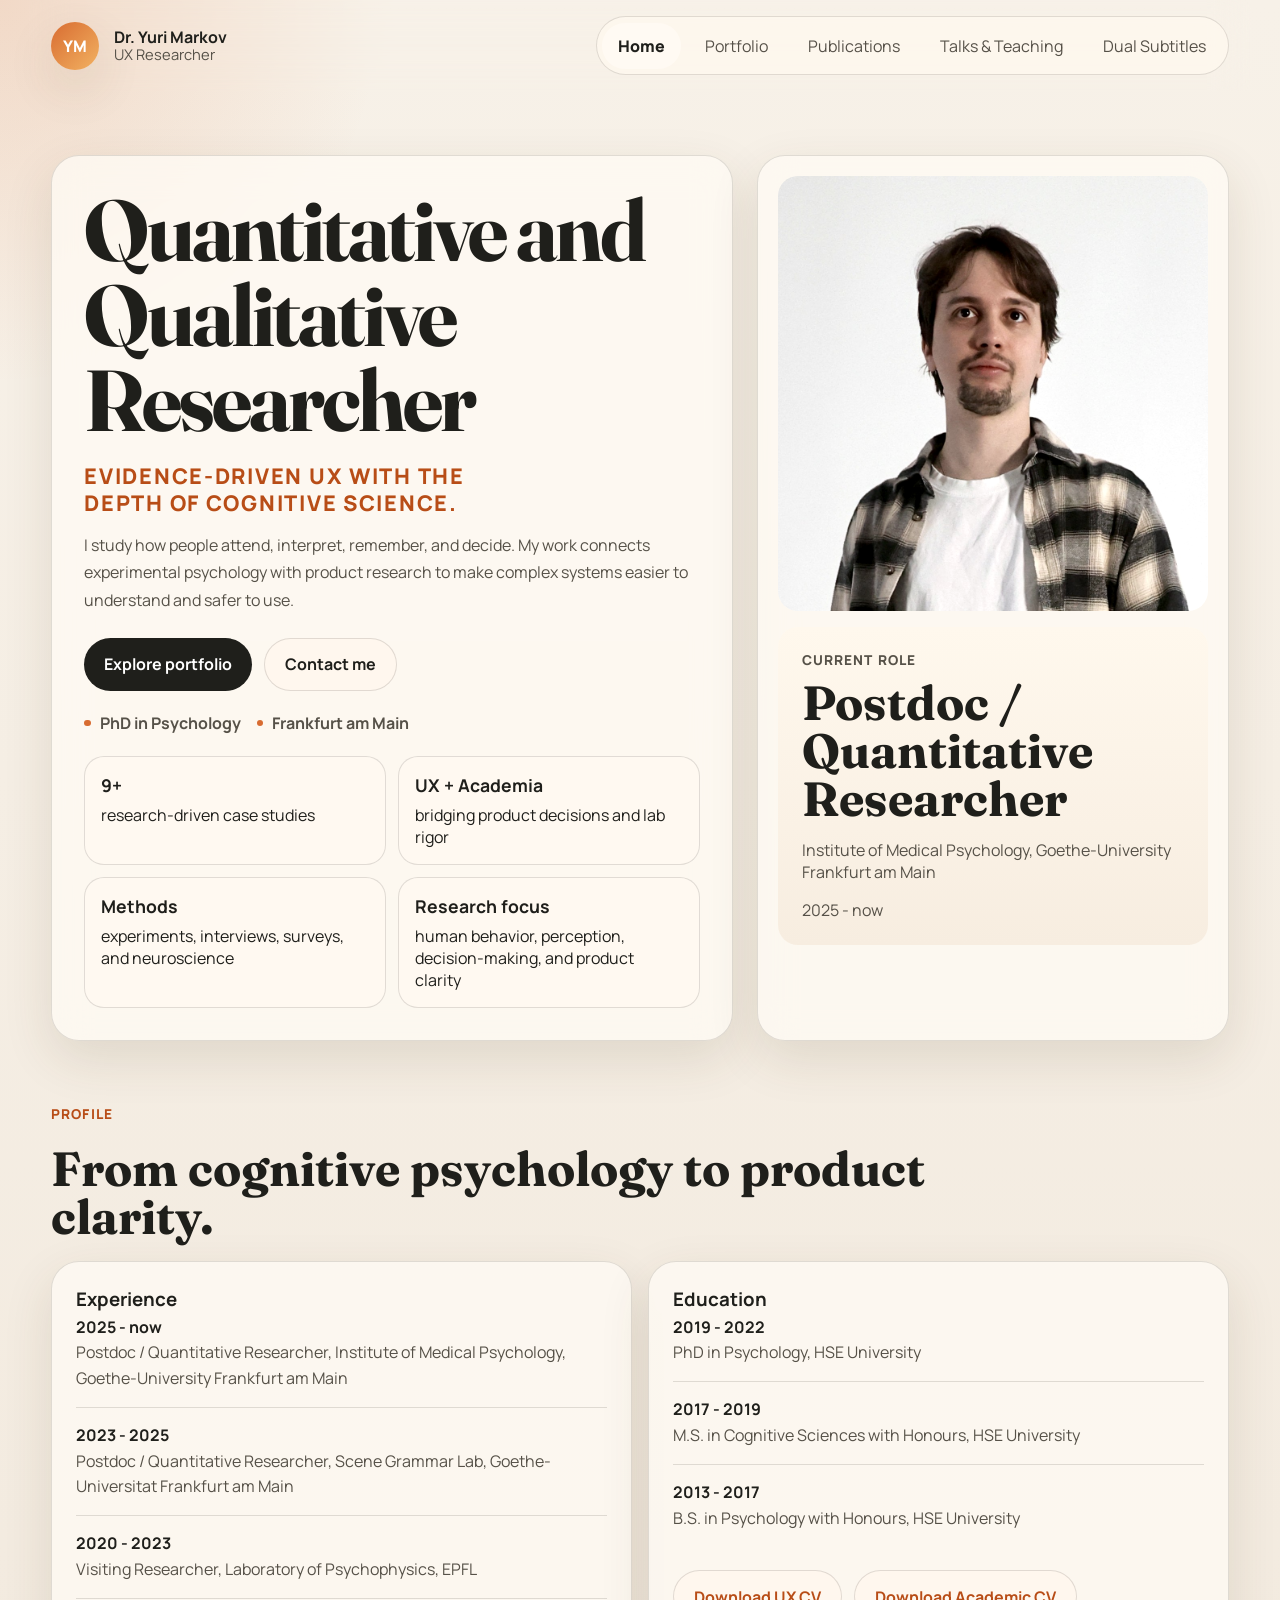
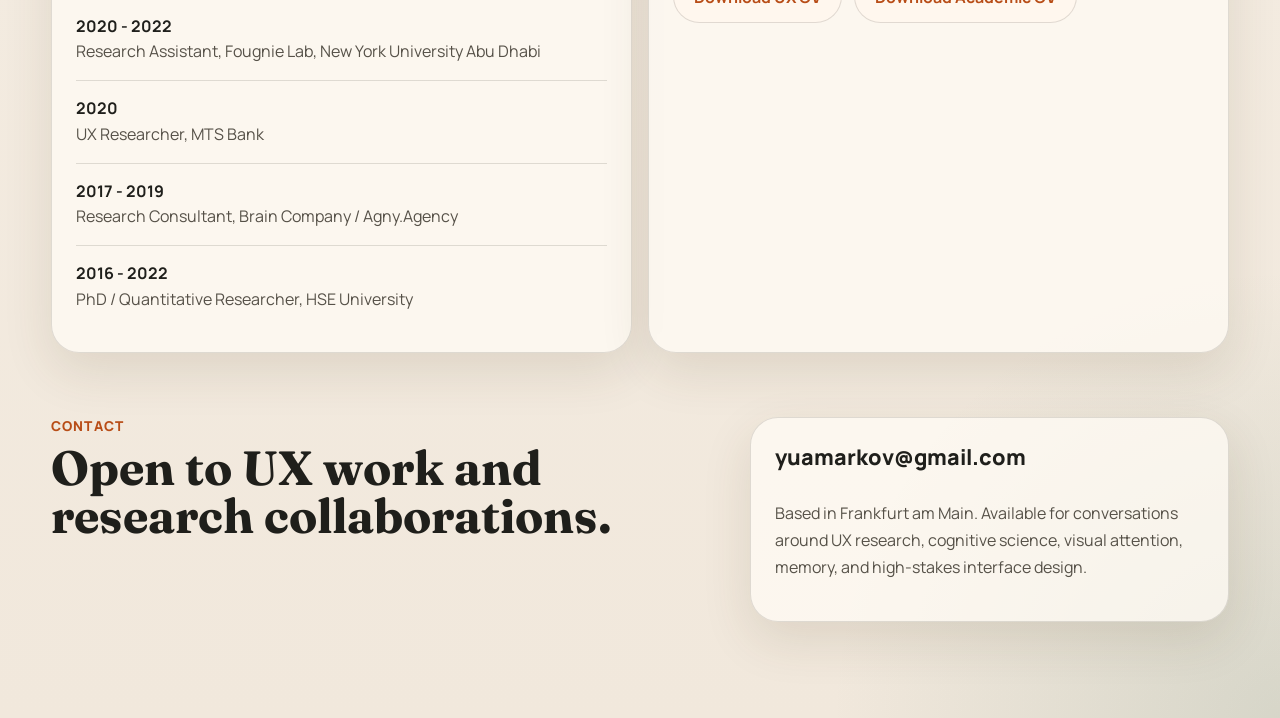
<file: index.html>
<!DOCTYPE html>
<html lang="en">
<head>
  <meta charset="UTF-8">
  <meta name="viewport" content="width=device-width, initial-scale=1.0">
  <title>Dr. Yuri Markov | UX Researcher & Cognitive Psychologist</title>
  <meta
    name="description"
    content="Portfolio of Dr. Yuri Markov, UX researcher and cognitive psychologist focused on behavioral studies, visual attention, and evidence-based product decisions."
  >
  <link rel="preconnect" href="https://fonts.googleapis.com">
  <link rel="preconnect" href="https://fonts.gstatic.com" crossorigin>
  <link
    href="https://fonts.googleapis.com/css2?family=Manrope:wght@400;500;600;700;800&family=Fraunces:opsz,wght@9..144,600;9..144,700&display=swap"
    rel="stylesheet"
  >
  <link rel="icon" href="./assets/favicon.svg" type="image/svg+xml">
  <link rel="stylesheet" href="./styles.css">
</head>
<body>
  <div class="site-shell">
    <header class="topbar">
      <a class="brand" href="#top">
        <span class="brand-mark">YM</span>
        <span class="brand-copy">
          <strong>Dr. Yuri Markov</strong>
          <span>UX Researcher</span>
        </span>
      </a>

      <nav class="nav">
        <a class="nav-current" href="./index.html">Home</a>
        <a href="./portfolio.html">Portfolio</a>
        <a href="./publications.html">Publications</a>
        <a href="./talks.html">Talks & Teaching</a>
        <a href="./dual-subtitles/index.html" target="_blank" rel="noopener">Dual Subtitles</a>
      </nav>
    </header>

    <main id="top">
      <section class="hero">
        <div class="hero-copy">
          <p class="eyebrow">Quantitative and Qualitative Researcher</p>
          <h1>Evidence-driven UX with the depth of cognitive science.</h1>
          <p class="lede">
            I study how people attend, interpret, remember, and decide. My work
            connects experimental psychology with product research to make complex
            systems easier to understand and safer to use.
          </p>

          <div class="hero-actions">
            <a class="button button-primary" href="./portfolio.html">Explore portfolio</a>
            <a class="button button-secondary" href="mailto:yuamarkov@gmail.com">Contact me</a>
          </div>

          <ul class="hero-facts" aria-label="Key facts">
            <li>PhD in Psychology</li>
            <li>Frankfurt am Main</li>
          </ul>

          <div class="signal-grid" aria-label="Highlights">
            <article>
              <strong>9+</strong>
              <span>research-driven case studies</span>
            </article>
            <article>
              <strong>UX + Academia</strong>
              <span>bridging product decisions and lab rigor</span>
            </article>
            <article>
              <strong>Methods</strong>
              <span>experiments, interviews, surveys, and neuroscience</span>
            </article>
            <article>
              <strong>Research focus</strong>
              <span>human behavior, perception, decision-making, and product clarity</span>
            </article>
          </div>
        </div>

        <aside class="hero-panel">
          <img class="hero-photo" src="./assets/images/yuri-markov-photo.jpg" alt="Dr. Yuri Markov">
          <div class="panel-card">
            <p class="panel-label">Current role</p>
            <h2>Postdoc / Quantitative Researcher</h2>
            <p>Institute of Medical Psychology, Goethe-University Frankfurt am Main</p>
            <span>2025 - now</span>
          </div>

        </aside>
      </section>

      <section class="section section-grid">
        <div class="section-heading">
          <p class="eyebrow">Profile</p>
          <h2>From cognitive psychology to product clarity.</h2>
        </div>

        <div class="profile-grid">
          <article class="info-card">
            <h3>Experience</h3>
            <ul class="timeline">
              <li><span>2025 - now</span> Postdoc / Quantitative Researcher, Institute of Medical Psychology, Goethe-University Frankfurt am Main</li>
              <li><span>2023 - 2025</span> Postdoc / Quantitative Researcher, Scene Grammar Lab, Goethe-Universitat Frankfurt am Main</li>
              <li><span>2020 - 2023</span> Visiting Researcher, Laboratory of Psychophysics, EPFL</li>
              <li><span>2020 - 2022</span> Research Assistant, Fougnie Lab, New York University Abu Dhabi</li>
              <li><span>2020</span> UX Researcher, MTS Bank</li>
              <li><span>2017 - 2019</span> Research Consultant, Brain Company / Agny.Agency</li>
              <li><span>2016 - 2022</span> PhD / Quantitative Researcher, HSE University</li>
            </ul>
          </article>

          <article class="info-card">
            <h3>Education</h3>
            <ul class="timeline">
              <li><span>2019 - 2022</span> PhD in Psychology, HSE University</li>
              <li><span>2017 - 2019</span> M.S. in Cognitive Sciences with Honours, HSE University</li>
              <li><span>2013 - 2017</span> B.S. in Psychology with Honours, HSE University</li>
            </ul>

            <div class="link-row">
              <a class="button button-secondary" href="./assets/cv/yury-markov-ux-cv-2026.pdf" target="_blank" rel="noreferrer">Download UX CV</a>
              <a class="button button-secondary" href="./assets/cv/yury-markov-academic-cv-2026.pdf" target="_blank" rel="noreferrer">Download Academic CV</a>
            </div>
          </article>
        </div>
      </section>

      <section class="section contact-section" id="contact">
        <div>
          <p class="eyebrow">Contact</p>
          <h2>Open to UX work and research collaborations.</h2>
        </div>

        <div class="contact-card">
          <a class="contact-mail" href="mailto:yuamarkov@gmail.com">yuamarkov@gmail.com</a>
          <p>
            Based in Frankfurt am Main. Available for conversations around UX research,
            cognitive science, visual attention, memory, and high-stakes interface design.
          </p>
        </div>
      </section>
    </main>
  </div>

</body>
</html>
</file>
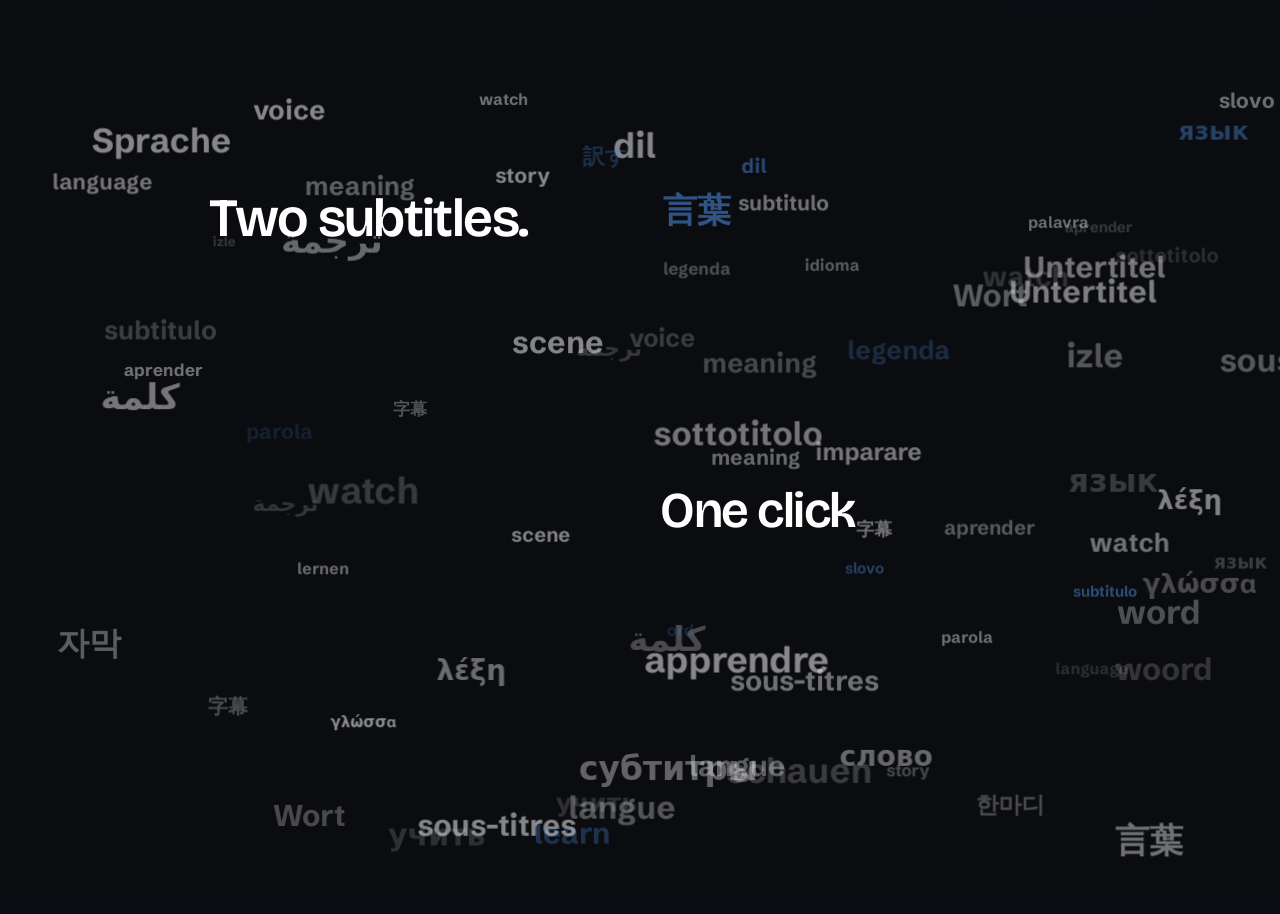
<file: dual-subtitles/index.html>
<!doctype html>
<html lang="en">
<head>
<meta charset="utf-8">
<meta name="viewport" content="width=device-width, initial-scale=1">
<link rel="preconnect" href="https://fonts.gstatic.com" crossorigin>
<link href="https://fonts.googleapis.com/css2?family=Bricolage+Grotesque:opsz,wght@12..96,400..700&family=Schibsted+Grotesk:wght@400;500;600;700&display=swap" rel="stylesheet">
<link rel="stylesheet" href="promo.css">
<style>
  body{
    min-height:100vh;
    background:
      radial-gradient(1000px 620px at 84% -12%, rgba(74,134,212,.28), transparent 60%),
      radial-gradient(760px 520px at 4% 108%, rgba(74,134,212,.14), transparent 60%),
      radial-gradient(680px 460px at 50% 46%, rgba(107,163,234,.05), transparent 72%),
      linear-gradient(180deg,#0c0f1a 0%,var(--bg) 54%);
  }
  .hero{flex:1;width:100%;display:grid;grid-template-columns:minmax(0,1.05fr) minmax(420px,.95fr);align-items:center;gap:clamp(40px,4vw,72px);padding:clamp(8px,2vh,30px) var(--gutter-x) clamp(16px,3vh,44px)}

  .eyebrow{display:inline-flex;align-items:center;gap:9px;margin-bottom:clamp(10px,1.6vh,18px);padding:7px 15px;border-radius:999px;
    background:rgba(255,255,255,.04);border:1px solid var(--line2);font-family:var(--font);
    font-size:clamp(11px,.78vw,13px);font-weight:600;letter-spacing:.18em;text-transform:uppercase;color:var(--accent3)}
  .eyebrow::before{content:"";width:6px;height:6px;border-radius:50%;background:var(--accent)}

  h1{position:relative;z-index:2;font-family:var(--font-display);font-size:clamp(34px,2.4vw + 1.5vh,70px);line-height:1.04;font-weight:600;letter-spacing:-.03em;text-wrap:balance;margin-bottom:clamp(12px,1.6vh,20px)}
  h1 .target-word{display:inline-block}
  h1 .g{position:relative;color:var(--accent);padding-right:.04em}
  h1 .g::after{content:"";position:absolute;left:.02em;right:.08em;bottom:.0em;height:.055em;border-radius:99px;
    background:linear-gradient(90deg,transparent,var(--accent),var(--accent2));transform:scaleX(0);transform-origin:left;
    transition:transform .8s var(--ease-out) .35s}
  body.revealed h1 .g::after{transform:scaleX(1)}

  .sub{font-size:clamp(16.5px,.45vw + .9vh,21px);line-height:1.55;color:var(--dim);max-width:54ch;margin-bottom:clamp(16px,2vh,26px);text-wrap:pretty}
  .feats{display:flex;flex-wrap:wrap;gap:9px;margin-bottom:clamp(16px,2vh,26px);max-width:560px}
  .feat{display:inline-flex;align-items:center;gap:10px;padding:11px 16px;border-radius:12px;background:rgba(255,255,255,.045);
    border:1px solid var(--line2);font-size:15.5px;font-weight:600;
    transition:transform .32s var(--ease-out),border-color .28s var(--ease-out),background .28s var(--ease-out)}
  .feat svg{width:18px;height:18px;color:var(--accent);transition:color .28s var(--ease-out)}
  .feat:hover{transform:translateY(-3px);border-color:var(--accent-line);background:rgba(74,134,212,.1)}
  .feat:hover svg{color:var(--accent2)}

  a.cta{display:inline-flex;align-items:center;gap:15px;background:var(--accent-strong);color:#fff;font-weight:600;font-size:17px;
    padding:12px 13px 12px 26px;border-radius:999px;border:0;text-decoration:none;
    box-shadow:0 10px 26px rgba(0,0,0,.5),inset 0 1px 0 rgba(255,255,255,.14);
    transition:transform .2s var(--ease-out),box-shadow .22s var(--ease-out),background .18s var(--ease-out),opacity .62s var(--ease-out)}
  a.cta .cta-ic{display:inline-flex;align-items:center;justify-content:center;width:36px;height:36px;border-radius:50%;
    background:rgba(255,255,255,.16);transition:transform .2s var(--ease-out),background .18s var(--ease-out)}
  a.cta .cta-ic svg{width:17px;height:17px}
  a.cta:hover{transform:translateY(-2px);background:var(--accent-press);
    box-shadow:0 15px 32px rgba(0,0,0,.5),0 0 0 1px rgba(214,230,255,.3)}
  a.cta:hover .cta-ic{background:rgba(255,255,255,.26);transform:translateX(3px)}
  a.cta:active{transform:translateY(0) scale(.98);transition-duration:.09s}
  a.cta:focus-visible{outline:2px solid #fff;outline-offset:3px}
  .note{margin-top:13px;color:var(--dim);font-size:14.5px;line-height:1.45}
  .note b{color:var(--fg);font-weight:600}
  .support{display:flex;flex-wrap:wrap;gap:8px;margin-top:16px;max-width:620px}
  .support span{display:inline-flex;align-items:center;gap:7px;border:1px solid var(--line2);background:rgba(255,255,255,.045);border-radius:999px;padding:7px 11px;font-size:13px;font-weight:700;color:var(--accent3)}
  .support span::before{content:"";width:6px;height:6px;border-radius:50%;background:var(--accent)}
  .visual-wrap{position:relative;perspective:1100px}
  .stage-shell{position:relative;padding:7px;border-radius:27px;background:rgba(255,255,255,.035);
    border:1px solid rgba(255,255,255,.09);box-shadow:0 34px 90px rgba(0,0,0,.6),inset 0 1px 0 rgba(255,255,255,.08);
    transform-style:preserve-3d;transition:transform .4s var(--ease-out),box-shadow .55s var(--ease-out)}
  .stage-shell:hover{box-shadow:0 44px 110px rgba(0,0,0,.66),inset 0 1px 0 rgba(255,255,255,.1)}
  .stage{position:relative;width:100%;height:clamp(336px,42vh,470px);border-radius:20px;overflow:hidden;
    box-shadow:inset 0 0 0 1px rgba(255,255,255,.06);
    background:#070708 url("hisgirlfriday.jpg") 50% 30% / cover no-repeat}
  .stage::after{content:"";position:absolute;inset:0;border-radius:20px;box-shadow:inset 0 0 0 1px rgba(255,255,255,.05);pointer-events:none}
  .scrim{position:absolute;inset:0;background:linear-gradient(180deg, rgba(7,7,8,.04) 0%, rgba(7,7,8,.28) 45%, rgba(7,7,8,.92) 100%)}
  .film-badge{position:absolute;top:14px;left:14px;font-size:12.5px;color:rgba(242,243,247,.82);background:rgba(8,9,13,.74);
    border:1px solid var(--line);border-radius:999px;padding:5px 11px}
  .subs{position:absolute;left:5%;right:5%;bottom:7%;text-align:center;text-shadow:0 2px 6px rgba(0,0,0,.95)}
  .orig{font-size:25px;font-weight:600;line-height:1.3}
  .orig .w{background:rgba(34,86,143,.88);color:#eaf2ff;border:1px solid rgba(214,230,255,.34);border-radius:5px;padding:0 4px}
  .trans{margin-top:7px;font-size:18px;font-weight:600;color:var(--accent3)}
  .pop{position:absolute;left:50%;bottom:46%;width:200px;background:#0c0d10;border:1px solid var(--line2);
    border-radius:14px;padding:12px 13px;box-shadow:0 18px 50px rgba(0,0,0,.6)}
  .pop .pw{font-size:19px;font-weight:700}
  .pop .pt{font-size:16px;color:var(--accent3);margin-top:3px}
  .pop .pm{font-size:11px;color:var(--dim);margin-top:8px;display:inline-block;border:1px solid var(--line);border-radius:999px;padding:3px 8px}
  .pop .pa{display:flex;gap:7px;margin-top:11px}
  .pop .pb{flex:1;text-align:center;font-size:12px;font-weight:600;padding:7px;border-radius:9px;background:#1c1e26;border:1px solid var(--line2)}
  .pop .pb.save{background:var(--accent-strong);border-color:rgba(214,230,255,.22);color:#fff}
  .toggle-chip{position:absolute;top:14px;right:14px;display:flex;align-items:center;gap:9px;background:rgba(8,9,13,.74);
    border:1px solid var(--line2);border-radius:999px;padding:9px 14px;font-size:14px;font-weight:600}
  .sw{width:34px;height:19px;border-radius:999px;background:var(--accent);position:relative}
  .sw::after{content:"";position:absolute;top:2px;right:2px;width:15px;height:15px;border-radius:50%;background:#fff}

  .intro-layer{position:fixed;inset:0;z-index:40;pointer-events:none;overflow:hidden;background:rgba(11,12,15,.94)}
  .cloud-word,.focus-word{position:absolute;left:0;top:0;white-space:nowrap;will-change:transform,opacity}
  .cloud-word{font-weight:700;color:rgba(255,255,255,.82);opacity:0;filter:blur(.1px);transition:opacity .55s ease}
  .focus-word{z-index:45;font-family:var(--font-display);font-weight:600;letter-spacing:-.03em;color:#fff;opacity:0;line-height:1.04;transition:transform .95s cubic-bezier(.18,.72,.18,1),opacity .55s ease}
  .focus-word.accent{color:var(--accent)}
  body:not(.motion-done) h1{opacity:0}
  .reveal{opacity:0;transform:translateY(14px);transition:opacity .62s var(--ease-out),transform .62s var(--ease-out)}
  body.revealed .reveal{opacity:1;transform:none}
  body.revealed .site-header.reveal{transition-delay:.05s}
  body.revealed .intro-layer{opacity:0;visibility:hidden;transition:opacity .45s ease,visibility .45s}
  body.clearing .cloud-word{opacity:0!important}
  @media (max-width:900px){
    .hero{grid-template-columns:1fr;padding:24px 28px 38px;gap:28px}
    h1{font-size:44px}
    .stage{height:360px}
  }
  @media (max-width:650px){
    .intro-layer{display:none}
    .cloud-word,.focus-word{display:none}
    .reveal{opacity:1;transform:none;transition:none}
    body:not(.motion-done) h1{opacity:1}
    h1 .g::after{transform:scaleX(1)}
    .hero{padding:28px 28px 38px;gap:26px}
    h1{font-size:clamp(36px,10.5vw,44px)}
    .stage{height:340px}
    .pop{display:none}
    .orig{font-size:21px}
    .trans{font-size:16px}
  }
  @media (prefers-reduced-motion:reduce){
    .intro-layer{display:none}.reveal{opacity:1;transform:none;transition:none}body:not(.motion-done) h1{opacity:1}
    h1 .g::after{transition:none;transform:scaleX(1)}
    a.cta,a.cta .cta-ic,.feat,.feat svg,.stage-shell{transition:none}
  }
</style>
</head>
<body>
  <div class="intro-layer" aria-hidden="true"></div>

  <header class="site-header reveal">
    <img class="logo" src="icon.png" alt="Dual Subtitles">
    <span class="brand">Dual Subtitles</span>
    <nav class="nav">
      <a href="index.html" class="active">Overview</a>
      <a href="features.html">Features</a>
      <a href="deepl-setup.html">DeepL setup</a>
      <a href="vote.html">Vote</a>
      <a href="https://chromewebstore.google.com/detail/dual-subtitles-learn-lang/jajbflfkcnblbbhfahhagfkonbeghpbc" target="_blank" rel="noopener">Chrome Store</a>
    </nav>
    <span class="pill"><svg viewBox="0 0 24 24" fill="none" stroke="currentColor" stroke-width="2.5" stroke-linecap="round" stroke-linejoin="round"><polyline points="20 6 9 17 4 12"/></svg>100% free</span>
  </header>

  <main class="hero">
    <section>
      <span class="eyebrow reveal">Chrome extension &middot; 100% free</span>
      <h1><span class="target-word" data-focus="0">Two subtitles.</span><br><span class="target-word" data-focus="1">One click</span> <span class="target-word g" data-focus="2">to learn.</span></h1>
      <p class="sub reveal" style="transition-delay:.12s">Watch films with the original line and a live translation underneath. Tap any word to translate it and save it to your vocabulary.</p>
      <div class="feats reveal" style="transition-delay:.2s">
        <span class="feat"><svg viewBox="0 0 24 24" fill="none" stroke="currentColor" stroke-width="2"><path d="M4 5h16M4 12h16M4 19h10"/></svg>Dual subtitles</span>
        <span class="feat"><svg viewBox="0 0 24 24" fill="none" stroke="currentColor" stroke-width="2"><path d="M5 8h14M9 4v4M7 16l3-8 3 8M19 12h-6M16 9l3 3-3 3"/></svg>Click-to-translate</span>
        <span class="feat"><svg viewBox="0 0 24 24" fill="none" stroke="currentColor" stroke-width="2" stroke-linecap="round" stroke-linejoin="round"><path d="M6.5 2H20v20H6.5A2.5 2.5 0 0 1 4 19.5v-15A2.5 2.5 0 0 1 6.5 2z"/></svg>Vocabulary book</span>
        <span class="feat"><svg viewBox="0 0 24 24" fill="none" stroke="currentColor" stroke-width="2"><circle cx="12" cy="12" r="9"/><path d="M8 12h8M12 8v8"/></svg>No account, no fees</span>
      </div>
      <a class="cta reveal" href="https://chromewebstore.google.com/detail/dual-subtitles-learn-lang/jajbflfkcnblbbhfahhagfkonbeghpbc" target="_blank" rel="noopener" style="transition-delay:.28s">Add to Chrome &mdash; free<span class="cta-ic"><svg viewBox="0 0 24 24" fill="none" stroke="#fff" stroke-width="2" stroke-linecap="round" stroke-linejoin="round"><path d="M12 5v14M5 12h14"/></svg></span></a>
      <div class="note reveal" style="transition-delay:.34s">Works on <b>Prime Video</b>, <b>Kino.pub</b>, <b>YouTube</b> and <b>HDRezka / Rezka players</b>.</div>
      <div class="support reveal" style="transition-delay:.38s" aria-label="Supported sites">
        <span>Prime Video</span>
        <span>Kino.pub</span>
        <span>YouTube</span>
        <span>HDRezka / Rezka</span>
      </div>
    </section>

    <section class="visual-wrap reveal" style="transition-delay:.18s">
      <div class="stage-shell">
      <div class="stage" role="img" aria-label="Dual Subtitles over a scene from His Girl Friday (1940): the line “Walter, you're wonderful, in a loathsome sort of way.” shown with its German translation underneath, and a popup translating the word “loathsome” to “abscheulich”.">
        <div class="scrim"></div>
        <div class="film-badge">His Girl Friday (1940) &middot; public domain</div>
        <div class="toggle-chip">Show translation <span class="sw"></span></div>
        <div class="pop">
          <div class="pw">loathsome</div>
          <div class="pt">abscheulich</div>
          <span class="pm">en &rarr; de &middot; DeepL</span>
        </div>
        <div class="subs">
          <div class="orig">Walter, you're wonderful, in a <span class="w">loathsome</span> sort of way.</div>
          <div class="trans">Walter, du bist wunderbar &mdash; auf eine abscheuliche Art.</div>
        </div>
      </div>
      </div>
    </section>
  </main>

  <footer class="site-footer reveal" style="transition-delay:.4s">
    <span class="fbrand"><img src="icon.png" alt="">Dual Subtitles</span>
    <span>Free &middot; no account &middot; works on Prime Video, Kino.pub, YouTube &amp; Rezka players</span>
    <nav class="flinks">
      <a href="index.html">Overview</a>
      <a href="features.html">Features</a>
      <a href="deepl-setup.html">DeepL setup</a>
      <a href="vote.html">Vote</a>
      <a href="https://chromewebstore.google.com/detail/dual-subtitles-learn-lang/jajbflfkcnblbbhfahhagfkonbeghpbc" target="_blank" rel="noopener">Chrome Store</a>
      <a href="privacy.html">Privacy</a>
      <a href="license.html">License</a>
      <a href="https://www.deepl.com/pro-api">DeepL API</a>
      <a href="../index.html">Made by Yuri Markov</a>
    </nav>
  </footer>

  <script>
    (function(){
      var body=document.body;
      var layer=document.querySelector('.intro-layer');
      var timers=[];
      function clearAll(){timers.forEach(function(t){clearTimeout(t);});timers=[];}
      function unbind(){['pointerdown','keydown','wheel','touchstart'].forEach(function(ev){window.removeEventListener(ev,skip,true);});}
      function done(){
        clearAll();
        body.classList.remove('clearing');
        body.classList.add('motion-done','revealed');
        if(layer){layer.style.opacity='0';layer.style.visibility='hidden';setTimeout(function(){layer.style.display='none';},450);}
        try{sessionStorage.setItem('kpds_seen','1');}catch(e){}
        unbind();
      }
      function skip(){done();}

      var reduce=window.matchMedia&&window.matchMedia('(prefers-reduced-motion: reduce)').matches;
      var seen=false;try{seen=sessionStorage.getItem('kpds_seen')==='1';}catch(e){}
      if(reduce||seen){done();return;}

      // let any interaction fast-forward the intro
      ['pointerdown','keydown','wheel','touchstart'].forEach(function(ev){
        window.addEventListener(ev,skip,{capture:true,passive:true});
      });

      function buildIntro(){
      var words=[
        'word','Wort','mot','palabra','parola','slovo','palavra','woord','ord',
        'subtitle','Untertitel','sous-titres','subtitulo','sottotitolo','napisy','legenda',
        'learn','lernen','apprendre','aprender','imparare','leren','izle','watch','schauen',
        'language','Sprache','langue','idioma','lingua','dil','meaning','story','voice','scene',
        '\u0441\u043b\u043e\u0432\u043e','\u0441\u0443\u0431\u0442\u0438\u0442\u0440\u044b','\u0443\u0447\u0438\u0442\u044c','\u044f\u0437\u044b\u043a',
        '\u8a00\u8449','\u5b57\u5e55','\u8a33\u3059','\ud55c\ub9c8\ub514','\uc790\ub9c9',
        '\u0643\u0644\u0645\u0629','\u062a\u0631\u062c\u0645\u0629','\u03bb\u03ad\u03be\u03b7','\u03b3\u03bb\u03ce\u03c3\u03c3\u03b1'
      ];
      var cloudCount=112;
      for(var i=0;i<cloudCount;i++){
        timers.push(setTimeout(function(){
          var el=document.createElement('span');
          el.className='cloud-word';
          el.textContent=words[Math.floor(Math.random()*words.length)];
          el.style.fontSize=(13+Math.random()*24).toFixed(0)+'px';
          el.style.transform='translate3d('+(4+Math.random()*92)+'vw,'+(7+Math.random()*84)+'vh,0)';
          if(Math.random()<.18) el.style.color='var(--accent)';
          layer.appendChild(el);
          requestAnimationFrame(function(){el.style.opacity=(.16+Math.random()*.5).toFixed(2);});
        },i*16));
      }

      var focusLabels=['Two subtitles.','One click','to learn.'];
      var focusEls=focusLabels.map(function(label,idx){
        var el=document.createElement('span');
        el.className='focus-word'+(idx===2?' accent':'');
        el.textContent=label;
        el.style.fontSize=(idx===0?'54px':'50px');
        layer.appendChild(el);
        var x=[18,52,36][idx]+(Math.random()*6-3);
        var y=[22,53,69][idx]+(Math.random()*6-3);
        el.style.transform='translate3d('+x+'vw,'+y+'vh,0)';
        return el;
      });

      timers.push(setTimeout(function(){
        focusEls.forEach(function(el,idx){
          timers.push(setTimeout(function(){el.style.opacity='1';},idx*380));
        });
      },620));

      timers.push(setTimeout(function(){
        body.classList.add('clearing');
        document.querySelectorAll('.target-word').forEach(function(target){
          var idx=Number(target.getAttribute('data-focus'));
          var rect=target.getBoundingClientRect();
          focusEls[idx].style.fontSize=window.getComputedStyle(target).fontSize;
          focusEls[idx].style.transform='translate3d('+rect.left+'px,'+rect.top+'px,0)';
        });
      },2250));

      timers.push(setTimeout(done,3350));
      }

      // Start only once the display font is ready, so the headline never
      // animates in a fallback face and then visibly swaps. Fallback timer
      // guarantees the intro still runs if font loading stalls.
      if(document.fonts&&document.fonts.ready){
        var started=false,go=function(){if(started)return;started=true;buildIntro();};
        document.fonts.ready.then(go);
        timers.push(setTimeout(go,900));
      }else{
        buildIntro();
      }
    })();
  </script>

  <script>
    // Subtle mouse-tilt on the film frame (desktop, fine pointer, motion-ok).
    (function(){
      var fine=window.matchMedia&&window.matchMedia('(hover: hover) and (pointer: fine)').matches;
      var reduce=window.matchMedia&&window.matchMedia('(prefers-reduced-motion: reduce)').matches;
      if(!fine||reduce)return;
      var wrap=document.querySelector('.visual-wrap'),shell=document.querySelector('.stage-shell');
      if(!wrap||!shell)return;
      var raf=0,tx=0,ty=0;
      function apply(){raf=0;shell.style.transform='translateY(-3px) rotateX('+ty+'deg) rotateY('+tx+'deg)';}
      wrap.addEventListener('pointermove',function(e){
        var r=wrap.getBoundingClientRect();
        var px=(e.clientX-r.left)/r.width-0.5, py=(e.clientY-r.top)/r.height-0.5;
        tx=px*7; ty=-py*7;
        if(!raf)raf=requestAnimationFrame(apply);
      });
      wrap.addEventListener('pointerleave',function(){tx=0;ty=0;shell.style.transform='';});
    })();
  </script>
</body>
</html>
</file>
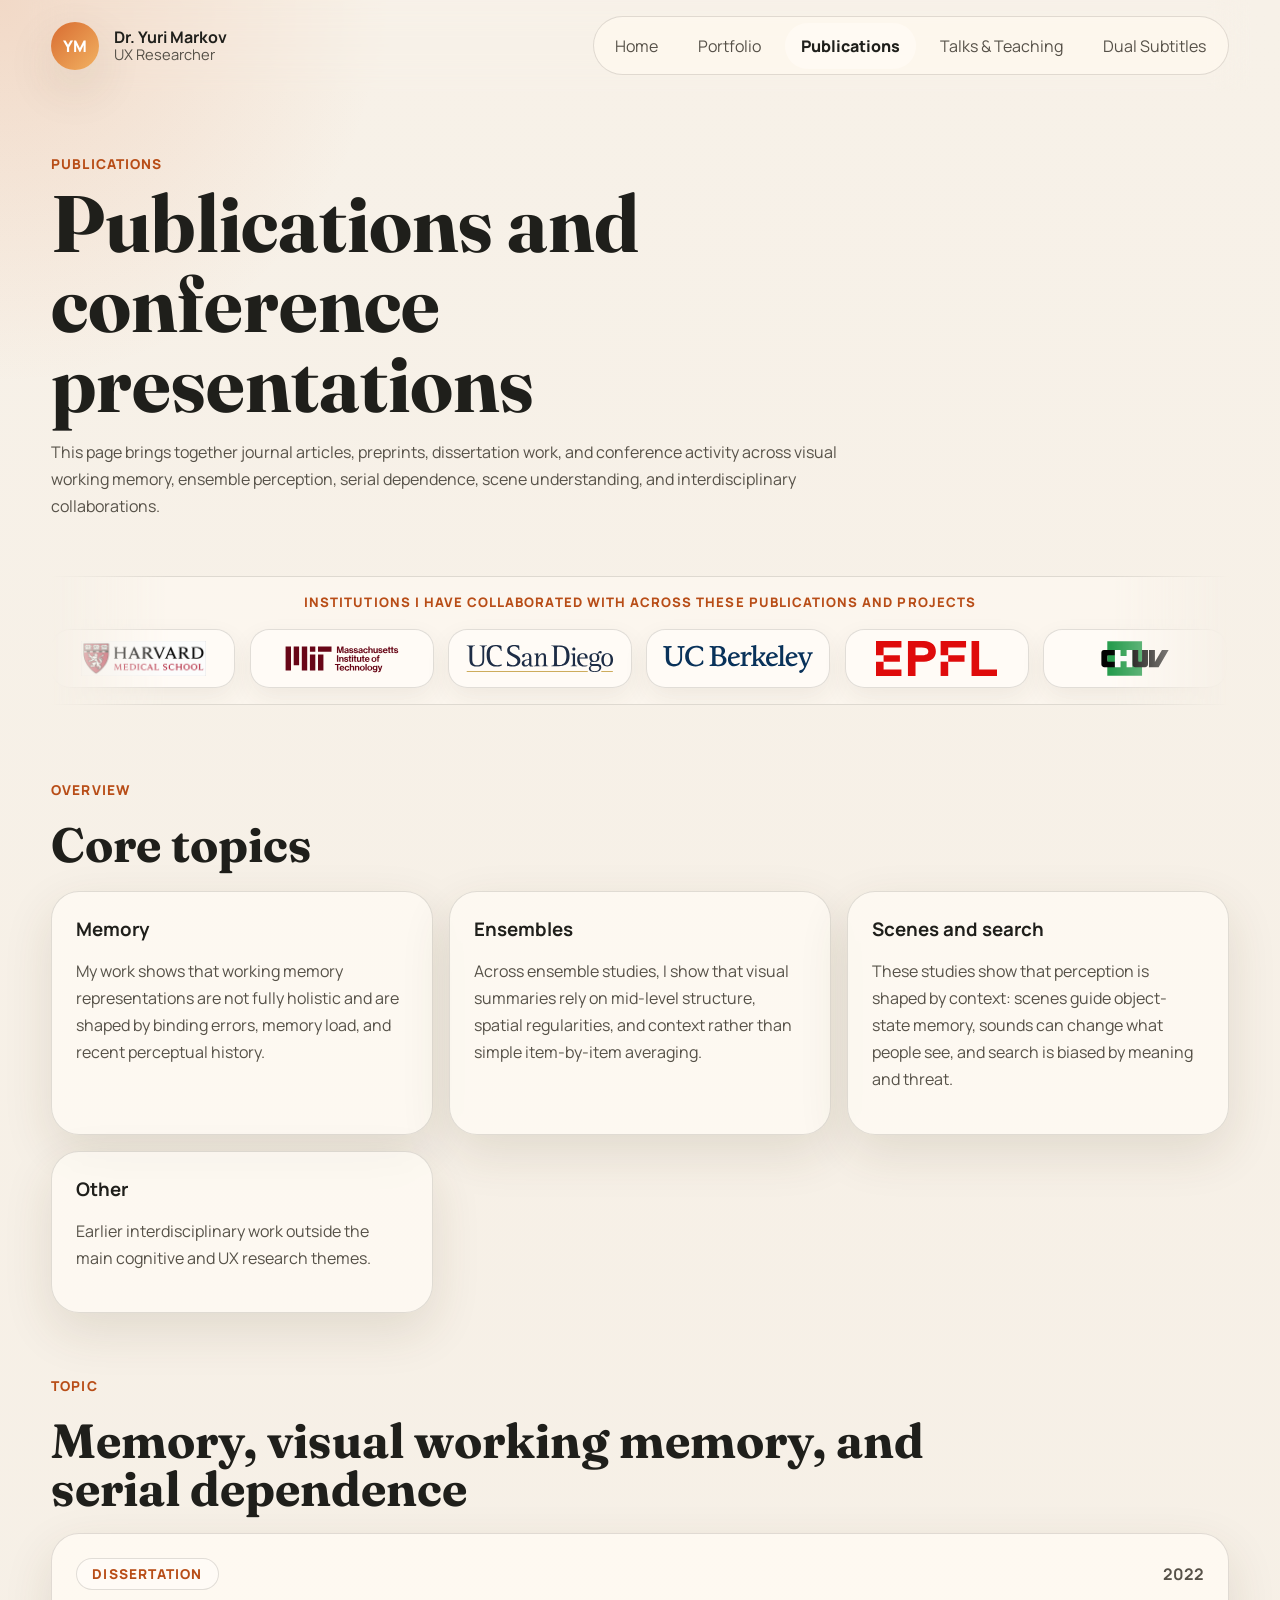
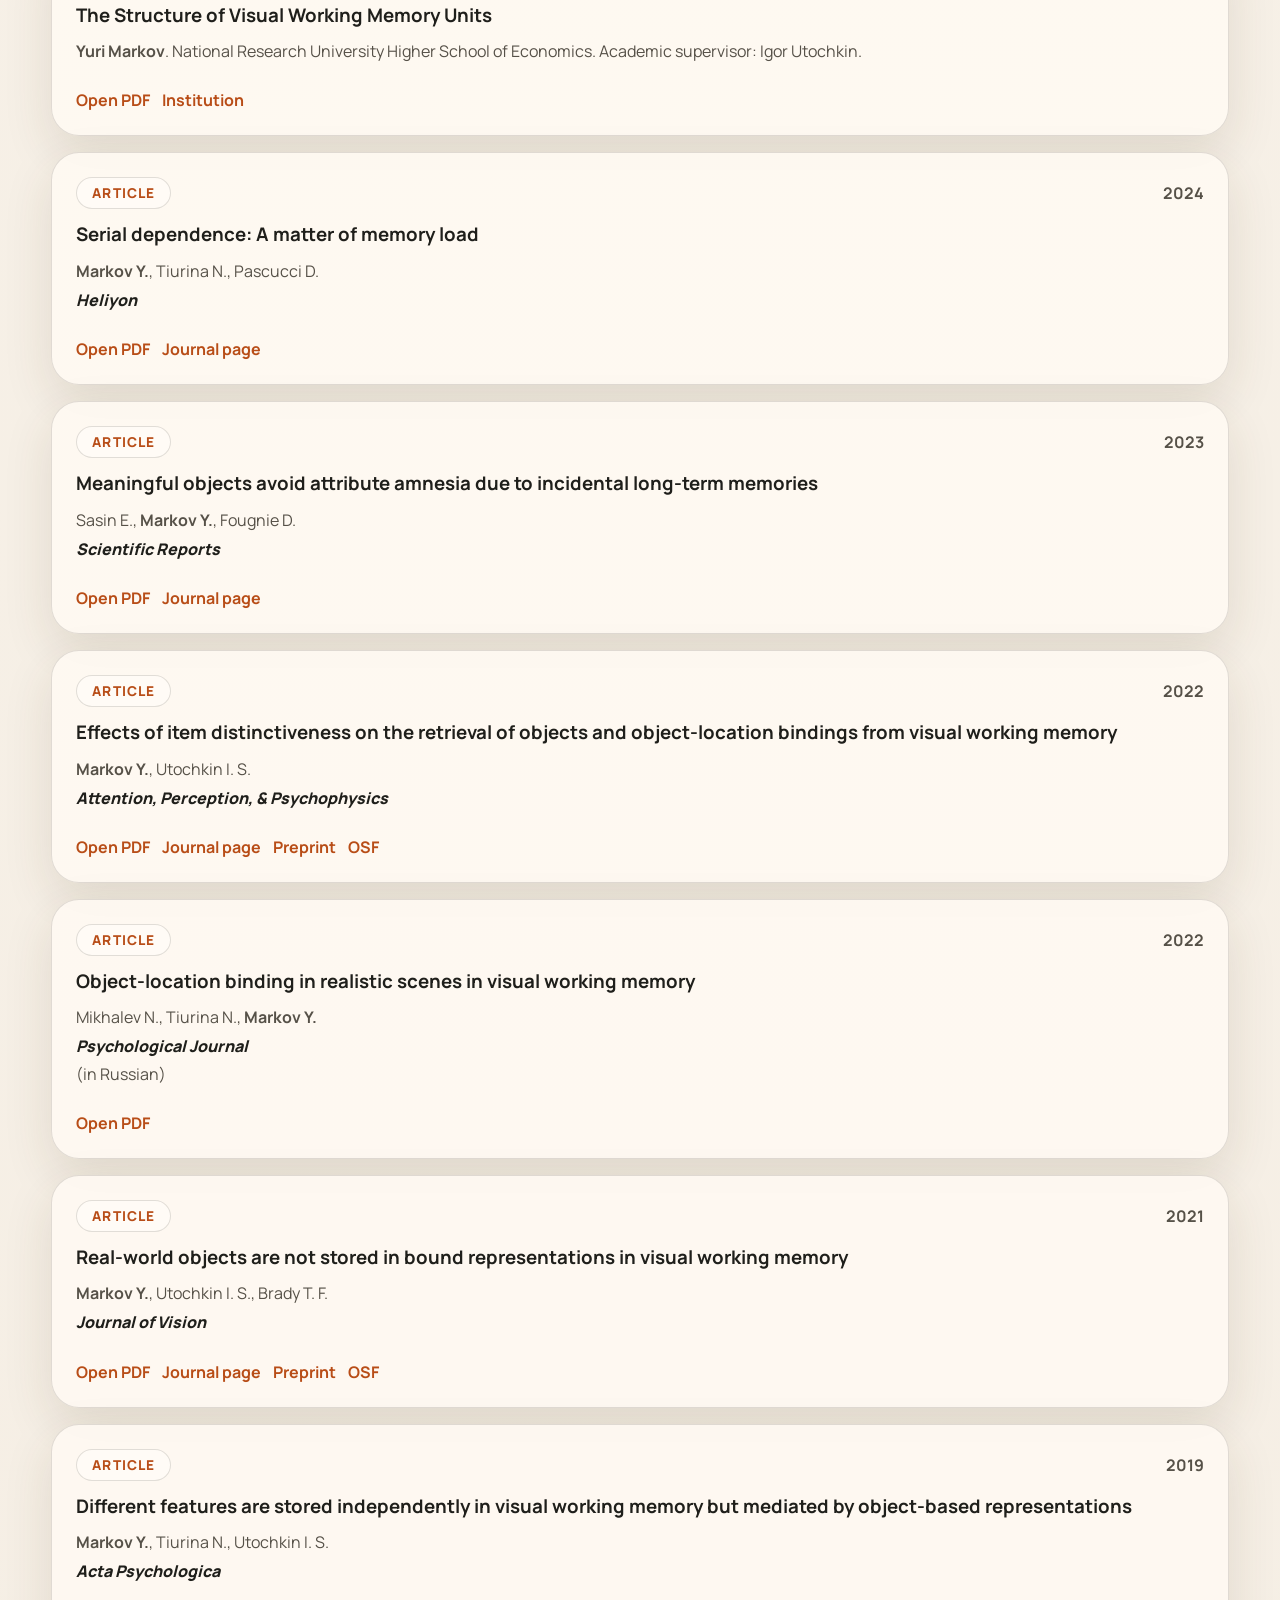
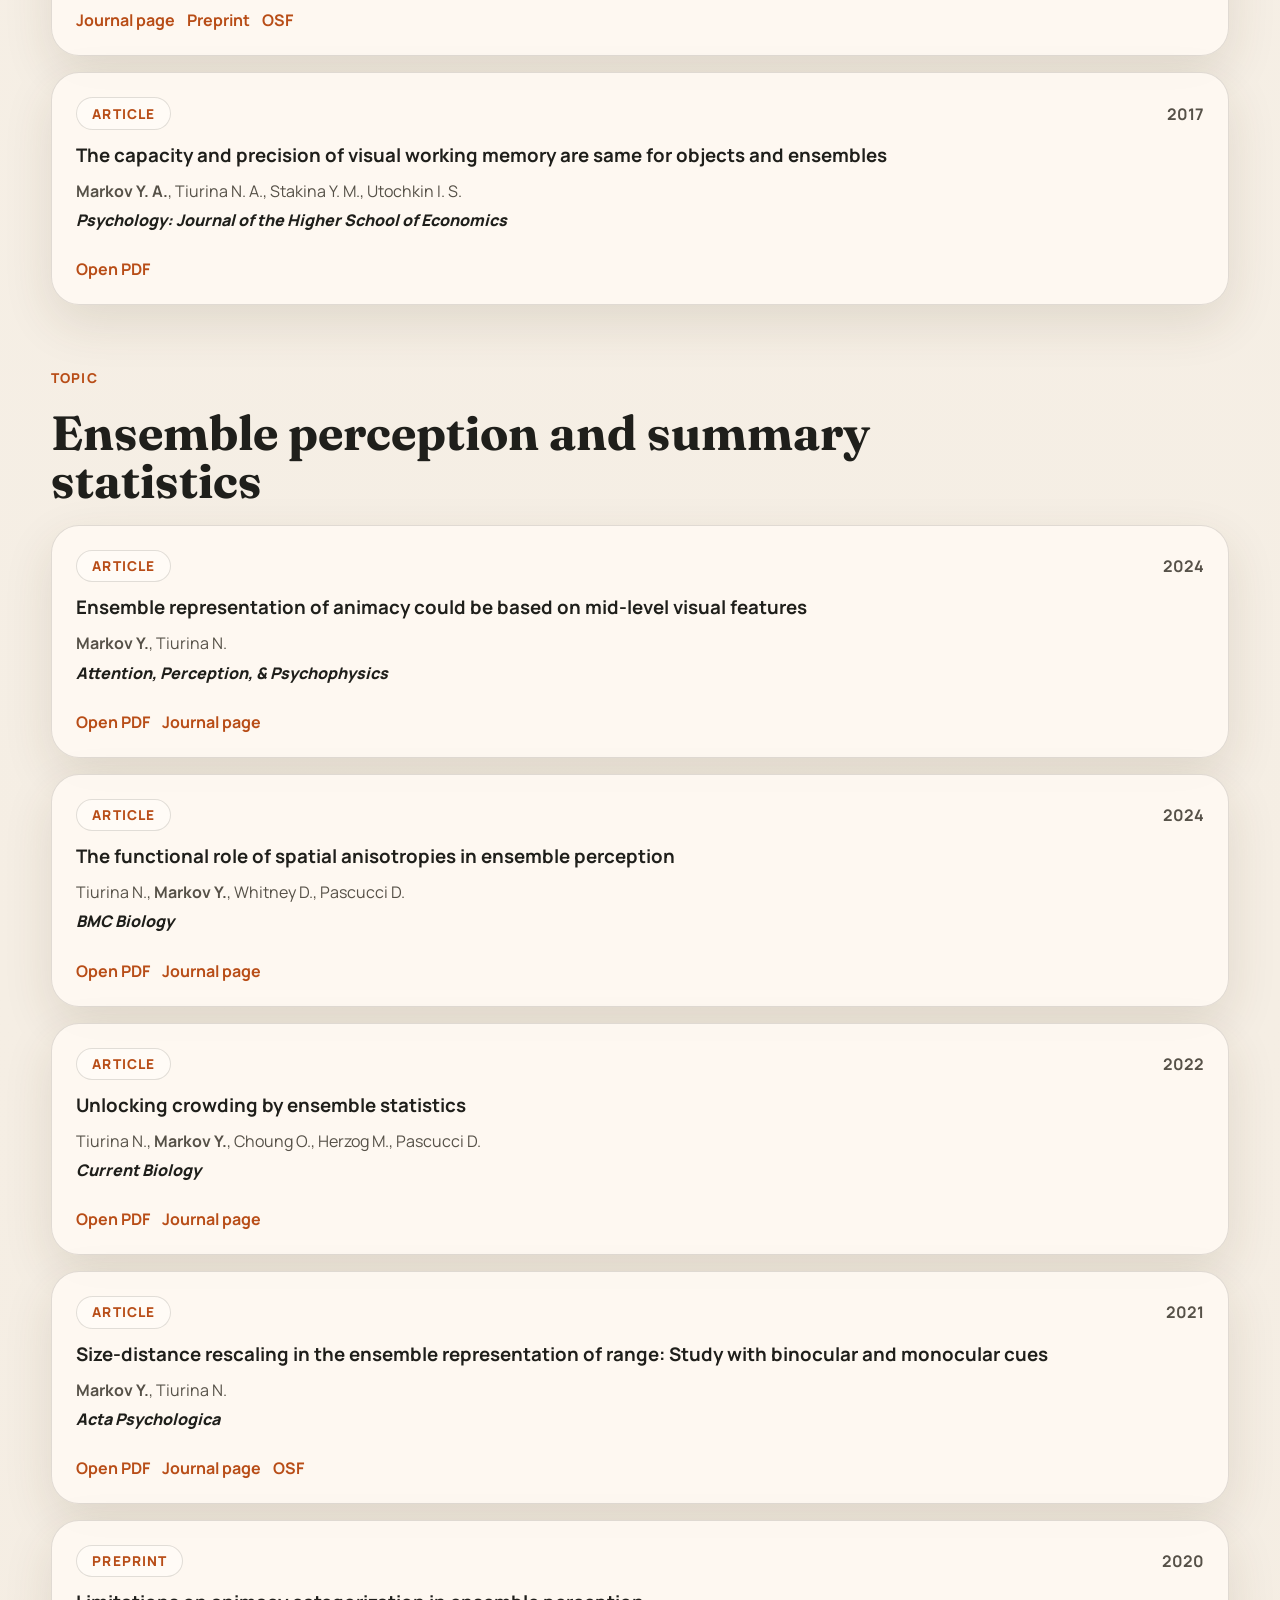
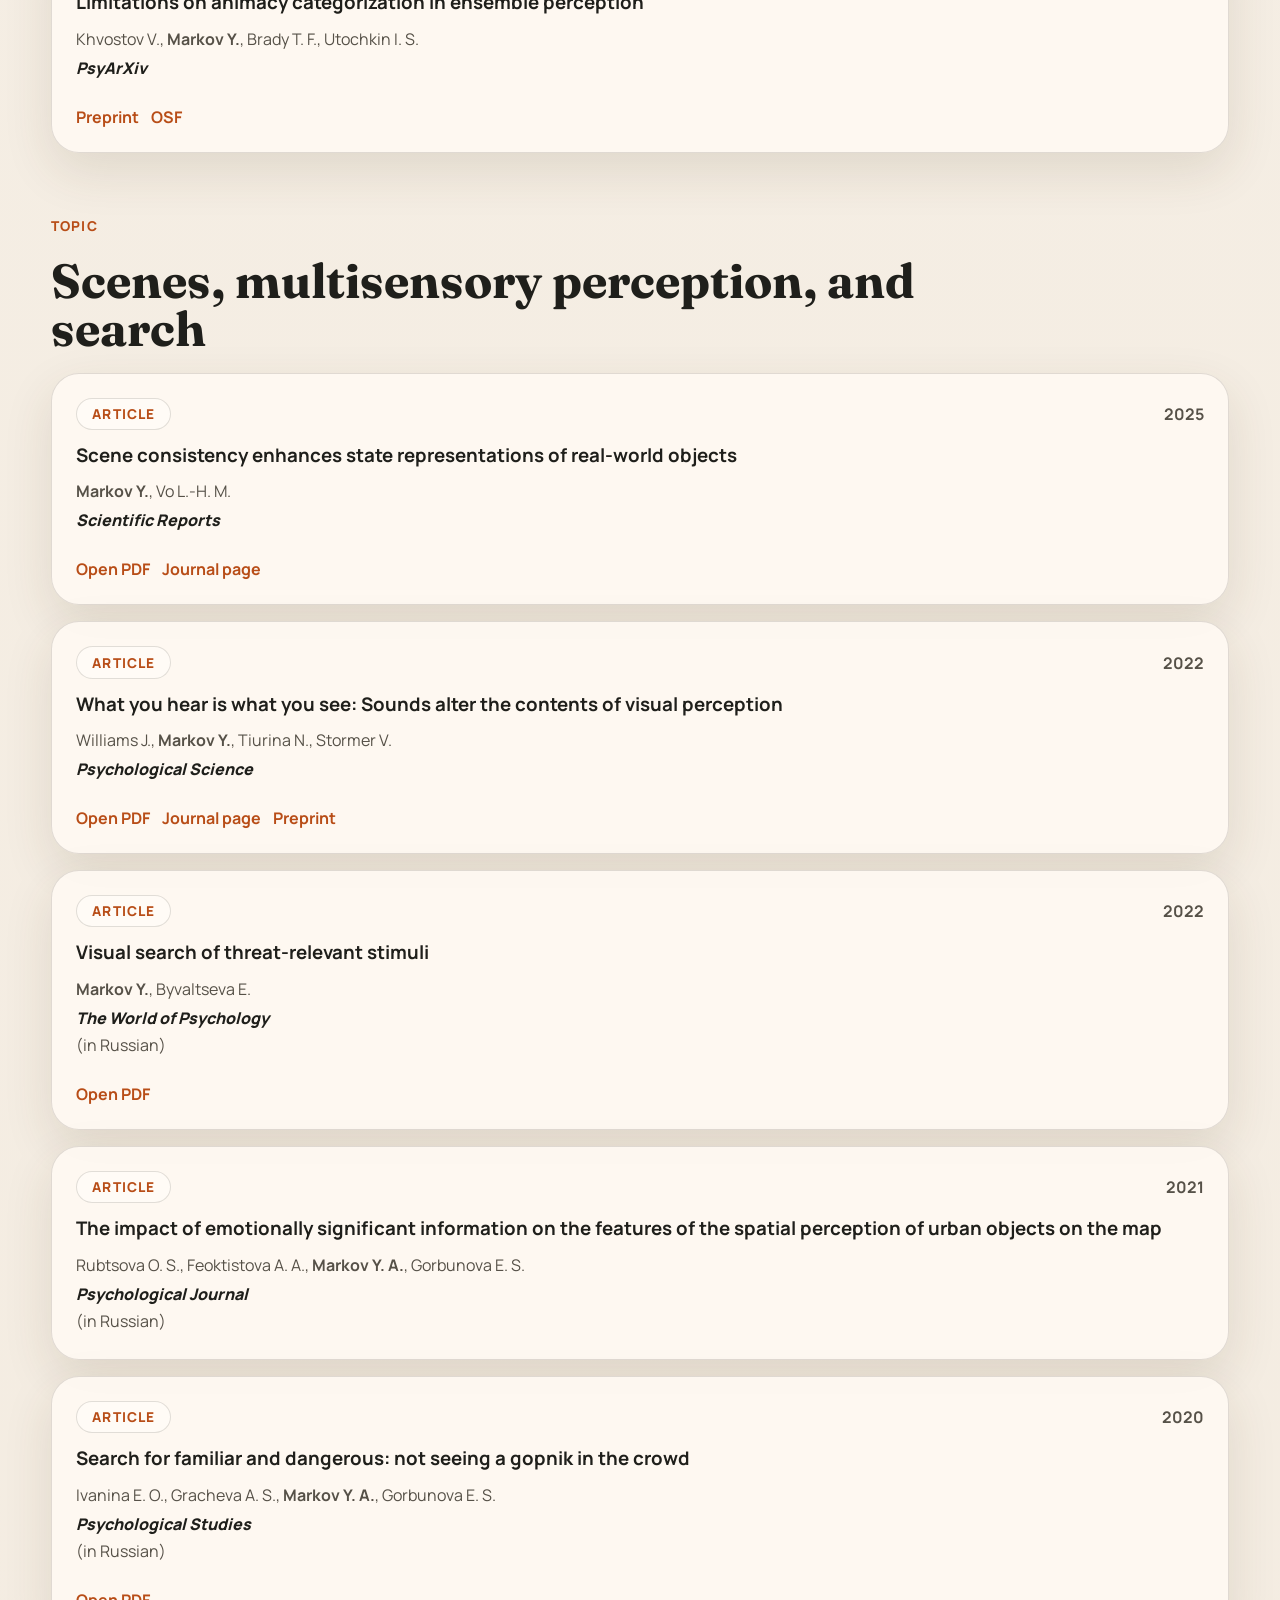
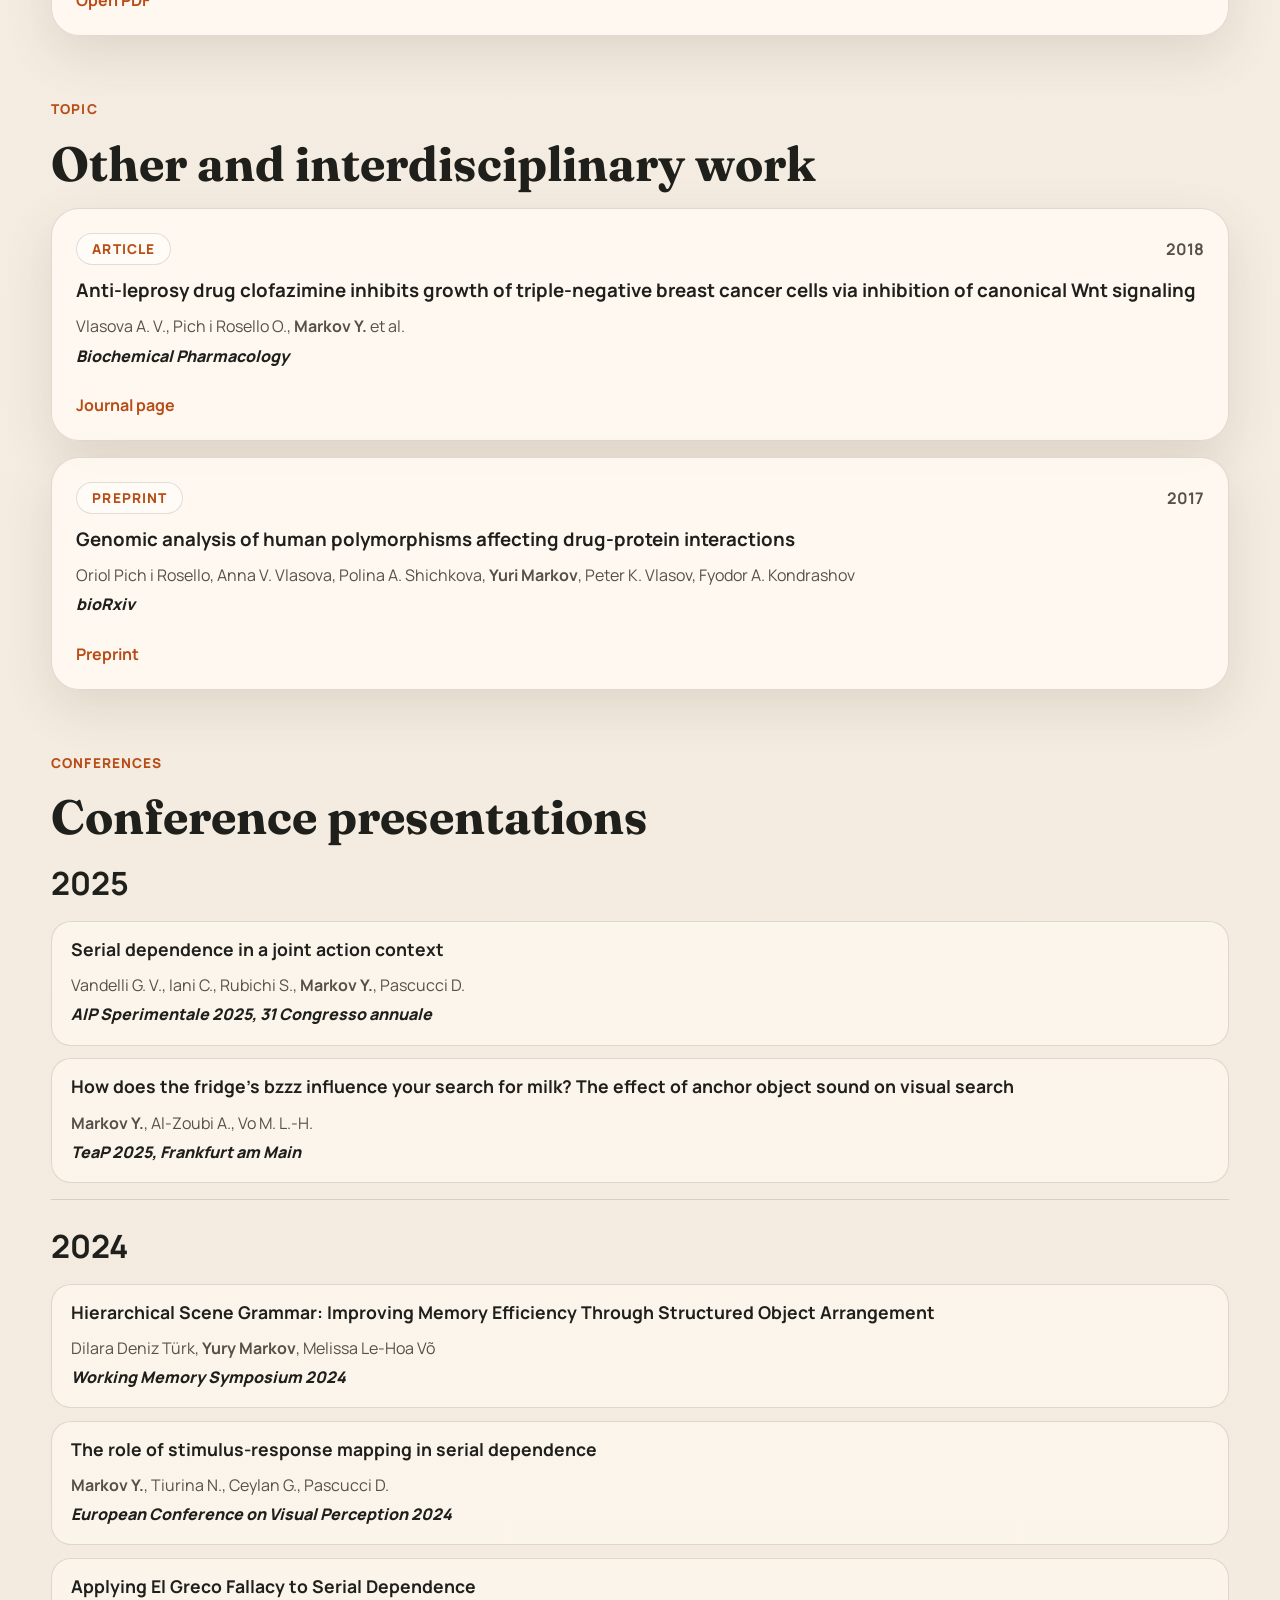
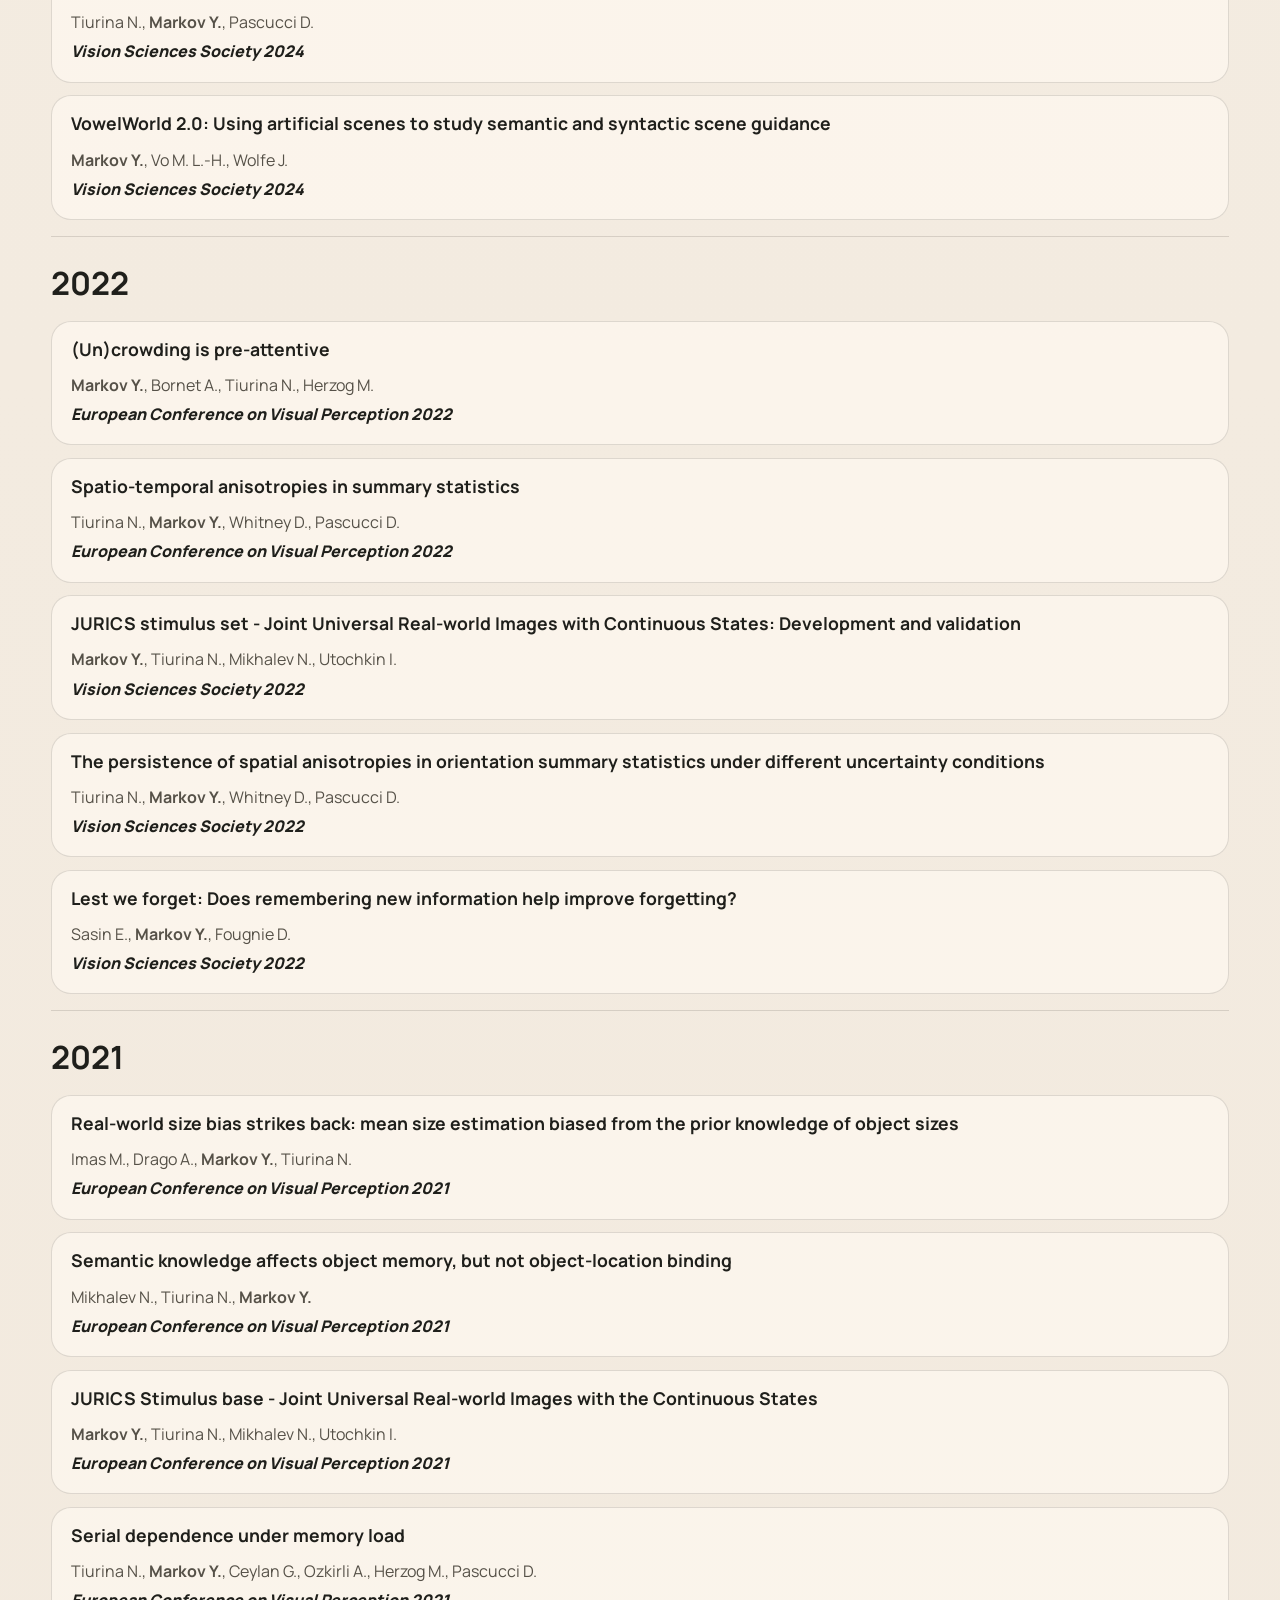
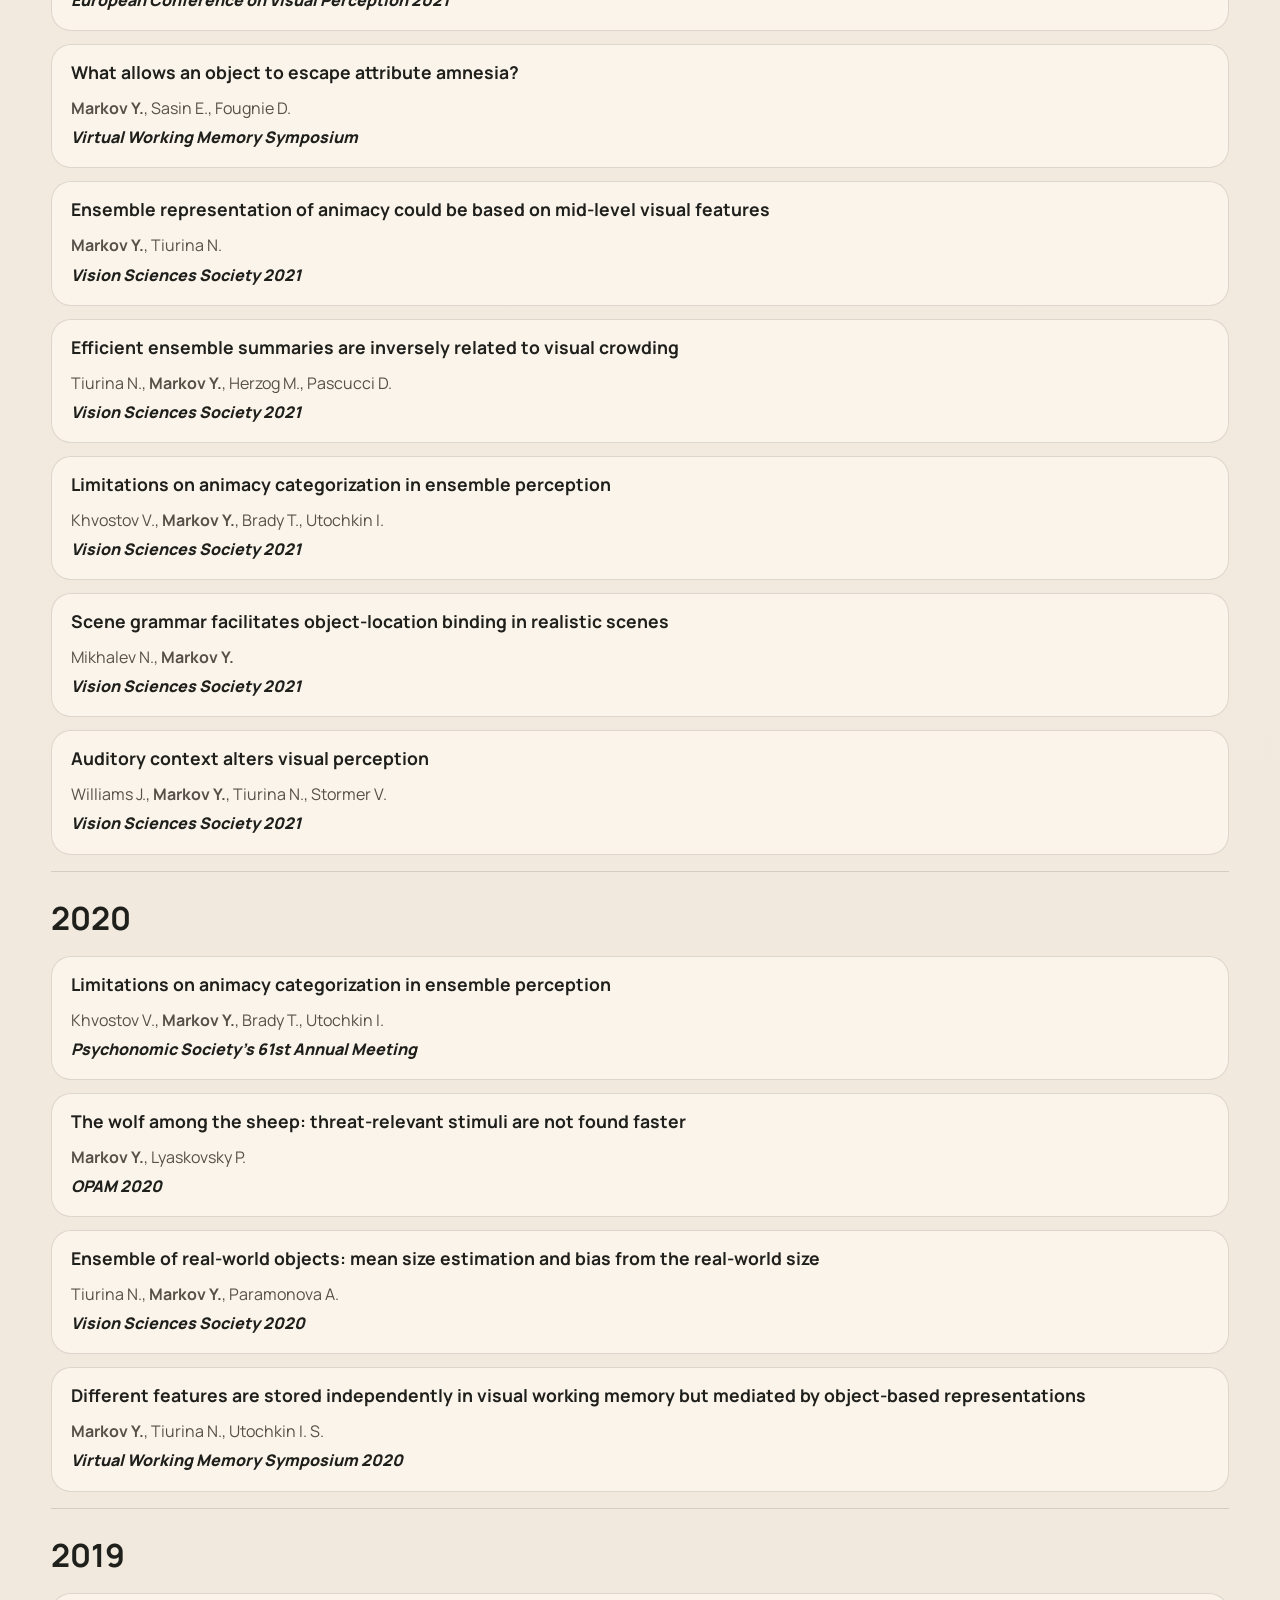
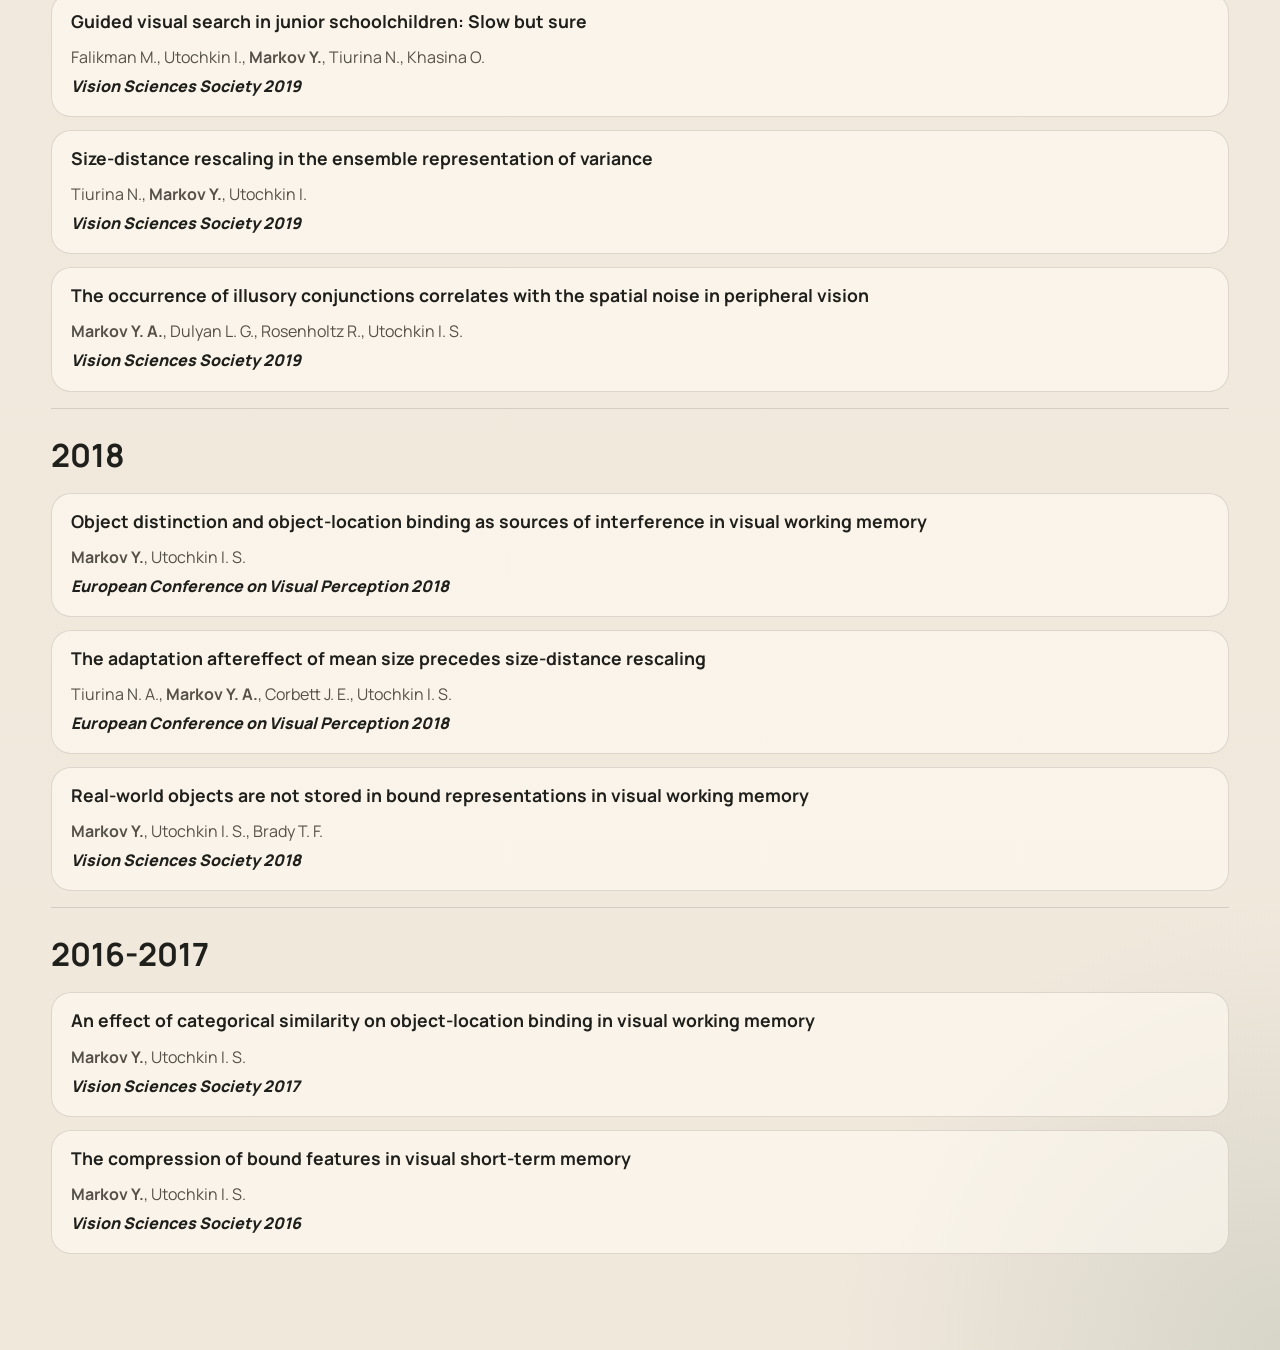
<file: publications.html>
<!DOCTYPE html>
<html lang="en">
<head>
  <meta charset="UTF-8">
  <meta name="viewport" content="width=device-width, initial-scale=1.0">
  <title>Publications | Dr. Yuri Markov</title>
  <meta name="description" content="Publications and conference presentations of Dr. Yuri Markov, grouped by research theme.">
  <link rel="preconnect" href="https://fonts.googleapis.com">
  <link rel="preconnect" href="https://fonts.gstatic.com" crossorigin>
  <link
    href="https://fonts.googleapis.com/css2?family=Manrope:wght@400;500;600;700;800&family=Fraunces:opsz,wght@9..144,600;9..144,700&display=swap"
    rel="stylesheet"
  >
  <link rel="icon" href="./assets/favicon.svg" type="image/svg+xml">
  <link rel="stylesheet" href="./styles.css">
</head>
<body>
  <div class="site-shell">
    <header class="topbar">
      <a class="brand" href="./index.html">
        <span class="brand-mark">YM</span>
        <span class="brand-copy">
          <strong>Dr. Yuri Markov</strong>
          <span>UX Researcher</span>
        </span>
      </a>

      <nav class="nav">
        <a href="./index.html">Home</a>
        <a href="./portfolio.html">Portfolio</a>
        <a class="nav-current" href="./publications.html">Publications</a>
        <a href="./talks.html">Talks & Teaching</a>
        <a href="./dual-subtitles/index.html" target="_blank" rel="noopener">Dual Subtitles</a>
      </nav>
    </header>

    <main>
      <section class="page-hero">
        <p class="eyebrow">Publications</p>
        <h1 class="page-title">Publications and conference presentations</h1>
        <p class="lede">This page brings together journal articles, preprints, dissertation work, and conference activity across visual working memory, ensemble perception, serial dependence, scene understanding, and interdisciplinary collaborations.</p>
      </section>

      <section class="institution-marquee" aria-label="Collaborating and affiliated institutions">
        <p class="marquee-caption">Institutions I have collaborated with across these publications and projects</p>
        <div class="marquee-track">
          <a class="logo-card" href="https://hms.harvard.edu/" target="_blank" rel="noreferrer" aria-label="Harvard Medical School"><img src="./assets/logos/harvard-medical-school.png" alt="Harvard Medical School"></a>
          <a class="logo-card" href="https://www.mit.edu/" target="_blank" rel="noreferrer" aria-label="MIT"><img src="./assets/logos/mit-wordmark.svg" alt="MIT"></a>
          <a class="logo-card" href="https://ucsd.edu/" target="_blank" rel="noreferrer" aria-label="UC San Diego"><img src="./assets/logos/uc-san-diego.svg" alt="UC San Diego"></a>
          <a class="logo-card" href="https://www.berkeley.edu/" target="_blank" rel="noreferrer" aria-label="UC Berkeley"><img src="./assets/logos/uc-berkeley.svg" alt="UC Berkeley"></a>
          <a class="logo-card" href="https://www.epfl.ch/en/" target="_blank" rel="noreferrer" aria-label="EPFL"><img src="./assets/logos/epfl.svg" alt="EPFL"></a>
          <span class="logo-card"><img src="./assets/logos/chuv.svg" alt="CHUV"></span>
          <a class="logo-card" href="https://www.unil.ch/index.html" target="_blank" rel="noreferrer" aria-label="UNIL"><img src="./assets/logos/unil.png" alt="UNIL"></a>
          <a class="logo-card" href="https://english.hi.is/" target="_blank" rel="noreferrer" aria-label="University of Iceland"><img src="./assets/logos/university-of-iceland.png" alt="University of Iceland"></a>
          <a class="logo-card" href="https://nyuad.nyu.edu/en/" target="_blank" rel="noreferrer" aria-label="NYU Abu Dhabi"><img src="./assets/logos/nyuad.png" alt="NYU Abu Dhabi"></a>
          <a class="logo-card" href="https://www.hse.ru/en/" target="_blank" rel="noreferrer" aria-label="HSE University"><img src="./assets/logos/hse.png" alt="HSE University"></a>
          <a class="logo-card" href="https://www.goethe-university-frankfurt.de/en" target="_blank" rel="noreferrer" aria-label="Goethe University Frankfurt"><img src="./assets/logos/goethe.png" alt="Goethe University Frankfurt"></a>
          <span class="logo-card"><img src="./assets/logos/cobic.png" alt="COBIC"></span>
          <a class="logo-card" href="https://hms.harvard.edu/" target="_blank" rel="noreferrer" aria-label="Harvard Medical School"><img src="./assets/logos/harvard-medical-school.png" alt="Harvard Medical School"></a>
          <a class="logo-card" href="https://www.mit.edu/" target="_blank" rel="noreferrer" aria-label="MIT"><img src="./assets/logos/mit-wordmark.svg" alt="MIT"></a>
          <a class="logo-card" href="https://ucsd.edu/" target="_blank" rel="noreferrer" aria-label="UC San Diego"><img src="./assets/logos/uc-san-diego.svg" alt="UC San Diego"></a>
          <a class="logo-card" href="https://www.berkeley.edu/" target="_blank" rel="noreferrer" aria-label="UC Berkeley"><img src="./assets/logos/uc-berkeley.svg" alt="UC Berkeley"></a>
          <a class="logo-card" href="https://www.epfl.ch/en/" target="_blank" rel="noreferrer" aria-label="EPFL"><img src="./assets/logos/epfl.svg" alt="EPFL"></a>
          <span class="logo-card"><img src="./assets/logos/chuv.svg" alt="CHUV"></span>
          <a class="logo-card" href="https://www.unil.ch/index.html" target="_blank" rel="noreferrer" aria-label="UNIL"><img src="./assets/logos/unil.png" alt="UNIL"></a>
          <a class="logo-card" href="https://english.hi.is/" target="_blank" rel="noreferrer" aria-label="University of Iceland"><img src="./assets/logos/university-of-iceland.png" alt="University of Iceland"></a>
          <a class="logo-card" href="https://nyuad.nyu.edu/en/" target="_blank" rel="noreferrer" aria-label="NYU Abu Dhabi"><img src="./assets/logos/nyuad.png" alt="NYU Abu Dhabi"></a>
          <a class="logo-card" href="https://www.hse.ru/en/" target="_blank" rel="noreferrer" aria-label="HSE University"><img src="./assets/logos/hse.png" alt="HSE University"></a>
          <a class="logo-card" href="https://www.goethe-university-frankfurt.de/en" target="_blank" rel="noreferrer" aria-label="Goethe University Frankfurt"><img src="./assets/logos/goethe.png" alt="Goethe University Frankfurt"></a>
          <span class="logo-card"><img src="./assets/logos/cobic.png" alt="COBIC"></span>
        </div>
      </section>

      <section class="section">
        <div class="section-heading">
          <p class="eyebrow">Overview</p>
          <h2>Core topics</h2>
        </div>

        <div class="research-grid">
          <a class="info-card feature-card topic-link" href="#memory-theme">
            <h3>Memory</h3>
            <p>My work shows that working memory representations are not fully holistic and are shaped by binding errors, memory load, and recent perceptual history.</p>
          </a>
          <a class="info-card feature-card topic-link" href="#ensembles-theme">
            <h3>Ensembles</h3>
            <p>Across ensemble studies, I show that visual summaries rely on mid-level structure, spatial regularities, and context rather than simple item-by-item averaging.</p>
          </a>
          <a class="info-card feature-card topic-link" href="#scenes-theme">
            <h3>Scenes and search</h3>
            <p>These studies show that perception is shaped by context: scenes guide object-state memory, sounds can change what people see, and search is biased by meaning and threat.</p>
          </a>
          <a class="info-card feature-card topic-link" href="#other-theme">
            <h3>Other</h3>
            <p>Earlier interdisciplinary work outside the main cognitive and UX research themes.</p>
          </a>
        </div>
      </section>

      <section class="section pub-section" id="memory-theme">
        <div class="section-heading">
          <p class="eyebrow">Topic</p>
          <h2>Memory, visual working memory, and serial dependence</h2>
        </div>

        <div class="pub-stack">
          <article class="pub-entry">
            <div class="pub-entry-head">
              <span class="pub-label">Dissertation</span>
              <span class="pub-year">2022</span>
            </div>
            <h3>The Structure of Visual Working Memory Units</h3>
            <p class="pub-meta"><strong>Yuri Markov</strong>. National Research University Higher School of Economics. Academic supervisor: Igor Utochkin.</p>
            <div class="link-row">
              <a href="./assets/pdfs/markov-visual-working-memory-dissertation-2022.pdf" target="_blank" rel="noreferrer">Open PDF</a>
              <a href="https://www.hse.ru" target="_blank" rel="noreferrer">Institution</a>
            </div>
          </article>

          <article class="pub-entry">
            <div class="pub-entry-head">
              <span class="pub-label">Article</span>
              <span class="pub-year">2024</span>
            </div>
            <h3>Serial dependence: A matter of memory load</h3>
            <p class="pub-meta"><strong>Markov Y.</strong>, Tiurina N., Pascucci D. <em class="journal">Heliyon</em></p>
            <div class="link-row">
              <a href="./assets/pdfs/serial-dependence-memory-load.pdf" target="_blank" rel="noreferrer">Open PDF</a>
              <a href="https://www.sciencedirect.com/science/article/pii/S2405844024100084" target="_blank" rel="noreferrer">Journal page</a>
            </div>
          </article>

          <article class="pub-entry">
            <div class="pub-entry-head">
              <span class="pub-label">Article</span>
              <span class="pub-year">2023</span>
            </div>
            <h3>Meaningful objects avoid attribute amnesia due to incidental long-term memories</h3>
            <p class="pub-meta">Sasin E., <strong>Markov Y.</strong>, Fougnie D. <em class="journal">Scientific Reports</em></p>
            <div class="link-row">
              <a href="./assets/pdfs/meaningful-objects-attribute-amnesia.pdf" target="_blank" rel="noreferrer">Open PDF</a>
              <a href="https://www.nature.com/articles/s41598-023-41642-z" target="_blank" rel="noreferrer">Journal page</a>
            </div>
          </article>

          <article class="pub-entry">
            <div class="pub-entry-head">
              <span class="pub-label">Article</span>
              <span class="pub-year">2022</span>
            </div>
            <h3>Effects of item distinctiveness on the retrieval of objects and object-location bindings from visual working memory</h3>
            <p class="pub-meta"><strong>Markov Y.</strong>, Utochkin I. S. <em class="journal">Attention, Perception, &amp; Psychophysics</em></p>
            <div class="link-row">
              <a href="./assets/pdfs/item-distinctiveness-object-location-bindings-2022.pdf" target="_blank" rel="noreferrer">Open PDF</a>
              <a href="https://link.springer.com/article/10.3758/s13414-022-02445-1" target="_blank" rel="noreferrer">Journal page</a>
              <a href="https://psyarxiv.com/" target="_blank" rel="noreferrer">Preprint</a>
              <a href="https://osf.io/" target="_blank" rel="noreferrer">OSF</a>
            </div>
          </article>

          <article class="pub-entry">
            <div class="pub-entry-head">
              <span class="pub-label">Article</span>
              <span class="pub-year">2022</span>
            </div>
            <h3>Object-location binding in realistic scenes in visual working memory</h3>
            <p class="pub-meta">Mikhalev N., Tiurina N., <strong>Markov Y.</strong> <em class="journal">Psychological Journal</em> (in Russian)</p>
            <div class="link-row">
              <a href="./assets/pdfs/object-location-binding-realistic-scenes-2022.pdf" target="_blank" rel="noreferrer">Open PDF</a>
            </div>
          </article>

          <article class="pub-entry">
            <div class="pub-entry-head">
              <span class="pub-label">Article</span>
              <span class="pub-year">2021</span>
            </div>
            <h3>Real-world objects are not stored in bound representations in visual working memory</h3>
            <p class="pub-meta"><strong>Markov Y.</strong>, Utochkin I. S., Brady T. F. <em class="journal">Journal of Vision</em></p>
            <div class="link-row">
              <a href="./assets/pdfs/real-world-objects-visual-working-memory-2021.pdf" target="_blank" rel="noreferrer">Open PDF</a>
              <a href="https://jov.arvojournals.org/article.aspx?articleid=2778042" target="_blank" rel="noreferrer">Journal page</a>
              <a href="https://psyarxiv.com/" target="_blank" rel="noreferrer">Preprint</a>
              <a href="https://osf.io/" target="_blank" rel="noreferrer">OSF</a>
            </div>
          </article>

          <article class="pub-entry">
            <div class="pub-entry-head">
              <span class="pub-label">Article</span>
              <span class="pub-year">2019</span>
            </div>
            <h3>Different features are stored independently in visual working memory but mediated by object-based representations</h3>
            <p class="pub-meta"><strong>Markov Y.</strong>, Tiurina N., Utochkin I. S. <em class="journal">Acta Psychologica</em></p>
            <div class="link-row">
              <a href="https://www.sciencedirect.com/science/article/pii/S0001691819302500" target="_blank" rel="noreferrer">Journal page</a>
              <a href="https://psyarxiv.com/" target="_blank" rel="noreferrer">Preprint</a>
              <a href="https://osf.io/" target="_blank" rel="noreferrer">OSF</a>
            </div>
          </article>

          <article class="pub-entry">
            <div class="pub-entry-head">
              <span class="pub-label">Article</span>
            <span class="pub-year">2017</span>
            </div>
            <h3>The capacity and precision of visual working memory are same for objects and ensembles</h3>
            <p class="pub-meta"><strong>Markov Y. A.</strong>, Tiurina N. A., Stakina Y. M., Utochkin I. S. <em class="journal">Psychology: Journal of the Higher School of Economics</em></p>
            <div class="link-row">
              <a href="./assets/pdfs/vwm-capacity-precision-objects-ensembles-2017.pdf" target="_blank" rel="noreferrer">Open PDF</a>
            </div>
          </article>
        </div>
      </section>

      <section class="section pub-section" id="ensembles-theme">
        <div class="section-heading">
          <p class="eyebrow">Topic</p>
          <h2>Ensemble perception and summary statistics</h2>
        </div>

        <div class="pub-stack">
          <article class="pub-entry">
            <div class="pub-entry-head">
              <span class="pub-label">Article</span>
              <span class="pub-year">2024</span>
            </div>
            <h3>Ensemble representation of animacy could be based on mid-level visual features</h3>
            <p class="pub-meta"><strong>Markov Y.</strong>, Tiurina N. <em class="journal">Attention, Perception, &amp; Psychophysics</em></p>
            <div class="link-row">
              <a href="./assets/pdfs/ensemble-animacy-mid-level-features.pdf" target="_blank" rel="noreferrer">Open PDF</a>
              <a href="https://link.springer.com/article/10.3758/s13414-024-02976-6" target="_blank" rel="noreferrer">Journal page</a>
            </div>
          </article>

          <article class="pub-entry">
            <div class="pub-entry-head">
              <span class="pub-label">Article</span>
              <span class="pub-year">2024</span>
            </div>
            <h3>The functional role of spatial anisotropies in ensemble perception</h3>
            <p class="pub-meta">Tiurina N., <strong>Markov Y.</strong>, Whitney D., Pascucci D. <em class="journal">BMC Biology</em></p>
            <div class="link-row">
              <a href="./assets/pdfs/spatial-anisotropies-ensemble-perception.pdf" target="_blank" rel="noreferrer">Open PDF</a>
              <a href="https://bmcbiol.biomedcentral.com/articles/10.1186/s12915-024-01822-3" target="_blank" rel="noreferrer">Journal page</a>
            </div>
          </article>

          <article class="pub-entry">
            <div class="pub-entry-head">
              <span class="pub-label">Article</span>
              <span class="pub-year">2022</span>
            </div>
            <h3>Unlocking crowding by ensemble statistics</h3>
            <p class="pub-meta">Tiurina N., <strong>Markov Y.</strong>, Choung O., Herzog M., Pascucci D. <em class="journal">Current Biology</em></p>
            <div class="link-row">
              <a href="./assets/pdfs/unlocking-crowding-ensemble-statistics-2022.pdf" target="_blank" rel="noreferrer">Open PDF</a>
              <a href="https://www.cell.com/current-biology/fulltext/S0960-9822(22)01517-0" target="_blank" rel="noreferrer">Journal page</a>
            </div>
          </article>

          <article class="pub-entry">
            <div class="pub-entry-head">
              <span class="pub-label">Article</span>
              <span class="pub-year">2021</span>
            </div>
            <h3>Size-distance rescaling in the ensemble representation of range: Study with binocular and monocular cues</h3>
            <p class="pub-meta"><strong>Markov Y.</strong>, Tiurina N. <em class="journal">Acta Psychologica</em></p>
            <div class="link-row">
              <a href="./assets/pdfs/size-distance-rescaling-ensemble-range-2021.pdf" target="_blank" rel="noreferrer">Open PDF</a>
              <a href="https://www.sciencedirect.com/science/article/pii/S0001691821001281" target="_blank" rel="noreferrer">Journal page</a>
              <a href="https://osf.io/" target="_blank" rel="noreferrer">OSF</a>
            </div>
          </article>

          <article class="pub-entry">
            <div class="pub-entry-head">
              <span class="pub-label">Preprint</span>
              <span class="pub-year">2020</span>
            </div>
            <h3>Limitations on animacy categorization in ensemble perception</h3>
            <p class="pub-meta">Khvostov V., <strong>Markov Y.</strong>, Brady T. F., Utochkin I. S. <em class="journal">PsyArXiv</em></p>
            <div class="link-row">
              <a href="https://psyarxiv.com/" target="_blank" rel="noreferrer">Preprint</a>
              <a href="https://osf.io/" target="_blank" rel="noreferrer">OSF</a>
            </div>
          </article>
        </div>
      </section>

      <section class="section pub-section" id="scenes-theme">
        <div class="section-heading">
          <p class="eyebrow">Topic</p>
          <h2>Scenes, multisensory perception, and search</h2>
        </div>

        <div class="pub-stack">
          <article class="pub-entry">
            <div class="pub-entry-head">
              <span class="pub-label">Article</span>
              <span class="pub-year">2025</span>
            </div>
            <h3>Scene consistency enhances state representations of real-world objects</h3>
            <p class="pub-meta"><strong>Markov Y.</strong>, Vo L.-H. M. <em class="journal">Scientific Reports</em></p>
            <div class="link-row">
              <a href="./assets/pdfs/scene-consistency-state-representations-2025.pdf" target="_blank" rel="noreferrer">Open PDF</a>
              <a href="https://www.nature.com/articles/s41598-025-01662-3" target="_blank" rel="noreferrer">Journal page</a>
            </div>
          </article>

          <article class="pub-entry">
            <div class="pub-entry-head">
              <span class="pub-label">Article</span>
              <span class="pub-year">2022</span>
            </div>
            <h3>What you hear is what you see: Sounds alter the contents of visual perception</h3>
            <p class="pub-meta">Williams J., <strong>Markov Y.</strong>, Tiurina N., Stormer V. <em class="journal">Psychological Science</em></p>
            <div class="link-row">
              <a href="./assets/pdfs/sounds-alter-visual-perception-2022.pdf" target="_blank" rel="noreferrer">Open PDF</a>
              <a href="https://journals.sagepub.com/home/pss" target="_blank" rel="noreferrer">Journal page</a>
              <a href="https://psyarxiv.com/" target="_blank" rel="noreferrer">Preprint</a>
            </div>
          </article>

          <article class="pub-entry">
            <div class="pub-entry-head">
              <span class="pub-label">Article</span>
              <span class="pub-year">2022</span>
            </div>
            <h3>Visual search of threat-relevant stimuli</h3>
            <p class="pub-meta"><strong>Markov Y.</strong>, Byvaltseva E. <em class="journal">The World of Psychology</em> (in Russian)</p>
            <div class="link-row">
              <a href="./assets/pdfs/visual-search-threat-relevant-stimuli-2022.pdf" target="_blank" rel="noreferrer">Open PDF</a>
            </div>
          </article>

          <article class="pub-entry">
            <div class="pub-entry-head">
              <span class="pub-label">Article</span>
              <span class="pub-year">2021</span>
            </div>
            <h3>The impact of emotionally significant information on the features of the spatial perception of urban objects on the map</h3>
            <p class="pub-meta">Rubtsova O. S., Feoktistova A. A., <strong>Markov Y. A.</strong>, Gorbunova E. S. <em class="journal">Psychological Journal</em> (in Russian)</p>
          </article>

          <article class="pub-entry">
            <div class="pub-entry-head">
              <span class="pub-label">Article</span>
              <span class="pub-year">2020</span>
            </div>
            <h3>Search for familiar and dangerous: not seeing a gopnik in the crowd</h3>
            <p class="pub-meta">Ivanina E. O., Gracheva A. S., <strong>Markov Y. A.</strong>, Gorbunova E. S. <em class="journal">Psychological Studies</em> (in Russian)</p>
            <div class="link-row">
              <a href="./assets/pdfs/search-familiar-dangerous-gopnik-crowd-2020.pdf" target="_blank" rel="noreferrer">Open PDF</a>
            </div>
          </article>
        </div>
      </section>

      <section class="section pub-section" id="other-theme">
        <div class="section-heading">
          <p class="eyebrow">Topic</p>
          <h2>Other and interdisciplinary work</h2>
        </div>

        <div class="pub-stack">
          <article class="pub-entry">
            <div class="pub-entry-head">
              <span class="pub-label">Article</span>
              <span class="pub-year">2018</span>
            </div>
            <h3>Anti-leprosy drug clofazimine inhibits growth of triple-negative breast cancer cells via inhibition of canonical Wnt signaling</h3>
            <p class="pub-meta">Vlasova A. V., Pich i Rosello O., <strong>Markov Y.</strong> et al. <em class="journal">Biochemical Pharmacology</em></p>
            <div class="link-row">
              <a href="https://www.sciencedirect.com/" target="_blank" rel="noreferrer">Journal page</a>
            </div>
          </article>

          <article class="pub-entry">
            <div class="pub-entry-head">
              <span class="pub-label">Preprint</span>
              <span class="pub-year">2017</span>
            </div>
            <h3>Genomic analysis of human polymorphisms affecting drug-protein interactions</h3>
            <p class="pub-meta">Oriol Pich i Rosello, Anna V. Vlasova, Polina A. Shichkova, <strong>Yuri Markov</strong>, Peter K. Vlasov, Fyodor A. Kondrashov <em class="journal">bioRxiv</em></p>
            <div class="link-row">
              <a href="https://www.biorxiv.org/content/10.1101/119933v1" target="_blank" rel="noreferrer">Preprint</a>
            </div>
          </article>
        </div>
      </section>

      <section class="section pub-section">
        <div class="section-heading">
          <p class="eyebrow">Conferences</p>
          <h2>Conference presentations</h2>
        </div>

        <div class="conference-stack">
          <section class="conference-group">
            <h3 class="conference-year-title">2025</h3>
            <div class="conference-year-grid">
              <article class="conference-entry">
                <h4>Serial dependence in a joint action context</h4>
                <p class="pub-meta">Vandelli G. V., Iani C., Rubichi S., <strong>Markov Y.</strong>, Pascucci D. <em class="journal">AIP Sperimentale 2025, 31 Congresso annuale</em></p>
              </article>
              <article class="conference-entry">
                <h4>How does the fridge's bzzz influence your search for milk? The effect of anchor object sound on visual search</h4>
                <p class="pub-meta"><strong>Markov Y.</strong>, Al-Zoubi A., Vo M. L.-H. <em class="journal">TeaP 2025, Frankfurt am Main</em></p>
              </article>
            </div>
          </section>

          <section class="conference-group">
            <h3 class="conference-year-title">2024</h3>
            <div class="conference-year-grid">
              <article class="conference-entry">
                <h4>Hierarchical Scene Grammar: Improving Memory Efficiency Through Structured Object Arrangement</h4>
                <p class="pub-meta">Dilara Deniz Türk, <strong>Yury Markov</strong>, Melissa Le-Hoa Võ <em class="journal">Working Memory Symposium 2024</em></p>
              </article>
              <article class="conference-entry">
                <h4>The role of stimulus-response mapping in serial dependence</h4>
                <p class="pub-meta"><strong>Markov Y.</strong>, Tiurina N., Ceylan G., Pascucci D. <em class="journal">European Conference on Visual Perception 2024</em></p>
              </article>
              <article class="conference-entry">
                <h4>Applying El Greco Fallacy to Serial Dependence</h4>
                <p class="pub-meta">Tiurina N., <strong>Markov Y.</strong>, Pascucci D. <em class="journal">Vision Sciences Society 2024</em></p>
              </article>
              <article class="conference-entry">
                <h4>VowelWorld 2.0: Using artificial scenes to study semantic and syntactic scene guidance</h4>
                <p class="pub-meta"><strong>Markov Y.</strong>, Vo M. L.-H., Wolfe J. <em class="journal">Vision Sciences Society 2024</em></p>
              </article>
            </div>
          </section>

          <section class="conference-group">
            <h3 class="conference-year-title">2022</h3>
            <div class="conference-year-grid">
              <article class="conference-entry">
                <h4>(Un)crowding is pre-attentive</h4>
                <p class="pub-meta"><strong>Markov Y.</strong>, Bornet A., Tiurina N., Herzog M. <em class="journal">European Conference on Visual Perception 2022</em></p>
              </article>
              <article class="conference-entry">
                <h4>Spatio-temporal anisotropies in summary statistics</h4>
                <p class="pub-meta">Tiurina N., <strong>Markov Y.</strong>, Whitney D., Pascucci D. <em class="journal">European Conference on Visual Perception 2022</em></p>
              </article>
              <article class="conference-entry">
                <h4>JURICS stimulus set - Joint Universal Real-world Images with Continuous States: Development and validation</h4>
                <p class="pub-meta"><strong>Markov Y.</strong>, Tiurina N., Mikhalev N., Utochkin I. <em class="journal">Vision Sciences Society 2022</em></p>
              </article>
              <article class="conference-entry">
                <h4>The persistence of spatial anisotropies in orientation summary statistics under different uncertainty conditions</h4>
                <p class="pub-meta">Tiurina N., <strong>Markov Y.</strong>, Whitney D., Pascucci D. <em class="journal">Vision Sciences Society 2022</em></p>
              </article>
              <article class="conference-entry">
                <h4>Lest we forget: Does remembering new information help improve forgetting?</h4>
                <p class="pub-meta">Sasin E., <strong>Markov Y.</strong>, Fougnie D. <em class="journal">Vision Sciences Society 2022</em></p>
              </article>
            </div>
          </section>

          <section class="conference-group">
            <h3 class="conference-year-title">2021</h3>
            <div class="conference-year-grid">
              <article class="conference-entry">
                <h4>Real-world size bias strikes back: mean size estimation biased from the prior knowledge of object sizes</h4>
                <p class="pub-meta">Imas M., Drago A., <strong>Markov Y.</strong>, Tiurina N. <em class="journal">European Conference on Visual Perception 2021</em></p>
              </article>
              <article class="conference-entry">
                <h4>Semantic knowledge affects object memory, but not object-location binding</h4>
                <p class="pub-meta">Mikhalev N., Tiurina N., <strong>Markov Y.</strong> <em class="journal">European Conference on Visual Perception 2021</em></p>
              </article>
              <article class="conference-entry">
                <h4>JURICS Stimulus base - Joint Universal Real-world Images with the Continuous States</h4>
                <p class="pub-meta"><strong>Markov Y.</strong>, Tiurina N., Mikhalev N., Utochkin I. <em class="journal">European Conference on Visual Perception 2021</em></p>
              </article>
              <article class="conference-entry">
                <h4>Serial dependence under memory load</h4>
                <p class="pub-meta">Tiurina N., <strong>Markov Y.</strong>, Ceylan G., Ozkirli A., Herzog M., Pascucci D. <em class="journal">European Conference on Visual Perception 2021</em></p>
              </article>
              <article class="conference-entry">
                <h4>What allows an object to escape attribute amnesia?</h4>
                <p class="pub-meta"><strong>Markov Y.</strong>, Sasin E., Fougnie D. <em class="journal">Virtual Working Memory Symposium</em></p>
              </article>
              <article class="conference-entry">
                <h4>Ensemble representation of animacy could be based on mid-level visual features</h4>
                <p class="pub-meta"><strong>Markov Y.</strong>, Tiurina N. <em class="journal">Vision Sciences Society 2021</em></p>
              </article>
              <article class="conference-entry">
                <h4>Efficient ensemble summaries are inversely related to visual crowding</h4>
                <p class="pub-meta">Tiurina N., <strong>Markov Y.</strong>, Herzog M., Pascucci D. <em class="journal">Vision Sciences Society 2021</em></p>
              </article>
              <article class="conference-entry">
                <h4>Limitations on animacy categorization in ensemble perception</h4>
                <p class="pub-meta">Khvostov V., <strong>Markov Y.</strong>, Brady T., Utochkin I. <em class="journal">Vision Sciences Society 2021</em></p>
              </article>
              <article class="conference-entry">
                <h4>Scene grammar facilitates object-location binding in realistic scenes</h4>
                <p class="pub-meta">Mikhalev N., <strong>Markov Y.</strong> <em class="journal">Vision Sciences Society 2021</em></p>
              </article>
              <article class="conference-entry">
                <h4>Auditory context alters visual perception</h4>
                <p class="pub-meta">Williams J., <strong>Markov Y.</strong>, Tiurina N., Stormer V. <em class="journal">Vision Sciences Society 2021</em></p>
              </article>
            </div>
          </section>

          <section class="conference-group">
            <h3 class="conference-year-title">2020</h3>
            <div class="conference-year-grid">
              <article class="conference-entry">
                <h4>Limitations on animacy categorization in ensemble perception</h4>
                <p class="pub-meta">Khvostov V., <strong>Markov Y.</strong>, Brady T., Utochkin I. <em class="journal">Psychonomic Society's 61st Annual Meeting</em></p>
              </article>
              <article class="conference-entry">
                <h4>The wolf among the sheep: threat-relevant stimuli are not found faster</h4>
                <p class="pub-meta"><strong>Markov Y.</strong>, Lyaskovsky P. <em class="journal">OPAM 2020</em></p>
              </article>
              <article class="conference-entry">
                <h4>Ensemble of real-world objects: mean size estimation and bias from the real-world size</h4>
                <p class="pub-meta">Tiurina N., <strong>Markov Y.</strong>, Paramonova A. <em class="journal">Vision Sciences Society 2020</em></p>
              </article>
              <article class="conference-entry">
                <h4>Different features are stored independently in visual working memory but mediated by object-based representations</h4>
                <p class="pub-meta"><strong>Markov Y.</strong>, Tiurina N., Utochkin I. S. <em class="journal">Virtual Working Memory Symposium 2020</em></p>
              </article>
            </div>
          </section>

          <section class="conference-group">
            <h3 class="conference-year-title">2019</h3>
            <div class="conference-year-grid">
              <article class="conference-entry">
                <h4>Guided visual search in junior schoolchildren: Slow but sure</h4>
                <p class="pub-meta">Falikman M., Utochkin I., <strong>Markov Y.</strong>, Tiurina N., Khasina O. <em class="journal">Vision Sciences Society 2019</em></p>
              </article>
              <article class="conference-entry">
                <h4>Size-distance rescaling in the ensemble representation of variance</h4>
                <p class="pub-meta">Tiurina N., <strong>Markov Y.</strong>, Utochkin I. <em class="journal">Vision Sciences Society 2019</em></p>
              </article>
              <article class="conference-entry">
                <h4>The occurrence of illusory conjunctions correlates with the spatial noise in peripheral vision</h4>
                <p class="pub-meta"><strong>Markov Y. A.</strong>, Dulyan L. G., Rosenholtz R., Utochkin I. S. <em class="journal">Vision Sciences Society 2019</em></p>
              </article>
            </div>
          </section>

          <section class="conference-group">
            <h3 class="conference-year-title">2018</h3>
            <div class="conference-year-grid">
              <article class="conference-entry">
                <h4>Object distinction and object-location binding as sources of interference in visual working memory</h4>
                <p class="pub-meta"><strong>Markov Y.</strong>, Utochkin I. S. <em class="journal">European Conference on Visual Perception 2018</em></p>
              </article>
              <article class="conference-entry">
                <h4>The adaptation aftereffect of mean size precedes size-distance rescaling</h4>
                <p class="pub-meta">Tiurina N. A., <strong>Markov Y. A.</strong>, Corbett J. E., Utochkin I. S. <em class="journal">European Conference on Visual Perception 2018</em></p>
              </article>
              <article class="conference-entry">
                <h4>Real-world objects are not stored in bound representations in visual working memory</h4>
                <p class="pub-meta"><strong>Markov Y.</strong>, Utochkin I. S., Brady T. F. <em class="journal">Vision Sciences Society 2018</em></p>
              </article>
            </div>
          </section>

          <section class="conference-group">
            <h3 class="conference-year-title">2016-2017</h3>
            <div class="conference-year-grid">
              <article class="conference-entry">
                <h4>An effect of categorical similarity on object-location binding in visual working memory</h4>
                <p class="pub-meta"><strong>Markov Y.</strong>, Utochkin I. S. <em class="journal">Vision Sciences Society 2017</em></p>
              </article>
              <article class="conference-entry">
                <h4>The compression of bound features in visual short-term memory</h4>
                <p class="pub-meta"><strong>Markov Y.</strong>, Utochkin I. S. <em class="journal">Vision Sciences Society 2016</em></p>
              </article>
            </div>
          </section>
        </div>
      </section>
    </main>
  </div>
</body>
</html>
</file>
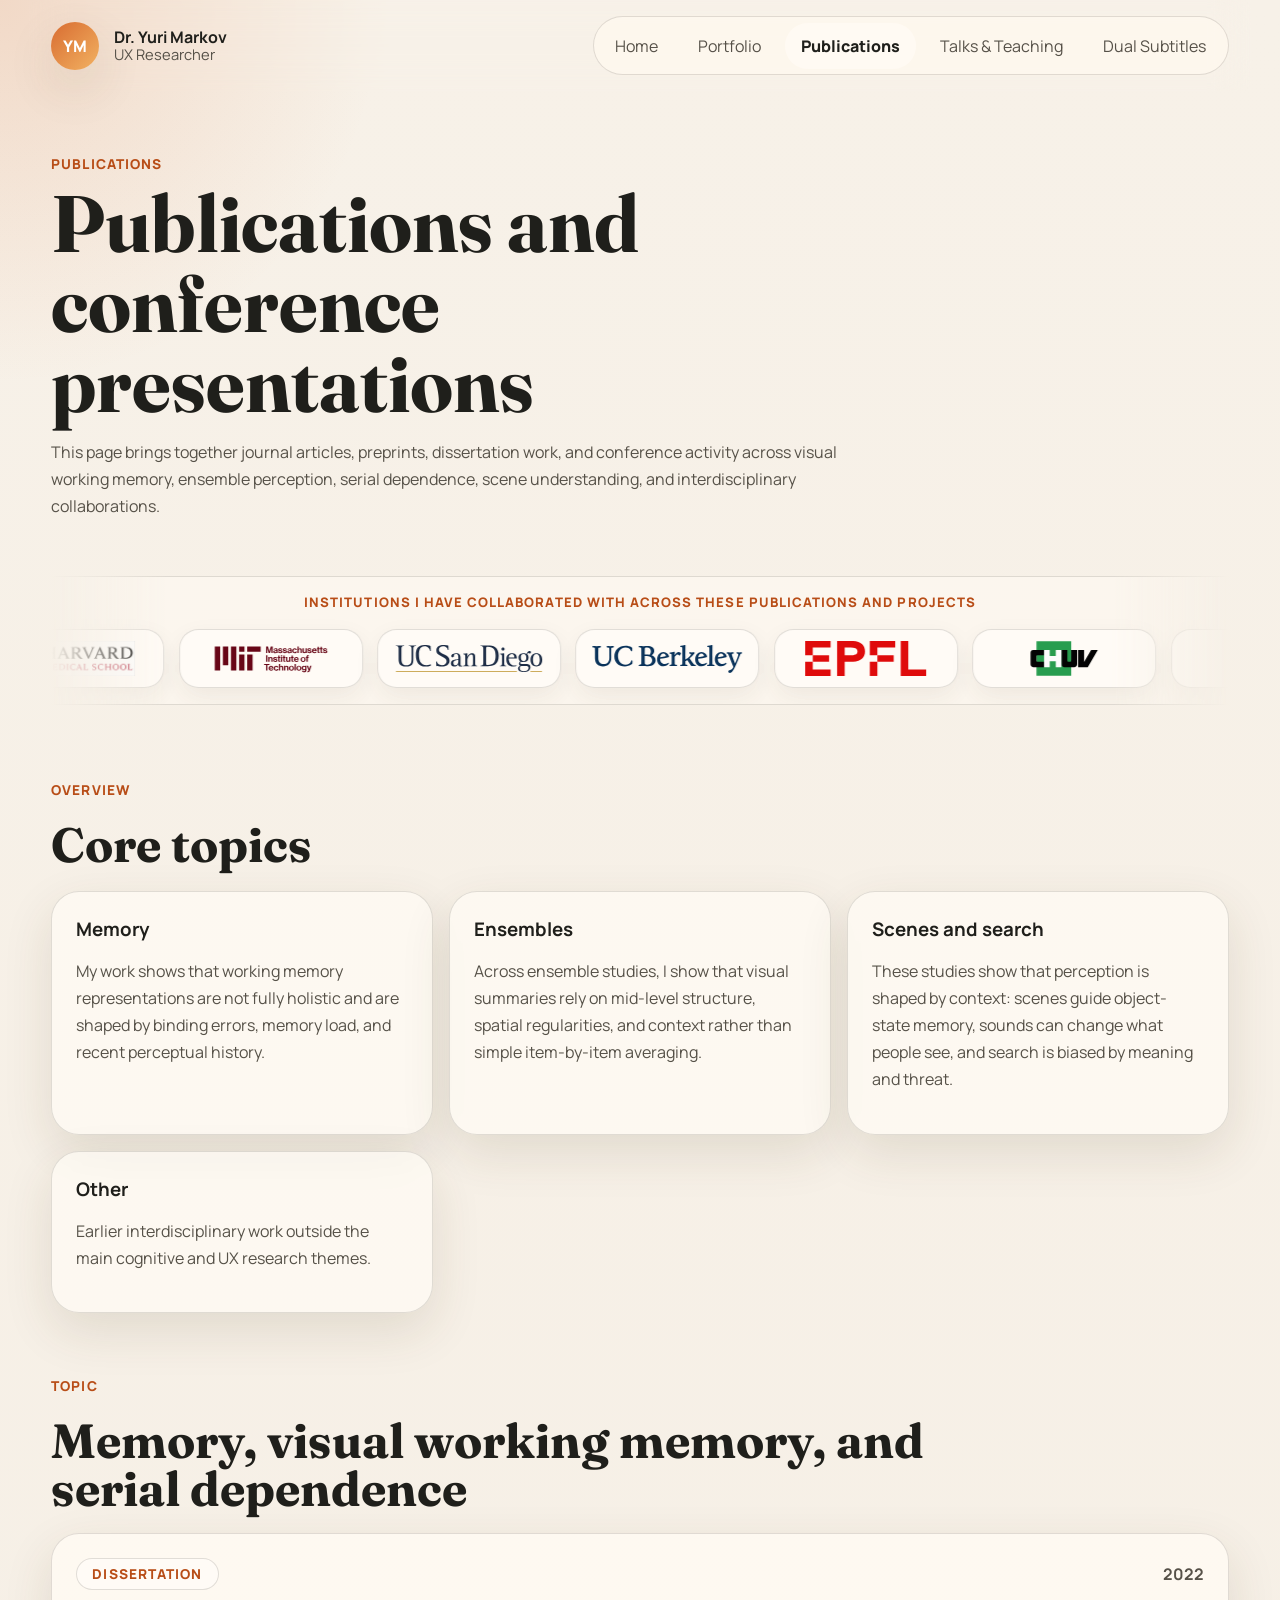
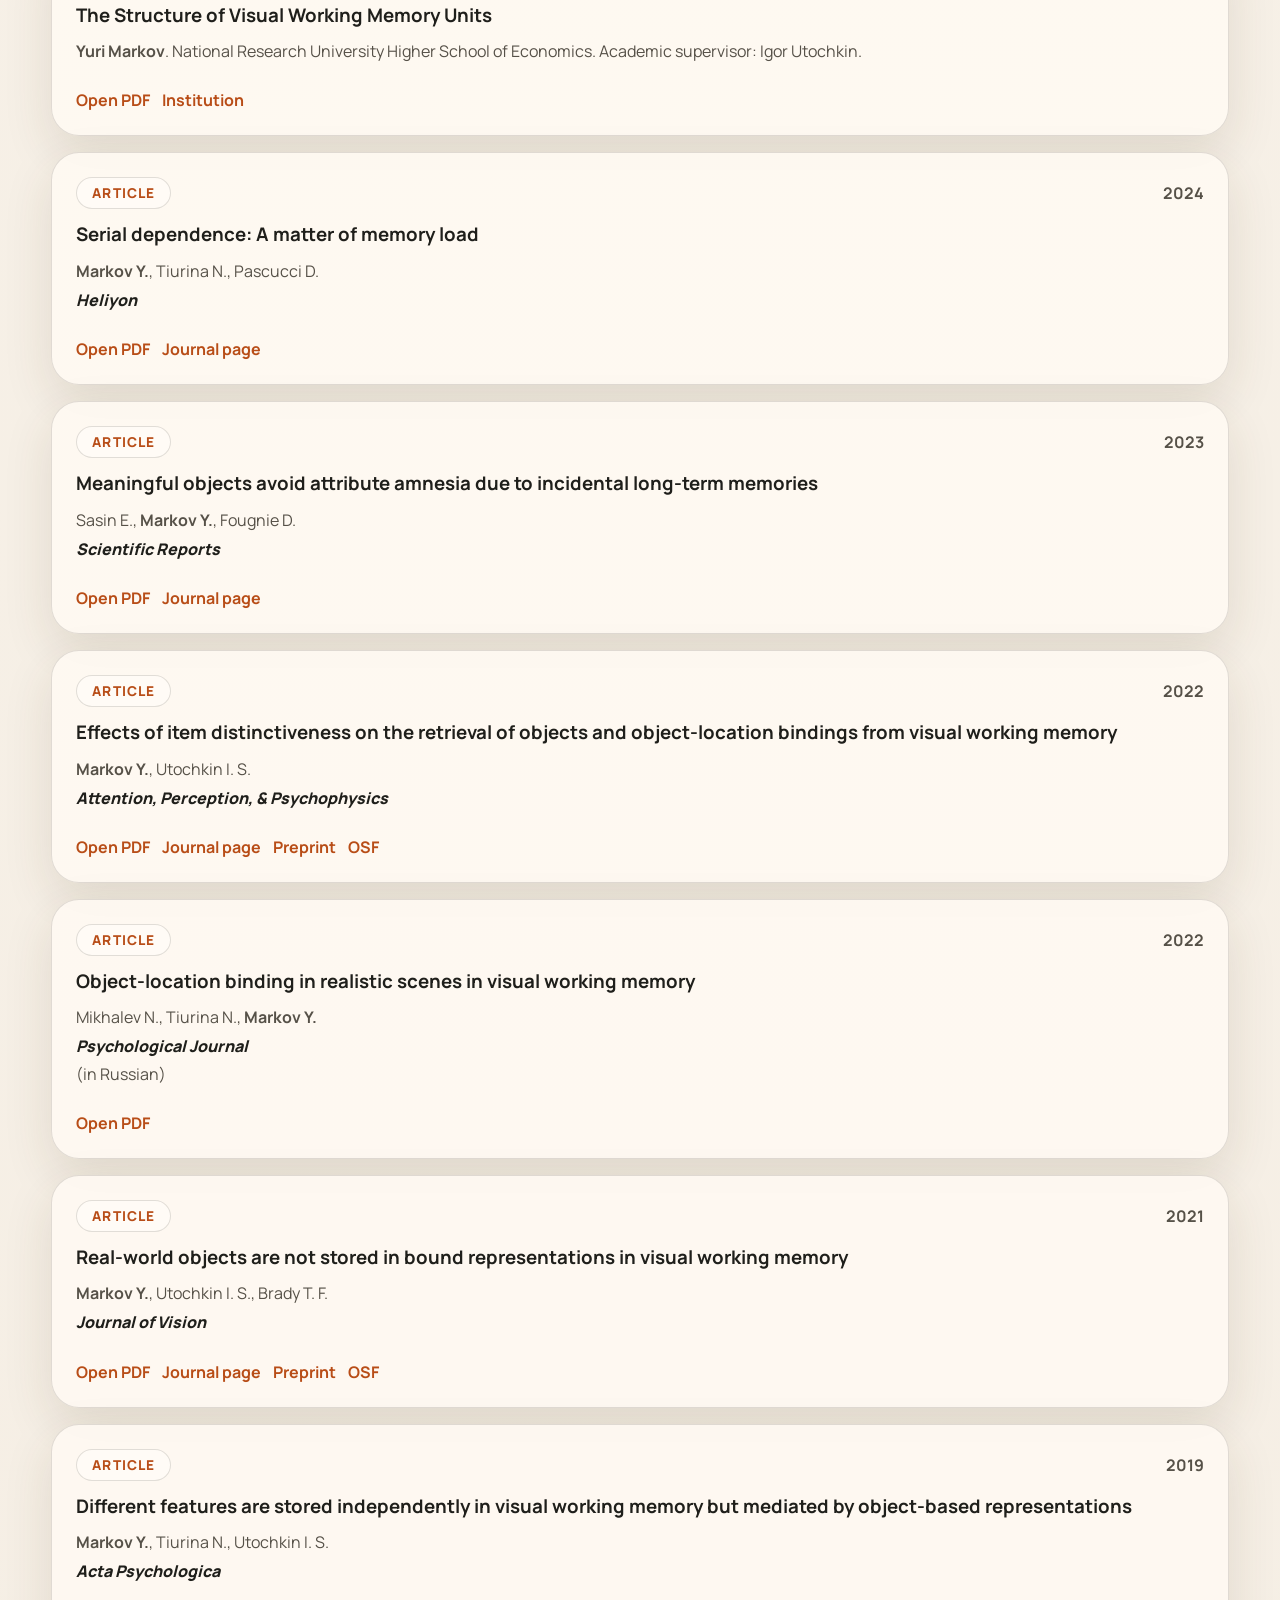
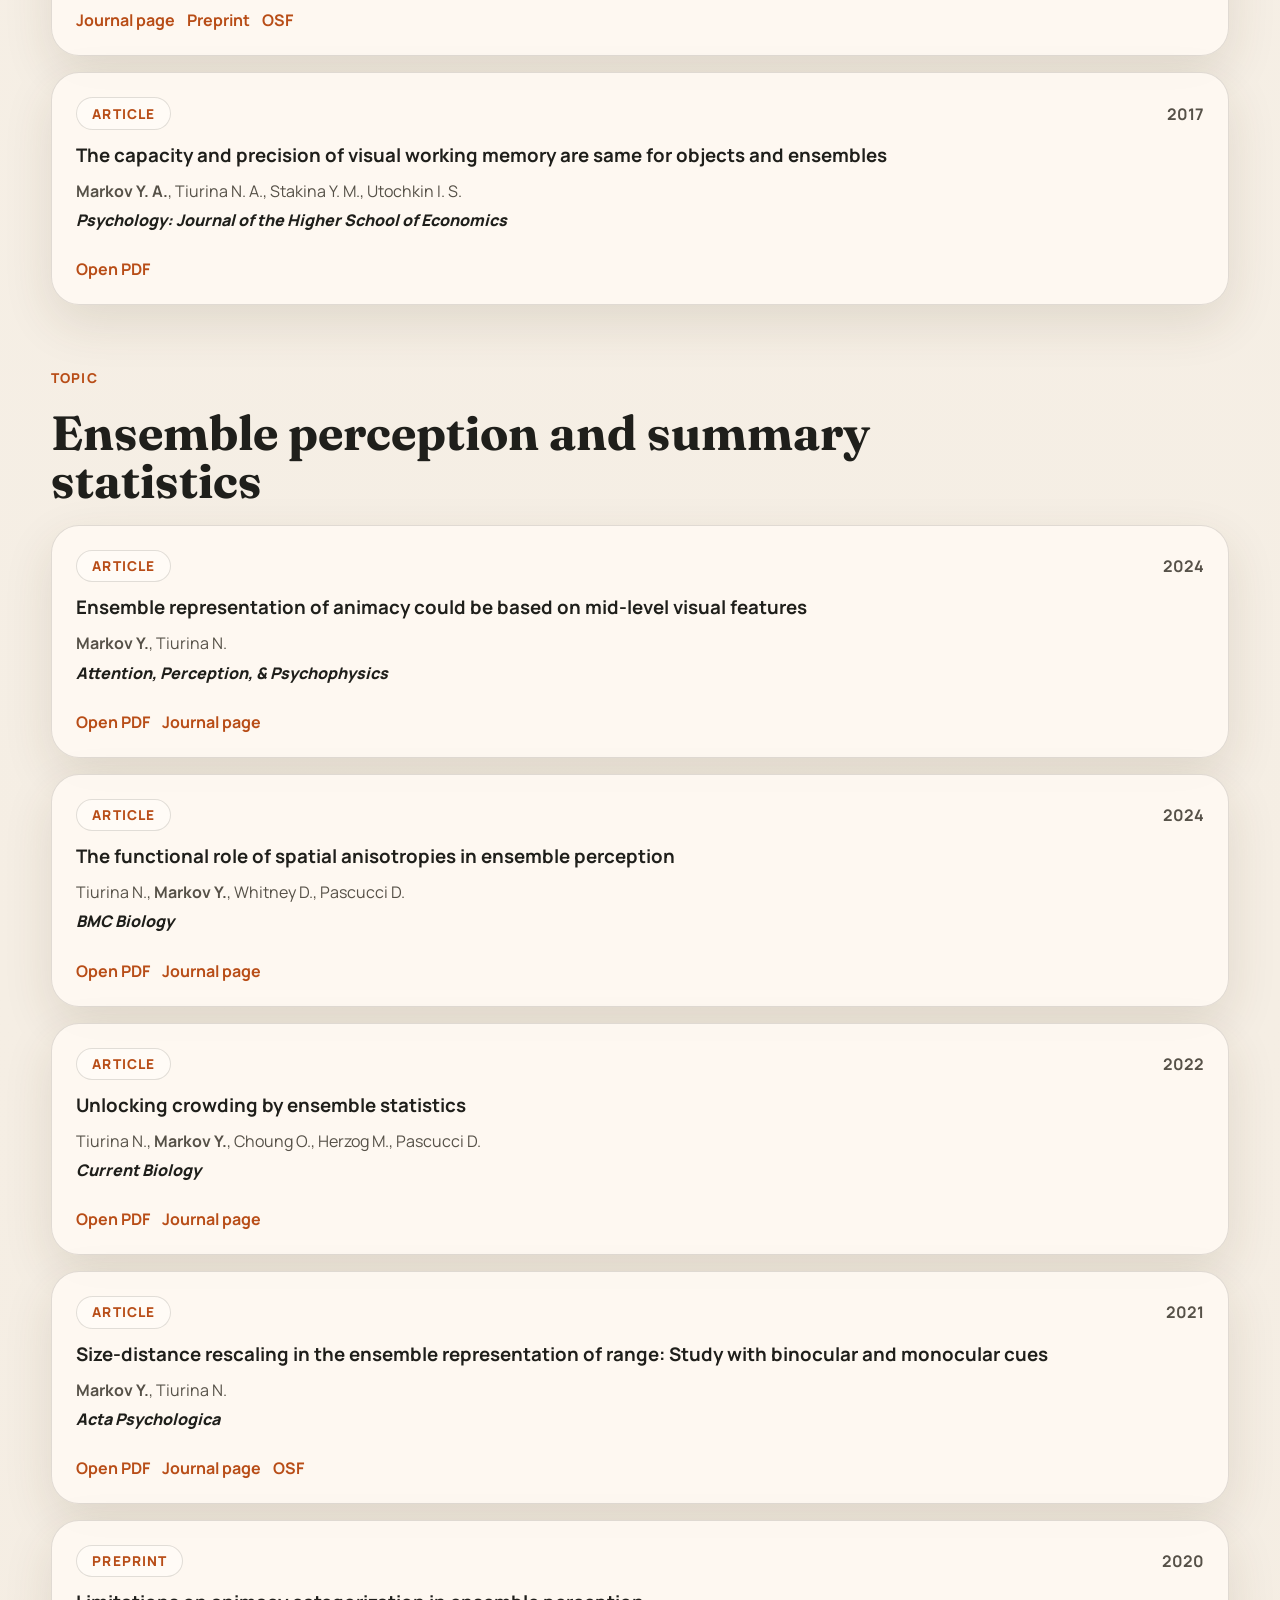
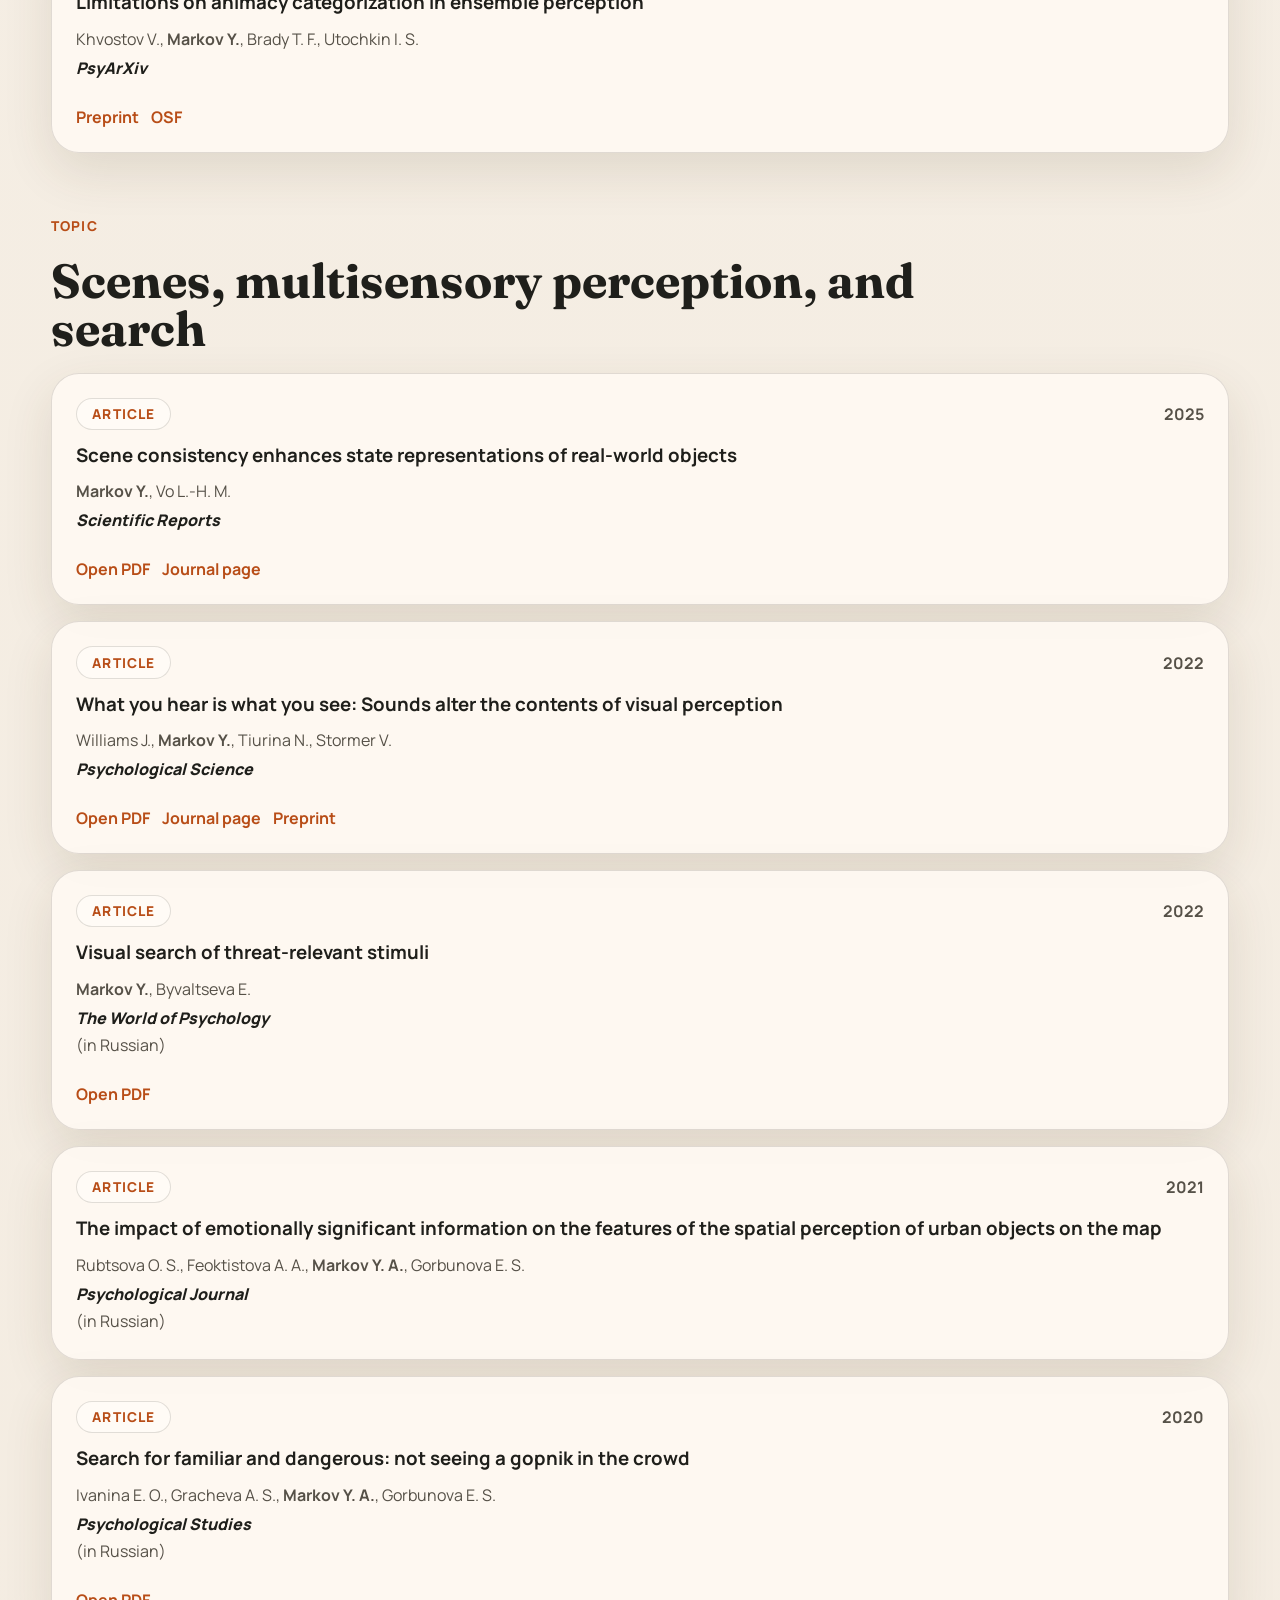
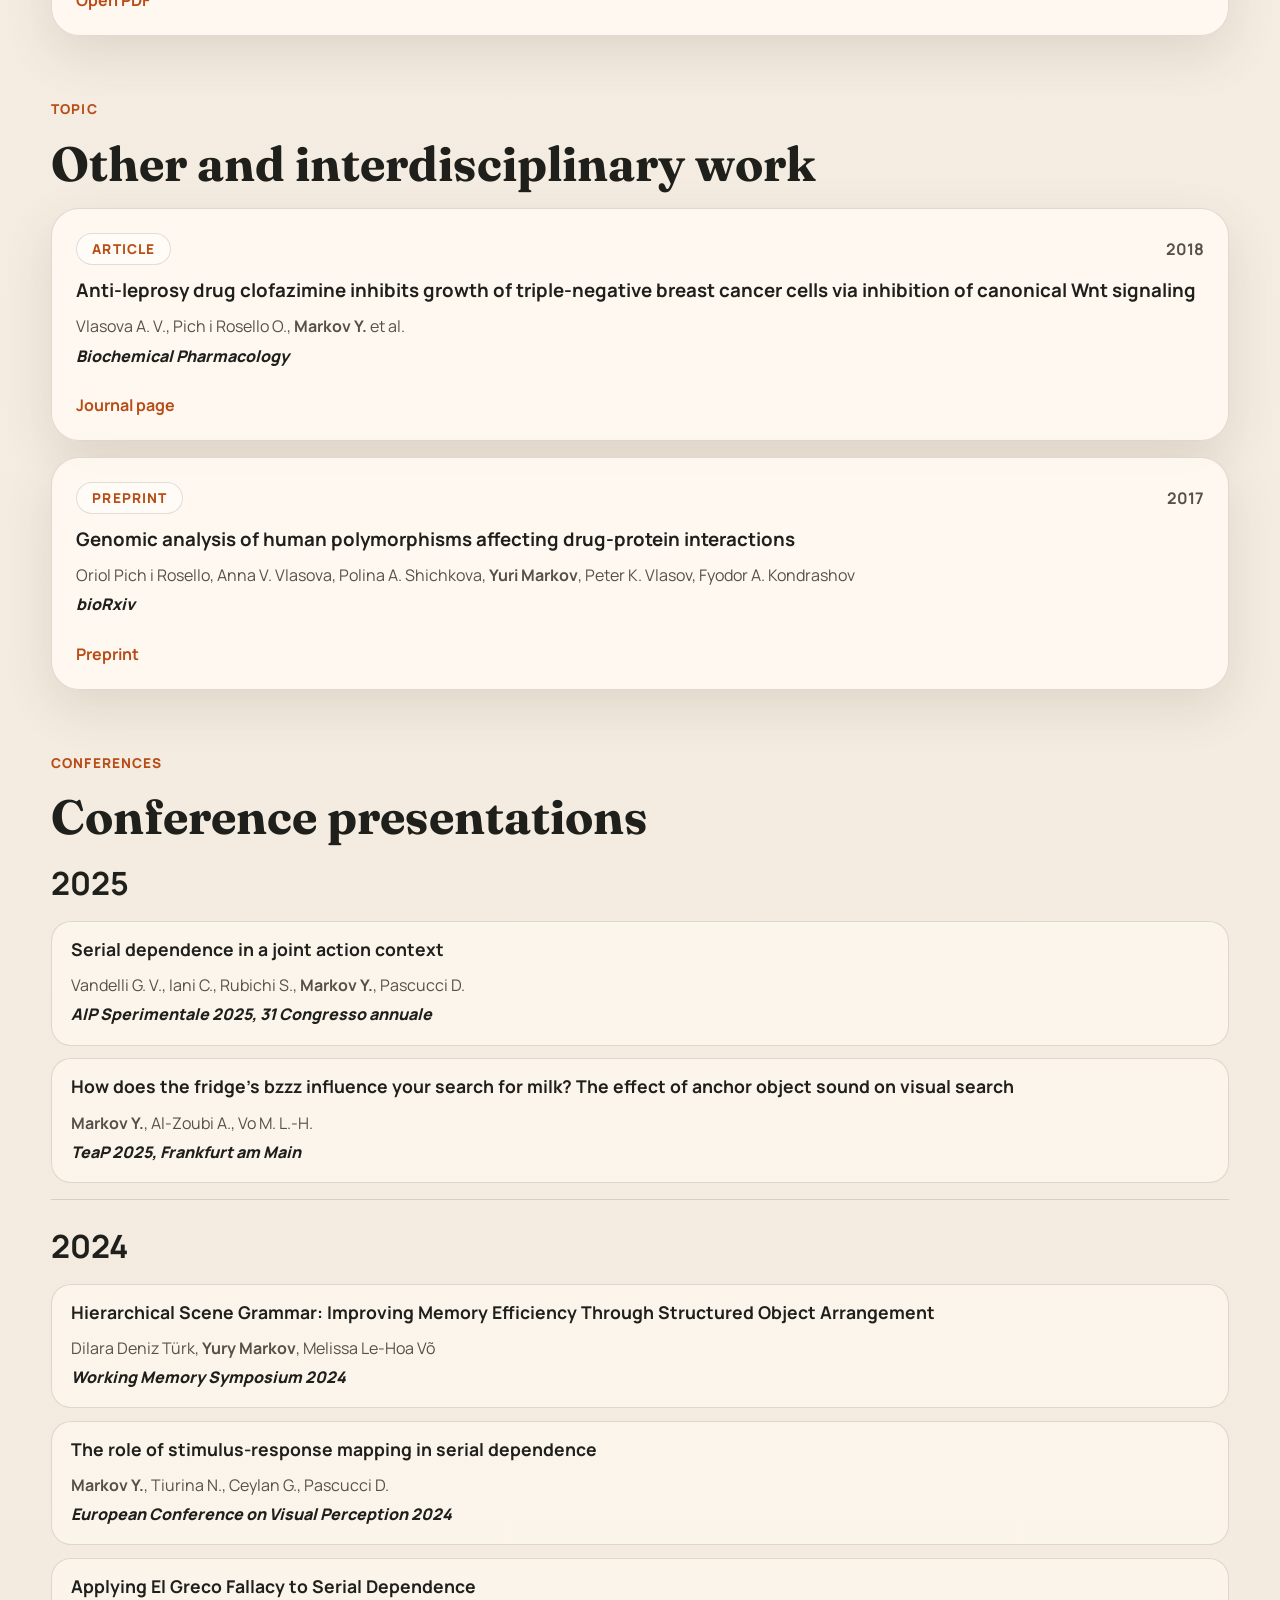
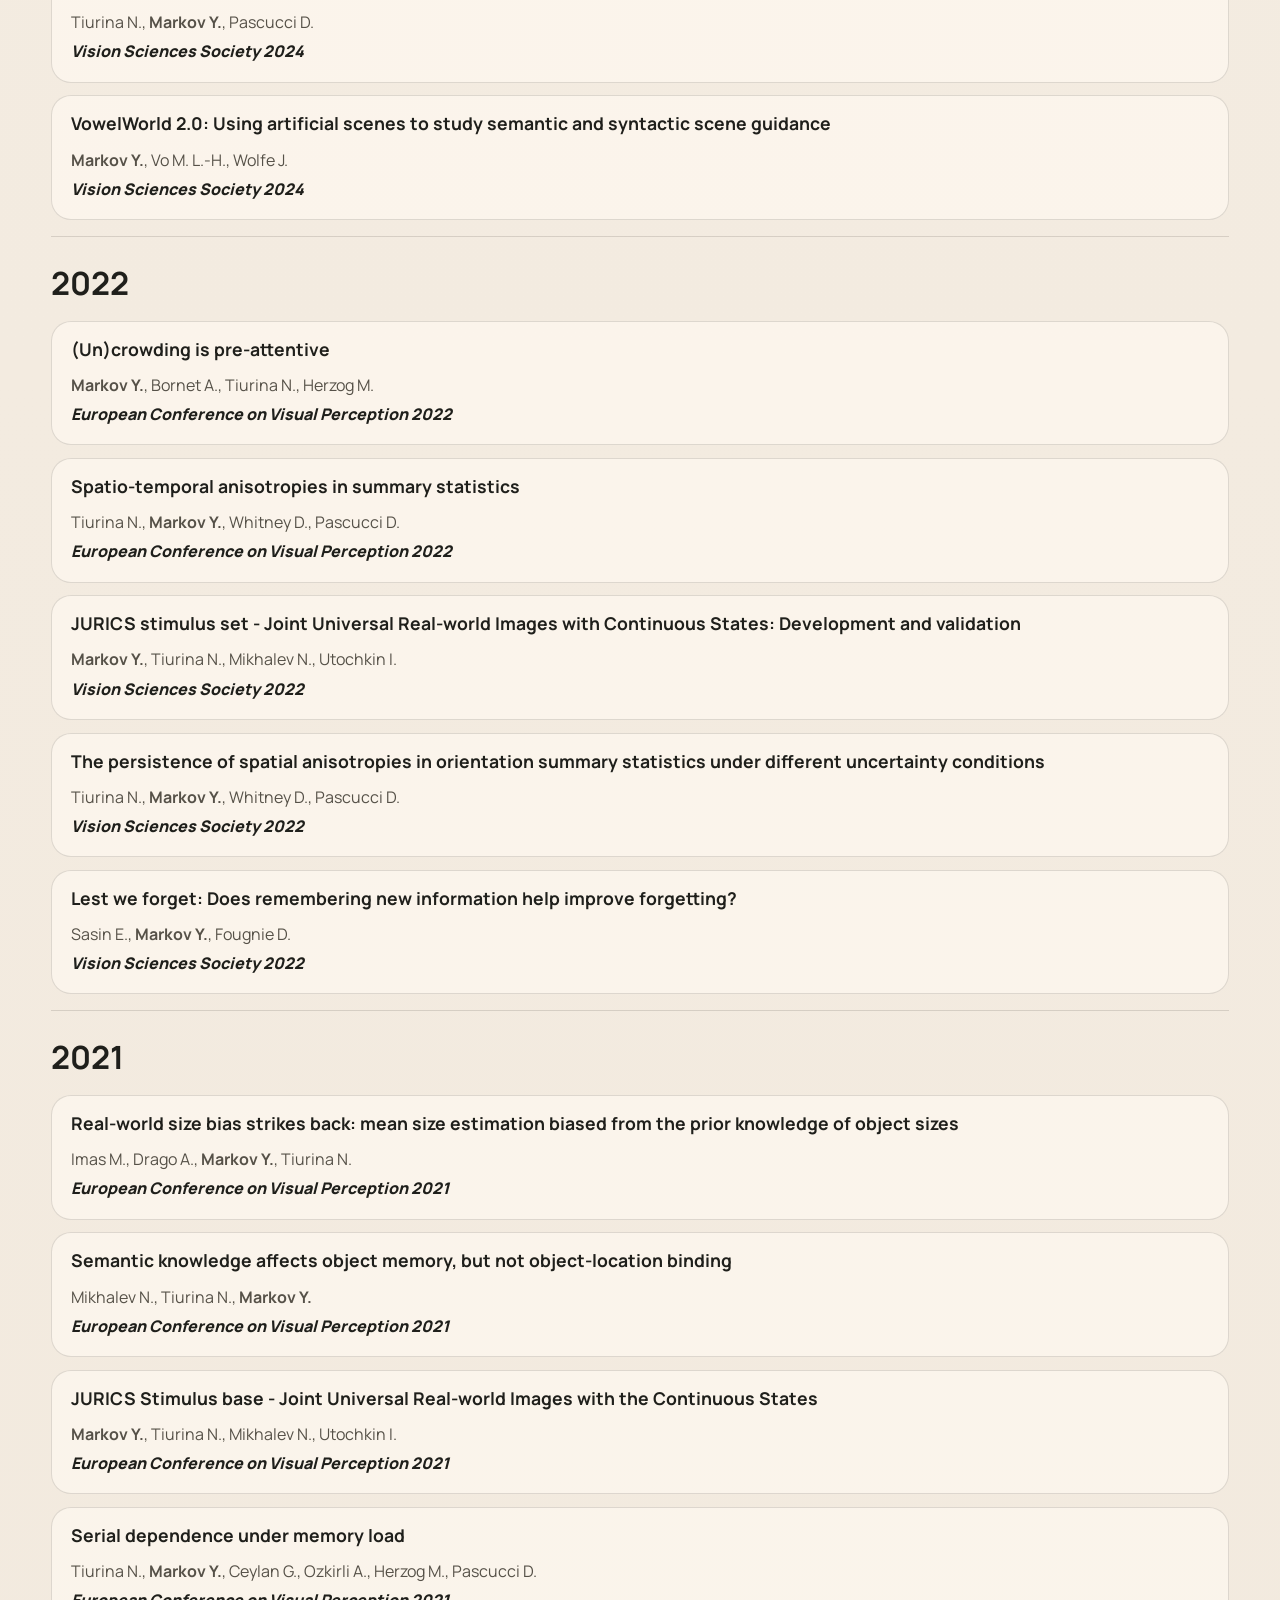
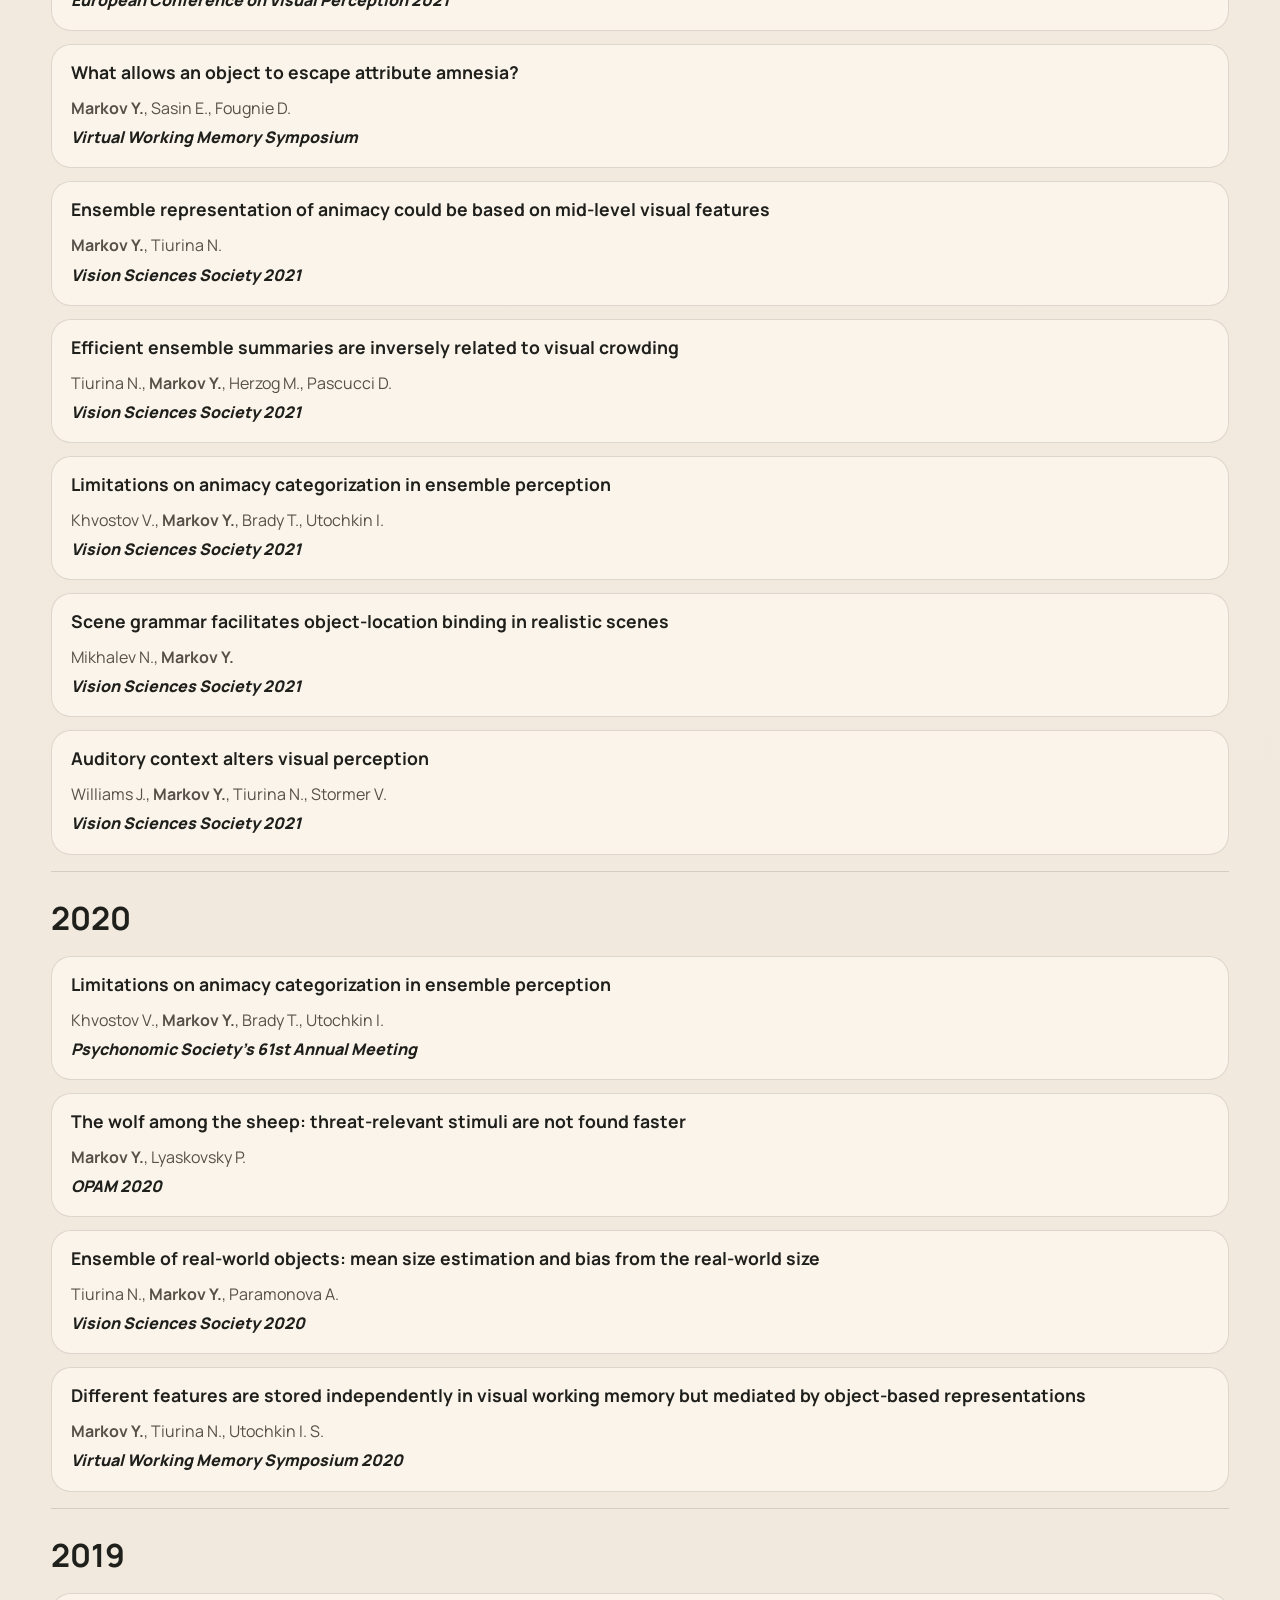
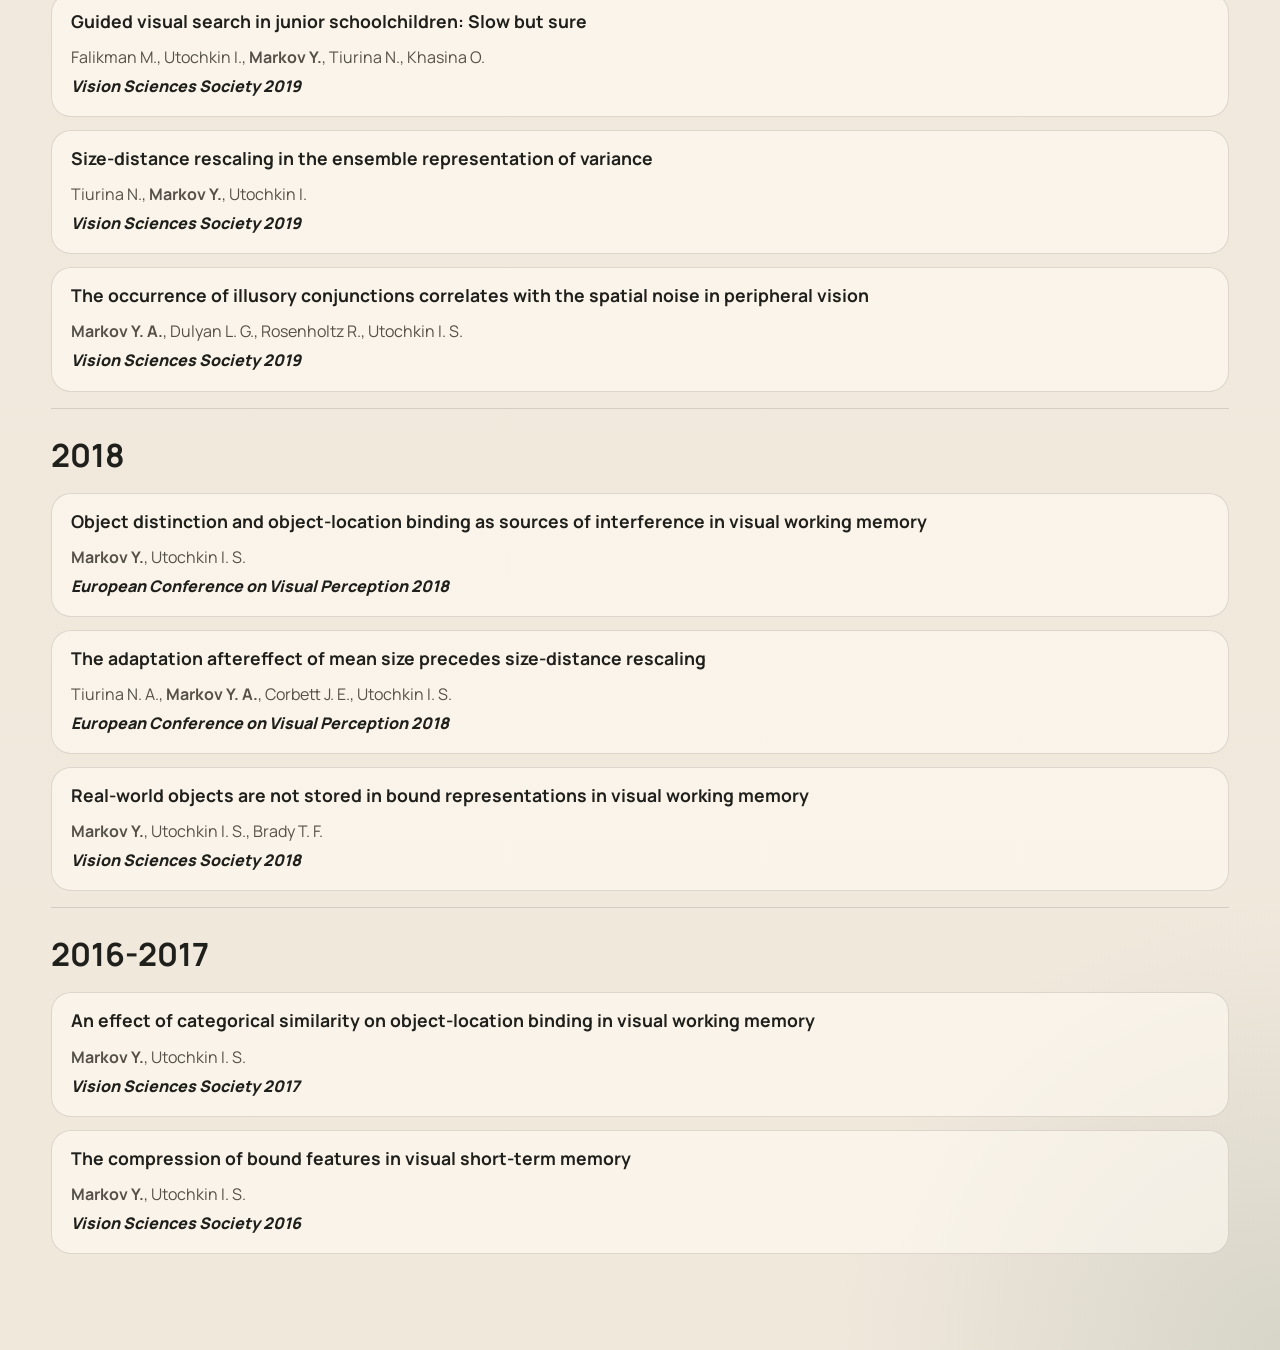
<file: research.html>
<!DOCTYPE html>
<html lang="en">
<head>
  <meta charset="UTF-8">
  <meta name="viewport" content="width=device-width, initial-scale=1.0">
  <title>Redirecting | Dr. Yuri Markov</title>
  <meta http-equiv="refresh" content="0; url=./publications.html">
  <meta name="robots" content="noindex">
  <link rel="icon" href="./assets/favicon.svg" type="image/svg+xml">
  <link rel="canonical" href="./publications.html">
  <link rel="stylesheet" href="./styles.css">
</head>
<body>
  <div class="site-shell">
    <main class="redirect-shell">
      <section class="info-card redirect-card">
        <p class="eyebrow">Redirecting</p>
        <h1 class="page-title">Research page is temporarily offline.</h1>
        <p class="lede">You are being redirected to publications. If the redirect does not happen automatically, use the button below.</p>
        <div class="hero-actions">
          <a class="button button-primary" href="./publications.html">Open publications</a>
          <a class="button button-secondary" href="./portfolio.html">Open portfolio</a>
        </div>
      </section>
    </main>
  </div>
</body>
</html>
</file>
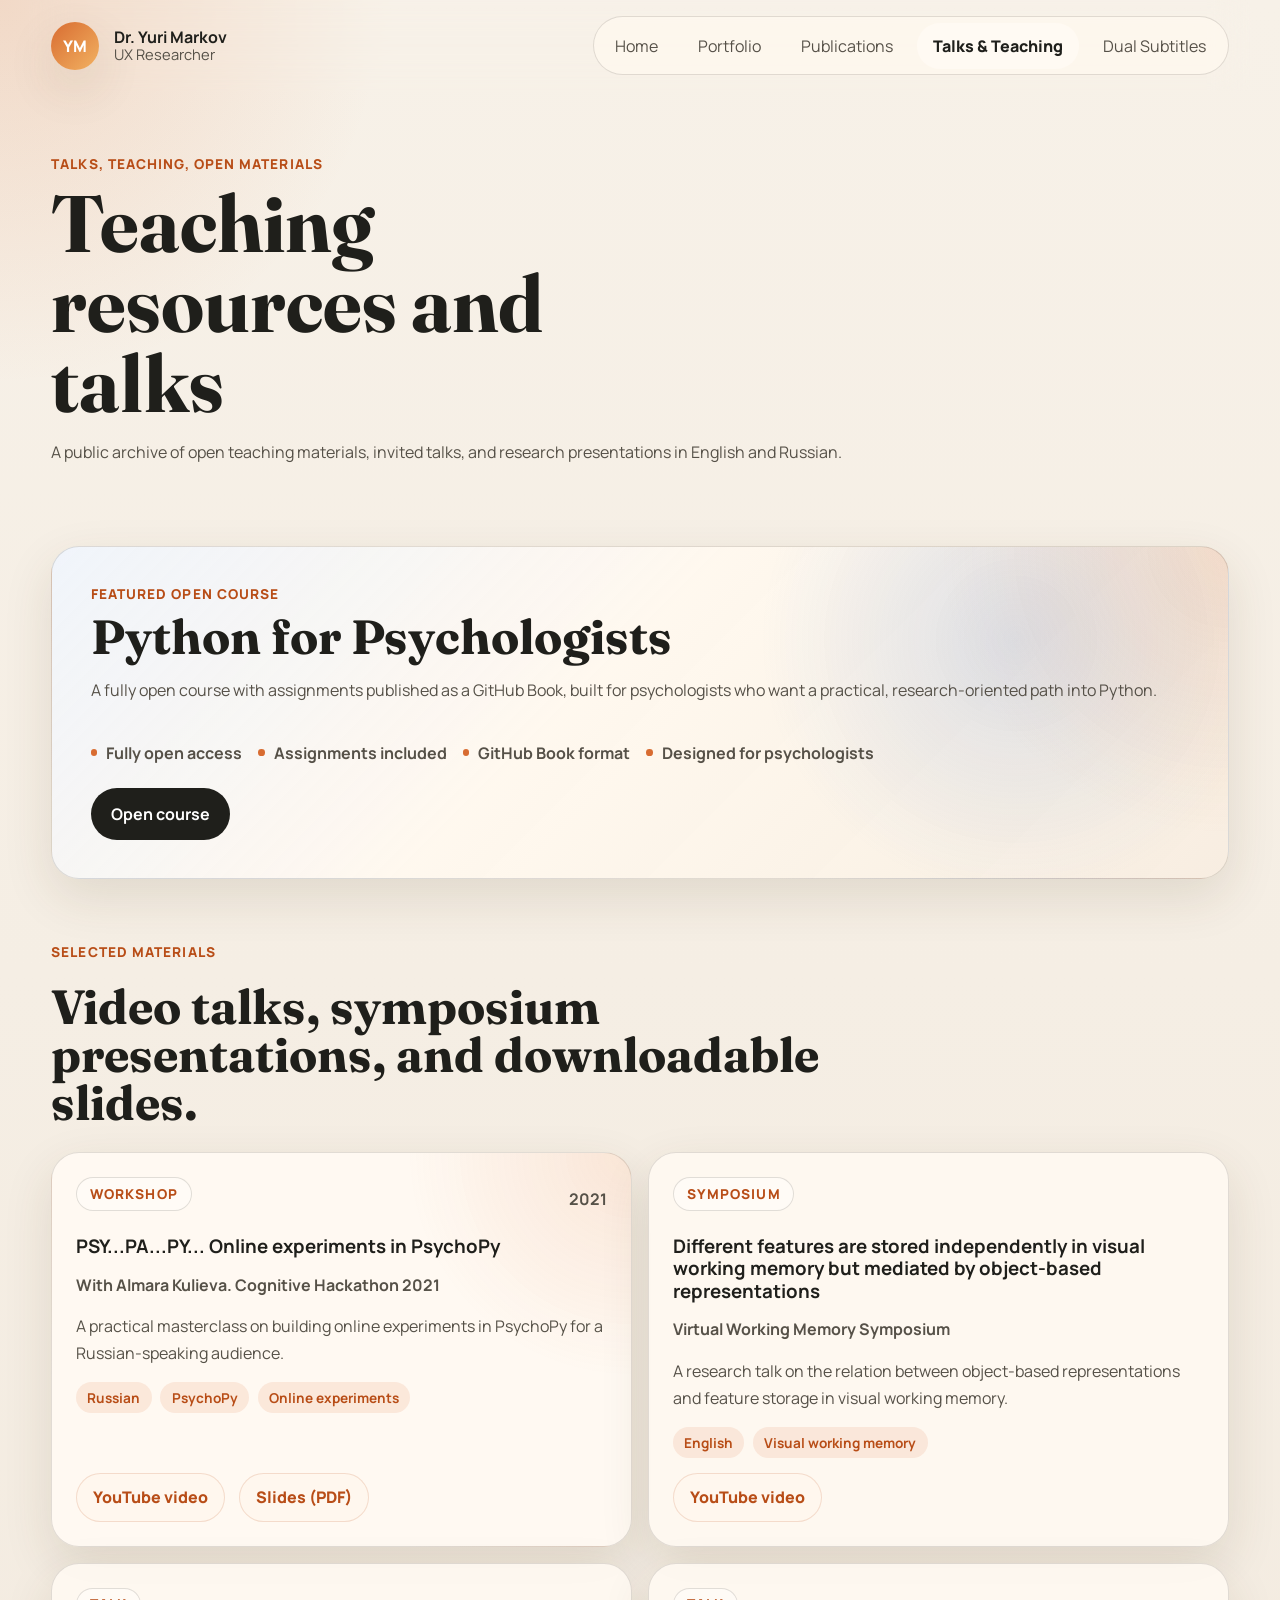
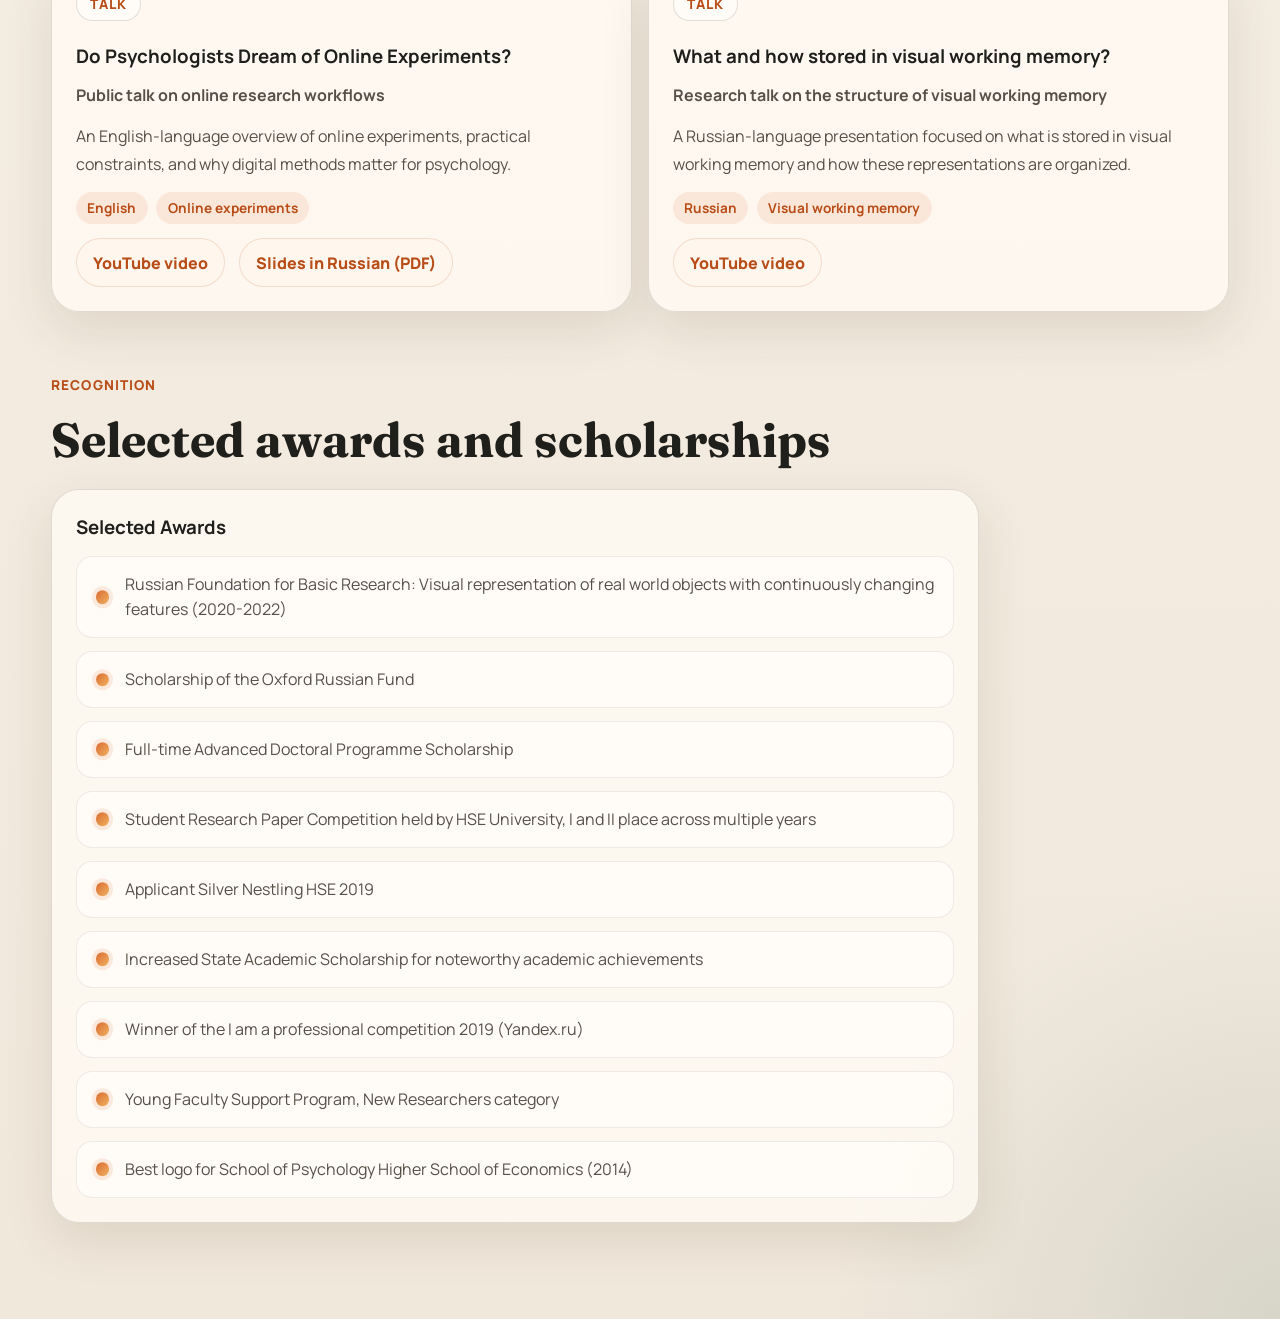
<file: talks.html>
<!DOCTYPE html>
<html lang="en">
<head>
  <meta charset="UTF-8">
  <meta name="viewport" content="width=device-width, initial-scale=1.0">
  <title>Talks & Teaching | Dr. Yuri Markov</title>
  <meta name="description" content="Open teaching materials, talks, presentations, and selected recognition for Dr. Yuri Markov.">
  <link rel="preconnect" href="https://fonts.googleapis.com">
  <link rel="preconnect" href="https://fonts.gstatic.com" crossorigin>
  <link
    href="https://fonts.googleapis.com/css2?family=Manrope:wght@400;500;600;700;800&family=Fraunces:opsz,wght@9..144,600;9..144,700&display=swap"
    rel="stylesheet"
  >
  <link rel="icon" href="./assets/favicon.svg" type="image/svg+xml">
  <link rel="stylesheet" href="./styles.css">
</head>
<body>
  <div class="site-shell">
    <header class="topbar">
      <a class="brand" href="./index.html">
        <span class="brand-mark">YM</span>
        <span class="brand-copy">
          <strong>Dr. Yuri Markov</strong>
          <span>UX Researcher</span>
        </span>
      </a>

      <nav class="nav">
        <a href="./index.html">Home</a>
        <a href="./portfolio.html">Portfolio</a>
        <a href="./publications.html">Publications</a>
        <a class="nav-current" href="./talks.html">Talks & Teaching</a>
        <a href="./dual-subtitles/index.html" target="_blank" rel="noopener">Dual Subtitles</a>
      </nav>
    </header>

    <main>
      <section class="page-hero">
        <p class="eyebrow">Talks, Teaching, Open Materials</p>
        <h1 class="page-title">Teaching resources and talks</h1>
        <p class="lede">A public archive of open teaching materials, invited talks, and research presentations in English and Russian.</p>
      </section>

      <section class="section">
        <article class="resource-spotlight">
          <div class="resource-spotlight-copy">
            <p class="eyebrow">Featured Open Course</p>
            <h2>Python for Psychologists</h2>
            <p class="lede">A fully open course with assignments published as a GitHub Book, built for psychologists who want a practical, research-oriented path into Python.</p>

            <ul class="hero-facts" aria-label="Course highlights">
              <li>Fully open access</li>
              <li>Assignments included</li>
              <li>GitHub Book format</li>
              <li>Designed for psychologists</li>
            </ul>

            <div class="hero-actions">
              <a class="button button-primary" href="https://markovyu.github.io/Python_For_Psychologists_24/" target="_blank" rel="noreferrer">Open course</a>
            </div>
          </div>
        </article>
      </section>

      <section class="section">
        <div class="section-heading">
          <p class="eyebrow">Selected Materials</p>
          <h2>Video talks, symposium presentations, and downloadable slides.</h2>
        </div>

        <div class="talks-grid">
          <article class="talk-card talk-card-featured">
            <div class="talk-card-head">
              <span class="pub-label">Workshop</span>
              <span class="pub-year">2021</span>
            </div>
            <h3>PSY...PA...PY... Online experiments in PsychoPy</h3>
            <p class="talk-meta">With Almara Kulieva. Cognitive Hackathon 2021</p>
            <p>A practical masterclass on building online experiments in PsychoPy for a Russian-speaking audience.</p>
            <ul class="talk-tags" aria-label="Talk metadata">
              <li>Russian</li>
              <li>PsychoPy</li>
              <li>Online experiments</li>
            </ul>
            <div class="link-row talk-links">
              <a class="button button-secondary" href="https://www.youtube.com/watch?v=QV0Mcpzxo0k" target="_blank" rel="noreferrer">YouTube video</a>
              <a class="button button-secondary" href="./assets/pdfs/psychopy-online-experiments-hackathon-2021-russian.pdf" target="_blank" rel="noreferrer">Slides (PDF)</a>
            </div>
          </article>

          <article class="talk-card">
            <div class="talk-card-head">
              <span class="pub-label">Symposium</span>
            </div>
            <h3>Different features are stored independently in visual working memory but mediated by object-based representations</h3>
            <p class="talk-meta">Virtual Working Memory Symposium</p>
            <p>A research talk on the relation between object-based representations and feature storage in visual working memory.</p>
            <ul class="talk-tags" aria-label="Talk metadata">
              <li>English</li>
              <li>Visual working memory</li>
            </ul>
            <div class="link-row talk-links">
              <a class="button button-secondary" href="https://www.youtube.com/watch?v=C67N_kW2OYM" target="_blank" rel="noreferrer">YouTube video</a>
            </div>
          </article>

          <article class="talk-card">
            <div class="talk-card-head">
              <span class="pub-label">Talk</span>
            </div>
            <h3>Do Psychologists Dream of Online Experiments?</h3>
            <p class="talk-meta">Public talk on online research workflows</p>
            <p>An English-language overview of online experiments, practical constraints, and why digital methods matter for psychology.</p>
            <ul class="talk-tags" aria-label="Talk metadata">
              <li>English</li>
              <li>Online experiments</li>
            </ul>
            <div class="link-row talk-links">
              <a class="button button-secondary" href="https://www.youtube.com/watch?v=4h0TEAxZAn8" target="_blank" rel="noreferrer">YouTube video</a>
              <a class="button button-secondary" href="./assets/pdfs/online-experiments-psychologists-dream-russian.pdf" target="_blank" rel="noreferrer">Slides in Russian (PDF)</a>
            </div>
          </article>

          <article class="talk-card">
            <div class="talk-card-head">
              <span class="pub-label">Talk</span>
            </div>
            <h3>What and how stored in visual working memory?</h3>
            <p class="talk-meta">Research talk on the structure of visual working memory</p>
            <p>A Russian-language presentation focused on what is stored in visual working memory and how these representations are organized.</p>
            <ul class="talk-tags" aria-label="Talk metadata">
              <li>Russian</li>
              <li>Visual working memory</li>
            </ul>
            <div class="link-row talk-links">
              <a class="button button-secondary" href="https://www.youtube.com/watch?v=PHrC73stffY" target="_blank" rel="noreferrer">YouTube video</a>
            </div>
          </article>
        </div>
      </section>

      <section class="section">
        <div class="section-heading">
          <p class="eyebrow">Recognition</p>
          <h2>Selected awards and scholarships</h2>
        </div>

        <article class="info-card awards-card">
          <h3>Selected Awards</h3>
          <ul class="awards-list">
            <li>Russian Foundation for Basic Research: Visual representation of real world objects with continuously changing features (2020-2022)</li>
            <li>Scholarship of the Oxford Russian Fund</li>
            <li>Full-time Advanced Doctoral Programme Scholarship</li>
            <li>Student Research Paper Competition held by HSE University, I and II place across multiple years</li>
            <li>Applicant Silver Nestling HSE 2019</li>
            <li>Increased State Academic Scholarship for noteworthy academic achievements</li>
            <li>Winner of the I am a professional competition 2019 (Yandex.ru)</li>
            <li>Young Faculty Support Program, New Researchers category</li>
            <li>Best logo for School of Psychology Higher School of Economics (2014)</li>
          </ul>
        </article>
      </section>
    </main>
  </div>
</body>
</html>
</file>
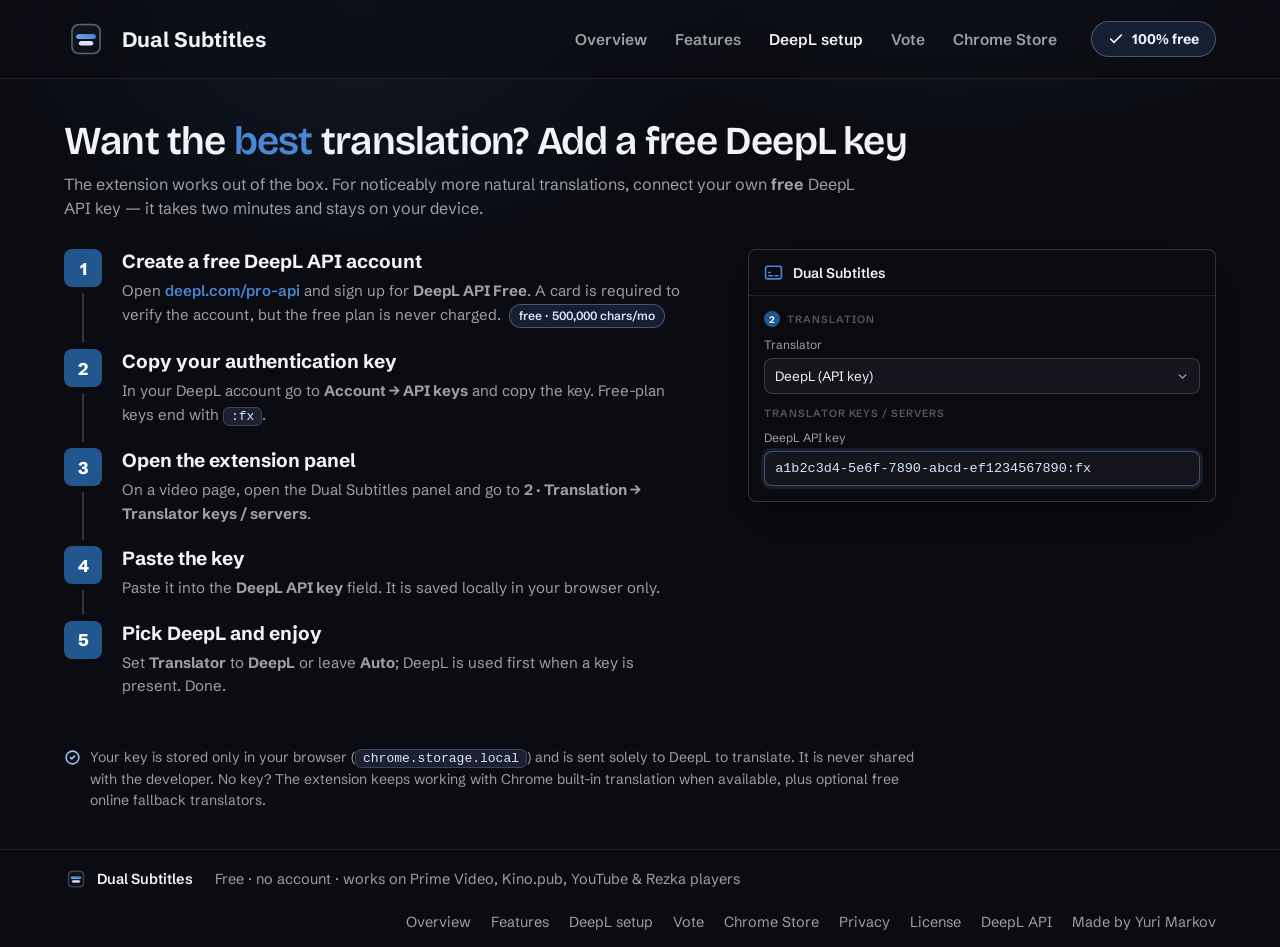
<file: dual-subtitles/deepl-setup.html>
<!doctype html>
<html lang="en">
<head>
<meta charset="utf-8">
<meta name="viewport" content="width=device-width, initial-scale=1">
<link rel="preconnect" href="https://fonts.gstatic.com" crossorigin>
<link href="https://fonts.googleapis.com/css2?family=Bricolage+Grotesque:opsz,wght@12..96,400..700&family=Schibsted+Grotesk:wght@400;500;600;700&display=swap" rel="stylesheet">
<link rel="stylesheet" href="promo.css">
<style>
  body{min-height:100vh;background:radial-gradient(900px 520px at 74% -18%, rgba(74,134,212,.16), transparent 60%), var(--bg)}
  .dmain{flex:1;width:100%;padding:clamp(34px,4.6vh,58px) var(--gutter-x) clamp(32px,4.2vh,52px)}
  h1{font-family:var(--font-display);font-size:clamp(34px,2.25vw + 1.2vh,56px);line-height:1.07;font-weight:600;letter-spacing:-.02em;text-wrap:balance;margin:0 0 clamp(7px,1vh,12px);max-width:960px}
  h1 .g{color:var(--accent)}
  .lead{color:var(--dim);font-size:clamp(16px,.45vw + .85vh,19px);max-width:800px;margin-bottom:clamp(24px,3.2vh,38px);line-height:1.52}
  .wrap{display:grid;grid-template-columns:minmax(0,1.15fr) minmax(330px,.85fr);gap:clamp(28px,4vw,52px);align-items:start}
  ol{list-style:none;counter-reset:s}
  li{counter-increment:s;position:relative;padding:0 0 clamp(19px,2.35vh,26px) 58px;min-height:46px}
  li::before{content:counter(s);position:absolute;left:0;top:0;width:38px;height:38px;border-radius:8px;background:var(--accent-strong);color:#fff;font-weight:800;font-size:17px;display:flex;align-items:center;justify-content:center}
  li::after{content:"";position:absolute;left:18px;top:44px;bottom:6px;width:2px;background:var(--line2)}
  li:last-child::after{display:none}
  li h3{font-size:19px;font-weight:700;margin-bottom:6px}
  li p{color:var(--dim);font-size:15px;line-height:1.56}
  li a{color:var(--accent);font-weight:600;text-decoration:none}
  code{font-family:ui-monospace,Menlo,Consolas,monospace;background:var(--surface2);border:1px solid var(--line2);border-radius:6px;padding:1px 7px;font-size:13px;color:var(--accent3)}
  .tag{display:inline-block;background:var(--accent-soft);color:var(--accent3);border:1px solid var(--accent-line);border-radius:999px;padding:2px 9px;font-size:12px;font-weight:600;margin-left:4px}
  .panel{background:rgba(12,13,16,.92);border:1px solid var(--line2);border-radius:8px;overflow:hidden;box-shadow:0 18px 50px rgba(0,0,0,.5);position:sticky;top:clamp(18px,3vh,30px)}
  .ph{display:flex;align-items:center;gap:10px;padding:13px 15px;border-bottom:1px solid var(--line)}
  .ph .l{width:19px;height:19px;color:var(--accent)}
  .ph b{font-size:14px;font-weight:600}
  .pb{padding:15px}
  .sec{font-size:10.5px;font-weight:600;letter-spacing:.09em;text-transform:uppercase;color:rgba(236,236,238,.34);margin:0 0 10px;display:flex;align-items:center;gap:7px}
  .step-badge{width:16px;height:16px;border-radius:50%;background:var(--accent-strong);color:#fff;font-size:9.5px;font-weight:700;display:inline-flex;align-items:center;justify-content:center}
  .fl{font-size:12px;color:var(--dim);margin:0 0 6px}
  .inp{background:var(--surface);border:1px solid var(--line2);border-radius:8px;padding:9px 10px;font-size:13.5px;color:var(--fg);overflow-wrap:anywhere}
  .inp.key{border-color:var(--accent-line);box-shadow:0 0 0 3px var(--accent-soft);font-family:ui-monospace,monospace;color:var(--accent3)}
  .sel{display:flex;align-items:center;justify-content:space-between}
  .sel svg{width:13px;height:13px;color:var(--dim)}
  .note{margin-top:clamp(24px,3.2vh,34px);color:var(--dim);font-size:14px;display:flex;align-items:flex-start;gap:9px;max-width:860px;line-height:1.52}
  .note svg{width:17px;height:17px;color:var(--ok);flex:none;margin-top:2px}
  @media (max-width:850px){.dmain{padding:36px 28px 42px}.wrap{grid-template-columns:1fr;gap:28px}.panel{position:relative;top:0}h1{font-size:clamp(30px,8vw,36px)}.lead{font-size:16px}}
  @media (max-width:430px){li{padding-left:52px}li::before{width:38px;height:38px}.panel{border-radius:8px}.pb{padding:14px}.inp.key{font-size:12px}}
</style>
</head>
<body>
  <header class="site-header">
    <img class="logo" src="icon.png" alt="Dual Subtitles">
    <span class="brand">Dual Subtitles</span>
    <nav class="nav">
      <a href="index.html">Overview</a>
      <a href="features.html">Features</a>
      <a href="deepl-setup.html" class="active">DeepL setup</a>
      <a href="vote.html">Vote</a>
      <a href="https://chromewebstore.google.com/detail/dual-subtitles-learn-lang/jajbflfkcnblbbhfahhagfkonbeghpbc" target="_blank" rel="noopener">Chrome Store</a>
    </nav>
    <span class="pill"><svg viewBox="0 0 24 24" fill="none" stroke="currentColor" stroke-width="2.5" stroke-linecap="round" stroke-linejoin="round"><polyline points="20 6 9 17 4 12"/></svg>100% free</span>
  </header>

  <main class="dmain">
    <h1 class="sr">Want the <span class="g">best</span> translation? Add a free DeepL key</h1>
    <p class="lead sr">The extension works out of the box. For noticeably more natural translations, connect your own <b>free</b> DeepL API key &mdash; it takes two minutes and stays on your device.</p>

    <div class="wrap">
      <ol>
        <li class="sr">
          <h3>Create a free DeepL API account</h3>
          <p>Open <a href="https://www.deepl.com/pro-api">deepl.com/pro-api</a> and sign up for <b>DeepL API Free</b>. A card is required to verify the account, but the free plan is never charged. <span class="tag">free &middot; 500,000 chars/mo</span></p>
        </li>
        <li class="sr">
          <h3>Copy your authentication key</h3>
          <p>In your DeepL account go to <b>Account &rarr; API keys</b> and copy the key. Free-plan keys end with <code>:fx</code>.</p>
        </li>
        <li class="sr">
          <h3>Open the extension panel</h3>
          <p>On a video page, open the Dual Subtitles panel and go to <b>2 &middot; Translation &rarr; Translator keys / servers</b>.</p>
        </li>
        <li class="sr">
          <h3>Paste the key</h3>
          <p>Paste it into the <b>DeepL API key</b> field. It is saved locally in your browser only.</p>
        </li>
        <li class="sr">
          <h3>Pick DeepL and enjoy</h3>
          <p>Set <b>Translator</b> to <b>DeepL</b> or leave <b>Auto</b>; DeepL is used first when a key is present. Done.</p>
        </li>
      </ol>

      <div class="panel sr">
        <div class="ph">
          <svg class="l" viewBox="0 0 24 24" fill="none" stroke="currentColor" stroke-width="2" stroke-linecap="round"><rect x="2" y="4" width="20" height="16" rx="3"/><path d="M6 16h5M14 16h4M6 12h2"/></svg>
          <b>Dual Subtitles</b>
        </div>
        <div class="pb">
          <div class="sec"><span class="step-badge">2</span>Translation</div>
          <div class="fl">Translator</div>
          <div class="inp sel" style="margin-bottom:13px">DeepL (API key) <svg viewBox="0 0 24 24" fill="none" stroke="currentColor" stroke-width="2.5" stroke-linecap="round" stroke-linejoin="round"><polyline points="6 9 12 15 18 9"/></svg></div>
          <div class="sec" style="margin-top:4px">Translator keys / servers</div>
          <div class="fl">DeepL API key</div>
          <div class="inp key">a1b2c3d4-5e6f-7890-abcd-ef1234567890:fx</div>
        </div>
      </div>
    </div>

    <div class="note">
      <svg viewBox="0 0 24 24" fill="none" stroke="currentColor" stroke-width="2.2" stroke-linecap="round" stroke-linejoin="round"><path d="M9 12l2 2 4-4"/><circle cx="12" cy="12" r="9"/></svg>
      <span>Your key is stored only in your browser (<code>chrome.storage.local</code>) and is sent solely to DeepL to translate. It is never shared with the developer. No key? The extension keeps working with Chrome built-in translation when available, plus optional free online fallback translators.</span>
    </div>
  </main>

  <footer class="site-footer">
    <span class="fbrand"><img src="icon.png" alt="">Dual Subtitles</span>
    <span>Free &middot; no account &middot; works on Prime Video, Kino.pub, YouTube &amp; Rezka players</span>
    <nav class="flinks">
      <a href="index.html">Overview</a>
      <a href="features.html">Features</a>
      <a href="deepl-setup.html">DeepL setup</a>
      <a href="vote.html">Vote</a>
      <a href="https://chromewebstore.google.com/detail/dual-subtitles-learn-lang/jajbflfkcnblbbhfahhagfkonbeghpbc" target="_blank" rel="noopener">Chrome Store</a>
      <a href="privacy.html">Privacy</a>
      <a href="license.html">License</a>
      <a href="https://www.deepl.com/pro-api">DeepL API</a>
      <a href="../index.html">Made by Yuri Markov</a>
    </nav>
  </footer>

  <script>
    (function(){
      var els=[].slice.call(document.querySelectorAll('.sr'));
      var reduce=window.matchMedia&&window.matchMedia('(prefers-reduced-motion: reduce)').matches;
      if(reduce||!('IntersectionObserver'in window)){els.forEach(function(e){e.classList.add('in');});return;}
      document.querySelectorAll('ol li.sr').forEach(function(li,i){li.setAttribute('data-sr-i',i);});
      var io=new IntersectionObserver(function(entries){
        entries.forEach(function(en){
          if(!en.isIntersecting)return;
          var el=en.target;
          var delay=Math.min(el.hasAttribute('data-sr-i')?+el.getAttribute('data-sr-i'):0,6)*70;
          setTimeout(function(){el.classList.add('in');},delay);
          io.unobserve(el);
        });
      },{threshold:.1,rootMargin:'0px 0px -40px 0px'});
      els.forEach(function(e){io.observe(e);});
      // safety: never leave content hidden if IO doesn't fire (e.g. no paint)
      setTimeout(function(){els.forEach(function(e){e.classList.add('in');});},1500);
    })();
  </script>
</body>
</html>
</file>
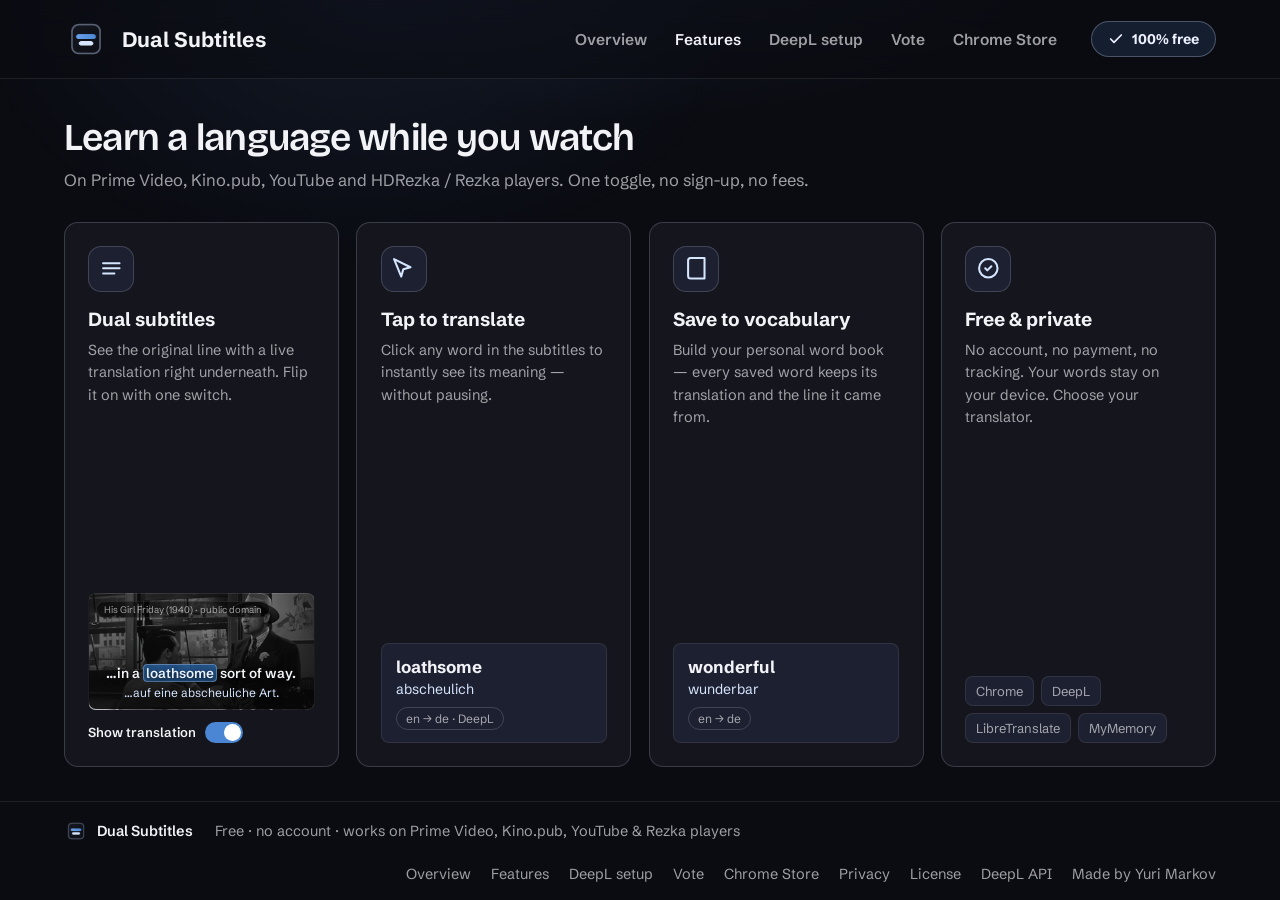
<file: dual-subtitles/features.html>
<!doctype html>
<html lang="en">
<head>
<meta charset="utf-8">
<meta name="viewport" content="width=device-width, initial-scale=1">
<link rel="preconnect" href="https://fonts.gstatic.com" crossorigin>
<link href="https://fonts.googleapis.com/css2?family=Bricolage+Grotesque:opsz,wght@12..96,400..700&family=Schibsted+Grotesk:wght@400;500;600;700&display=swap" rel="stylesheet">
<link rel="stylesheet" href="promo.css">
<style>
  body{min-height:100vh;background:radial-gradient(900px 500px at 50% -20%, rgba(74,134,212,.16), transparent 60%), var(--bg)}
  .fmain{flex:1;width:100%;display:flex;flex-direction:column;padding:clamp(28px,4vh,58px) var(--gutter-x) clamp(26px,3.8vh,50px)}
  h2{font-family:var(--font-display);font-size:clamp(34px,2.05vw + 1.3vh,56px);font-weight:600;letter-spacing:-.02em;text-wrap:balance;margin:0 0 clamp(6px,1vh,12px)}
  .lead{color:var(--dim);font-size:clamp(16.5px,.45vw + .9vh,21px);margin-bottom:clamp(22px,3.2vh,44px);line-height:1.45}
  .grid{display:grid;grid-template-columns:repeat(4,minmax(0,1fr));gap:clamp(14px,1.4vw,26px);flex:1}
  .card{background:var(--surface);border:1px solid var(--line2);border-radius:14px;padding:clamp(21px,1.8vw,34px);display:flex;flex-direction:column;
    transition:transform .42s var(--ease-out),border-color .3s var(--ease-out),background .3s var(--ease-out),box-shadow .42s var(--ease-out),opacity .7s var(--ease-out),filter .7s var(--ease-out)}
  .card:hover{transform:translateY(-5px);border-color:var(--accent-line);background:#181b24;box-shadow:0 22px 50px rgba(0,0,0,.4)}
  .ic{width:clamp(46px,3.2vw,58px);height:clamp(46px,3.2vw,58px);border-radius:13px;background:var(--surface2);border:1px solid var(--line2);color:var(--accent3);display:flex;align-items:center;justify-content:center;margin-bottom:clamp(15px,1.6vh,24px);
    transition:transform .42s var(--ease-out),color .3s var(--ease-out),border-color .3s var(--ease-out)}
  .card:hover .ic{transform:scale(1.08) rotate(-3deg);color:var(--accent2);border-color:var(--accent-line)}
  .ic svg{width:56%;height:56%}
  @media (prefers-reduced-motion:reduce){.card,.ic{transition:none}}
  .card h3{font-size:clamp(19px,1.08vw,23px);font-weight:700;margin-bottom:clamp(7px,.9vh,10px)}
  .card p{color:var(--dim);font-size:clamp(14.5px,.9vw,16.5px);line-height:1.55}
  .demo{margin-top:auto;padding-top:clamp(16px,1.8vh,24px)}
  .voc{background:var(--surface2);border:1px solid var(--line);border-radius:8px;padding:12px 14px}
  .voc .vw{font-size:17px;font-weight:700}.voc .vt{font-size:14px;color:var(--accent3);margin-top:3px}
  .voc .vtag{display:inline-block;margin-top:9px;font-size:12px;color:var(--dim);border:1px solid var(--line2);border-radius:999px;padding:3px 9px}
  .prov{display:flex;gap:7px;flex-wrap:wrap;margin-top:6px}
  .prov span{font-size:13px;color:var(--dim);background:var(--surface2);border:1px solid var(--line);border-radius:8px;padding:6px 10px}
  .mini{position:relative;height:clamp(96px,13vh,150px);border-radius:8px;overflow:hidden;border:1px solid var(--line);background:#070708 url("hisgirlfriday.jpg") 50% 26% / cover no-repeat}
  .mini .ms{position:absolute;inset:0;background:linear-gradient(180deg,rgba(7,7,8,.08),rgba(7,7,8,.55) 55%,rgba(7,7,8,.9))}
  .mini .badge{position:absolute;top:7px;left:7px;font-size:9.5px;color:var(--dim);background:rgba(0,0,0,.5);border:1px solid var(--line);border-radius:999px;padding:2px 7px}
  .mini .ml{position:absolute;left:8px;right:8px;bottom:9px;text-align:center;text-shadow:0 2px 5px rgba(0,0,0,.95)}
  .mini .ml .o{font-size:13.5px;font-weight:600;line-height:1.25}
  .mini .ml .o .w{background:rgba(34,86,143,.88);color:#eaf2ff;border:1px solid rgba(214,230,255,.32);border-radius:4px;padding:0 2px}
  .mini .ml .t{font-size:12px;color:var(--accent3);margin-top:3px}
  .sw{width:38px;height:21px;border-radius:999px;background:var(--accent);position:relative;display:inline-block}
  .sw::after{content:"";position:absolute;top:2px;right:2px;width:17px;height:17px;border-radius:50%;background:#fff}
  @media (max-width:1050px){.grid{grid-template-columns:repeat(2,minmax(0,1fr))}}
  @media (max-width:650px){.fmain{padding:38px 28px}.grid{grid-template-columns:1fr}h2{font-size:36px}.lead{font-size:17px}}
</style>
</head>
<body>
  <header class="site-header">
    <img class="logo" src="icon.png" alt="Dual Subtitles">
    <span class="brand">Dual Subtitles</span>
    <nav class="nav">
      <a href="index.html">Overview</a>
      <a href="features.html" class="active">Features</a>
      <a href="deepl-setup.html">DeepL setup</a>
      <a href="vote.html">Vote</a>
      <a href="https://chromewebstore.google.com/detail/dual-subtitles-learn-lang/jajbflfkcnblbbhfahhagfkonbeghpbc" target="_blank" rel="noopener">Chrome Store</a>
    </nav>
    <span class="pill"><svg viewBox="0 0 24 24" fill="none" stroke="currentColor" stroke-width="2.5" stroke-linecap="round" stroke-linejoin="round"><polyline points="20 6 9 17 4 12"/></svg>100% free</span>
  </header>

  <main class="fmain">
    <h2 class="sr">Learn a language while you watch</h2>
    <div class="lead sr">On Prime Video, Kino.pub, YouTube and HDRezka / Rezka players. One toggle, no sign-up, no fees.</div>

    <div class="grid">
      <div class="card sr">
        <span class="ic"><svg viewBox="0 0 24 24" fill="none" stroke="currentColor" stroke-width="2" stroke-linecap="round"><path d="M4 7h16M4 12h16M4 17h11"/></svg></span>
        <h3>Dual subtitles</h3>
        <p>See the original line with a live translation right underneath. Flip it on with one switch.</p>
        <div class="demo">
          <div class="mini">
            <div class="ms"></div>
            <div class="badge">His Girl Friday (1940) &middot; public domain</div>
            <div class="ml">
              <div class="o">&hellip;in a <span class="w">loathsome</span> sort of way.</div>
              <div class="t">&hellip;auf eine abscheuliche Art.</div>
            </div>
          </div>
          <div style="display:flex;align-items:center;gap:9px;margin-top:12px;font-size:13px;font-weight:600">Show translation <span class="sw"></span></div>
        </div>
      </div>

      <div class="card sr">
        <span class="ic"><svg viewBox="0 0 24 24" fill="none" stroke="currentColor" stroke-width="2" stroke-linecap="round" stroke-linejoin="round"><path d="M3 3l7 17 2-7 7-2z"/></svg></span>
        <h3>Tap to translate</h3>
        <p>Click any word in the subtitles to instantly see its meaning &mdash; without pausing.</p>
        <div class="demo"><div class="voc"><div class="vw">loathsome</div><div class="vt">abscheulich</div><span class="vtag">en &rarr; de &middot; DeepL</span></div></div>
      </div>

      <div class="card sr">
        <span class="ic"><svg viewBox="0 0 24 24" fill="none" stroke="currentColor" stroke-width="2" stroke-linecap="round" stroke-linejoin="round"><path d="M6.5 2H20v20H6.5A2.5 2.5 0 0 1 4 19.5v-15A2.5 2.5 0 0 1 6.5 2z"/></svg></span>
        <h3>Save to vocabulary</h3>
        <p>Build your personal word book &mdash; every saved word keeps its translation and the line it came from.</p>
        <div class="demo"><div class="voc"><div class="vw">wonderful</div><div class="vt">wunderbar</div><span class="vtag">en &rarr; de</span></div></div>
      </div>

      <div class="card sr">
        <span class="ic"><svg viewBox="0 0 24 24" fill="none" stroke="currentColor" stroke-width="2" stroke-linecap="round" stroke-linejoin="round"><circle cx="12" cy="12" r="9"/><path d="M9 12l2 2 4-4"/></svg></span>
        <h3>Free &amp; private</h3>
        <p>No account, no payment, no tracking. Your words stay on your device. Choose your translator.</p>
        <div class="demo"><div class="prov"><span>Chrome</span><span>DeepL</span><span>LibreTranslate</span><span>MyMemory</span></div></div>
      </div>
    </div>
  </main>

  <footer class="site-footer">
    <span class="fbrand"><img src="icon.png" alt="">Dual Subtitles</span>
    <span>Free &middot; no account &middot; works on Prime Video, Kino.pub, YouTube &amp; Rezka players</span>
    <nav class="flinks">
      <a href="index.html">Overview</a>
      <a href="features.html">Features</a>
      <a href="deepl-setup.html">DeepL setup</a>
      <a href="vote.html">Vote</a>
      <a href="https://chromewebstore.google.com/detail/dual-subtitles-learn-lang/jajbflfkcnblbbhfahhagfkonbeghpbc" target="_blank" rel="noopener">Chrome Store</a>
      <a href="privacy.html">Privacy</a>
      <a href="license.html">License</a>
      <a href="https://www.deepl.com/pro-api">DeepL API</a>
      <a href="../index.html">Made by Yuri Markov</a>
    </nav>
  </footer>

  <script>
    (function(){
      var els=[].slice.call(document.querySelectorAll('.sr'));
      var reduce=window.matchMedia&&window.matchMedia('(prefers-reduced-motion: reduce)').matches;
      if(reduce||!('IntersectionObserver'in window)){els.forEach(function(e){e.classList.add('in');});return;}
      var io=new IntersectionObserver(function(entries){
        entries.forEach(function(en){
          if(!en.isIntersecting)return;
          var el=en.target;
          var delay=Math.min(el.hasAttribute('data-sr-i')?+el.getAttribute('data-sr-i'):0,6)*80;
          setTimeout(function(){el.classList.add('in');},delay);
          io.unobserve(el);
        });
      },{threshold:.12,rootMargin:'0px 0px -40px 0px'});
      // stagger cards within the grid
      var cards=document.querySelectorAll('.grid .card.sr');
      cards.forEach(function(c,i){c.setAttribute('data-sr-i',i);});
      els.forEach(function(e){io.observe(e);});
      // safety: never leave content hidden if IO doesn't fire (e.g. no paint)
      setTimeout(function(){els.forEach(function(e){e.classList.add('in');});},1500);
    })();
  </script>
</body>
</html>
</file>
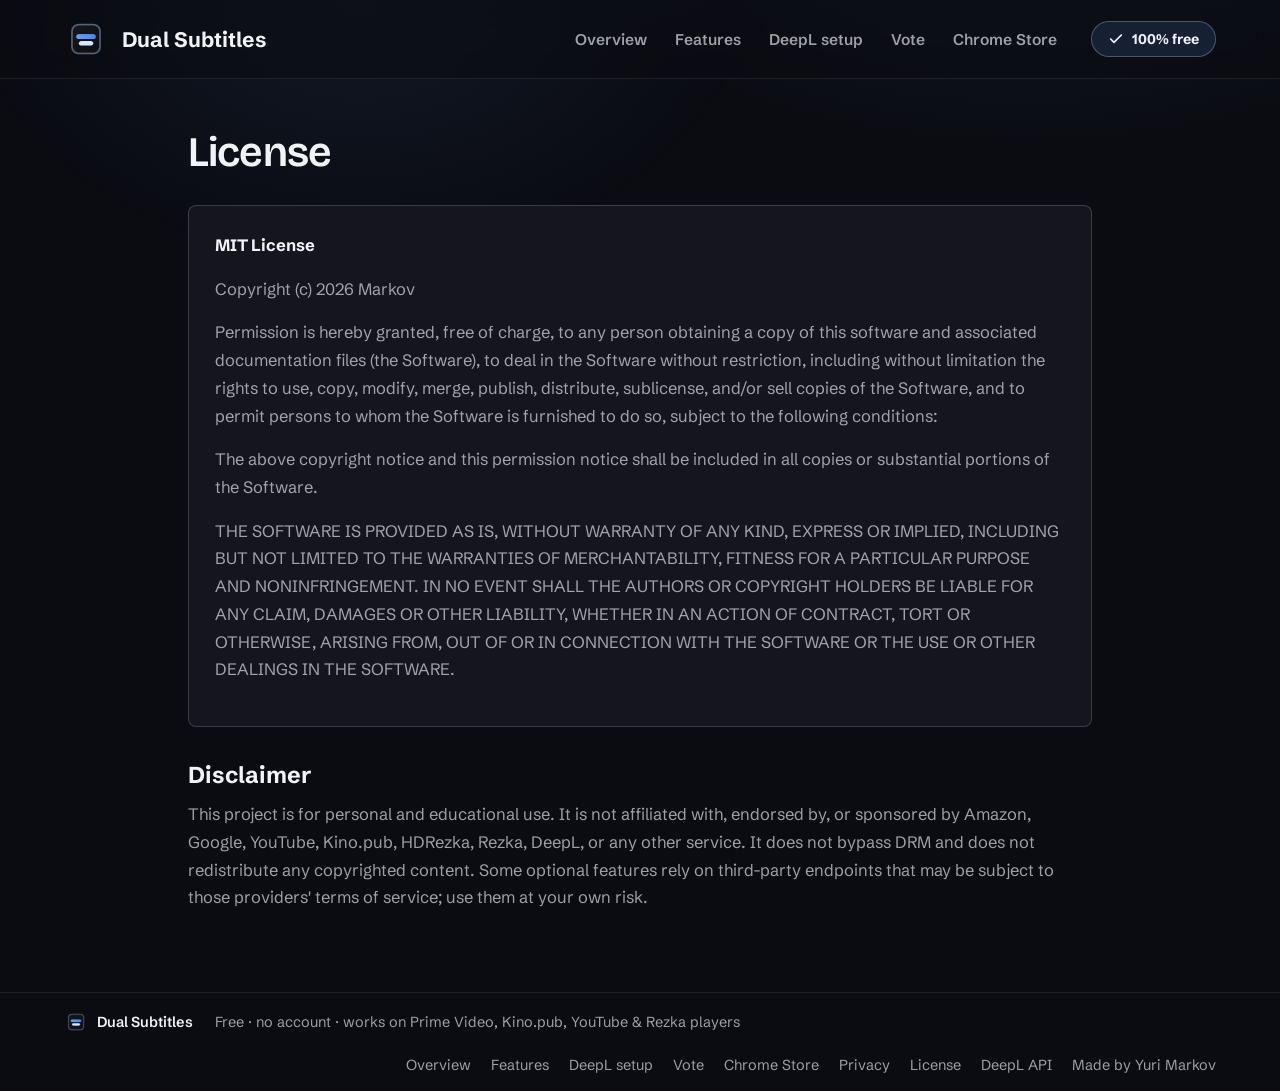
<file: dual-subtitles/license.html>
<!doctype html>
<html lang="en">
<head>
<meta charset="utf-8">
<meta name="viewport" content="width=device-width, initial-scale=1">
<link rel="preconnect" href="https://fonts.gstatic.com" crossorigin>
<link href="https://fonts.googleapis.com/css2?family=Bricolage+Grotesque:opsz,wght@12..96,400..700&family=Schibsted+Grotesk:wght@400;500;600;700&display=swap" rel="stylesheet">
<link rel="stylesheet" href="promo.css">
<style>
  body{min-height:800px;background:radial-gradient(900px 520px at 80% -15%, rgba(74,134,212,.14), transparent 60%), var(--bg)}
  .doc{flex:1;width:min(960px,100%);margin:0 auto;padding:clamp(48px,5vh,66px) 28px 64px}
  h1{font-family:var(--font-display);font-size:clamp(42px,2vw + 1.2vh,56px);font-weight:600;letter-spacing:-.02em;margin:0 0 28px}
  h2{font-size:23px;font-weight:700;margin:34px 0 12px}
  p{color:var(--dim);font-size:16.5px;line-height:1.68;margin:0 0 16px}
  .license-text{background:var(--surface);border:1px solid var(--line2);border-radius:8px;padding:26px}
  .license-text p{margin-bottom:16px}
  strong{color:var(--fg)}
  @media (max-width:650px){.doc{padding:40px 28px 52px}h1{font-size:36px}p{font-size:16px}h2{font-size:21px}.license-text{padding:20px}}
</style>
</head>
<body>
  <header class="site-header">
    <img class="logo" src="icon.png" alt="Dual Subtitles">
    <span class="brand">Dual Subtitles</span>
    <nav class="nav">
      <a href="index.html">Overview</a>
      <a href="features.html">Features</a>
      <a href="deepl-setup.html">DeepL setup</a>
      <a href="vote.html">Vote</a>
      <a href="https://chromewebstore.google.com/detail/dual-subtitles-learn-lang/jajbflfkcnblbbhfahhagfkonbeghpbc" target="_blank" rel="noopener">Chrome Store</a>
    </nav>
    <span class="pill"><svg viewBox="0 0 24 24" fill="none" stroke="currentColor" stroke-width="2.5" stroke-linecap="round" stroke-linejoin="round"><polyline points="20 6 9 17 4 12"/></svg>100% free</span>
  </header>

  <main class="doc">
    <h1>License</h1>

    <section class="license-text">
      <p><strong>MIT License</strong></p>
      <p>Copyright (c) 2026 Markov</p>
      <p>Permission is hereby granted, free of charge, to any person obtaining a copy of this software and associated documentation files (the Software), to deal in the Software without restriction, including without limitation the rights to use, copy, modify, merge, publish, distribute, sublicense, and/or sell copies of the Software, and to permit persons to whom the Software is furnished to do so, subject to the following conditions:</p>
      <p>The above copyright notice and this permission notice shall be included in all copies or substantial portions of the Software.</p>
      <p>THE SOFTWARE IS PROVIDED AS IS, WITHOUT WARRANTY OF ANY KIND, EXPRESS OR IMPLIED, INCLUDING BUT NOT LIMITED TO THE WARRANTIES OF MERCHANTABILITY, FITNESS FOR A PARTICULAR PURPOSE AND NONINFRINGEMENT. IN NO EVENT SHALL THE AUTHORS OR COPYRIGHT HOLDERS BE LIABLE FOR ANY CLAIM, DAMAGES OR OTHER LIABILITY, WHETHER IN AN ACTION OF CONTRACT, TORT OR OTHERWISE, ARISING FROM, OUT OF OR IN CONNECTION WITH THE SOFTWARE OR THE USE OR OTHER DEALINGS IN THE SOFTWARE.</p>
    </section>

    <h2>Disclaimer</h2>
    <p>This project is for personal and educational use. It is not affiliated with, endorsed by, or sponsored by Amazon, Google, YouTube, Kino.pub, HDRezka, Rezka, DeepL, or any other service. It does not bypass DRM and does not redistribute any copyrighted content. Some optional features rely on third-party endpoints that may be subject to those providers' terms of service; use them at your own risk.</p>
  </main>

  <footer class="site-footer">
    <span class="fbrand"><img src="icon.png" alt="">Dual Subtitles</span>
    <span>Free &middot; no account &middot; works on Prime Video, Kino.pub, YouTube &amp; Rezka players</span>
    <nav class="flinks">
      <a href="index.html">Overview</a>
      <a href="features.html">Features</a>
      <a href="deepl-setup.html">DeepL setup</a>
      <a href="vote.html">Vote</a>
      <a href="https://chromewebstore.google.com/detail/dual-subtitles-learn-lang/jajbflfkcnblbbhfahhagfkonbeghpbc" target="_blank" rel="noopener">Chrome Store</a>
      <a href="privacy.html">Privacy</a>
      <a href="license.html">License</a>
      <a href="https://www.deepl.com/pro-api">DeepL API</a>
      <a href="../index.html">Made by Yuri Markov</a>
    </nav>
  </footer>
</body>
</html>
</file>
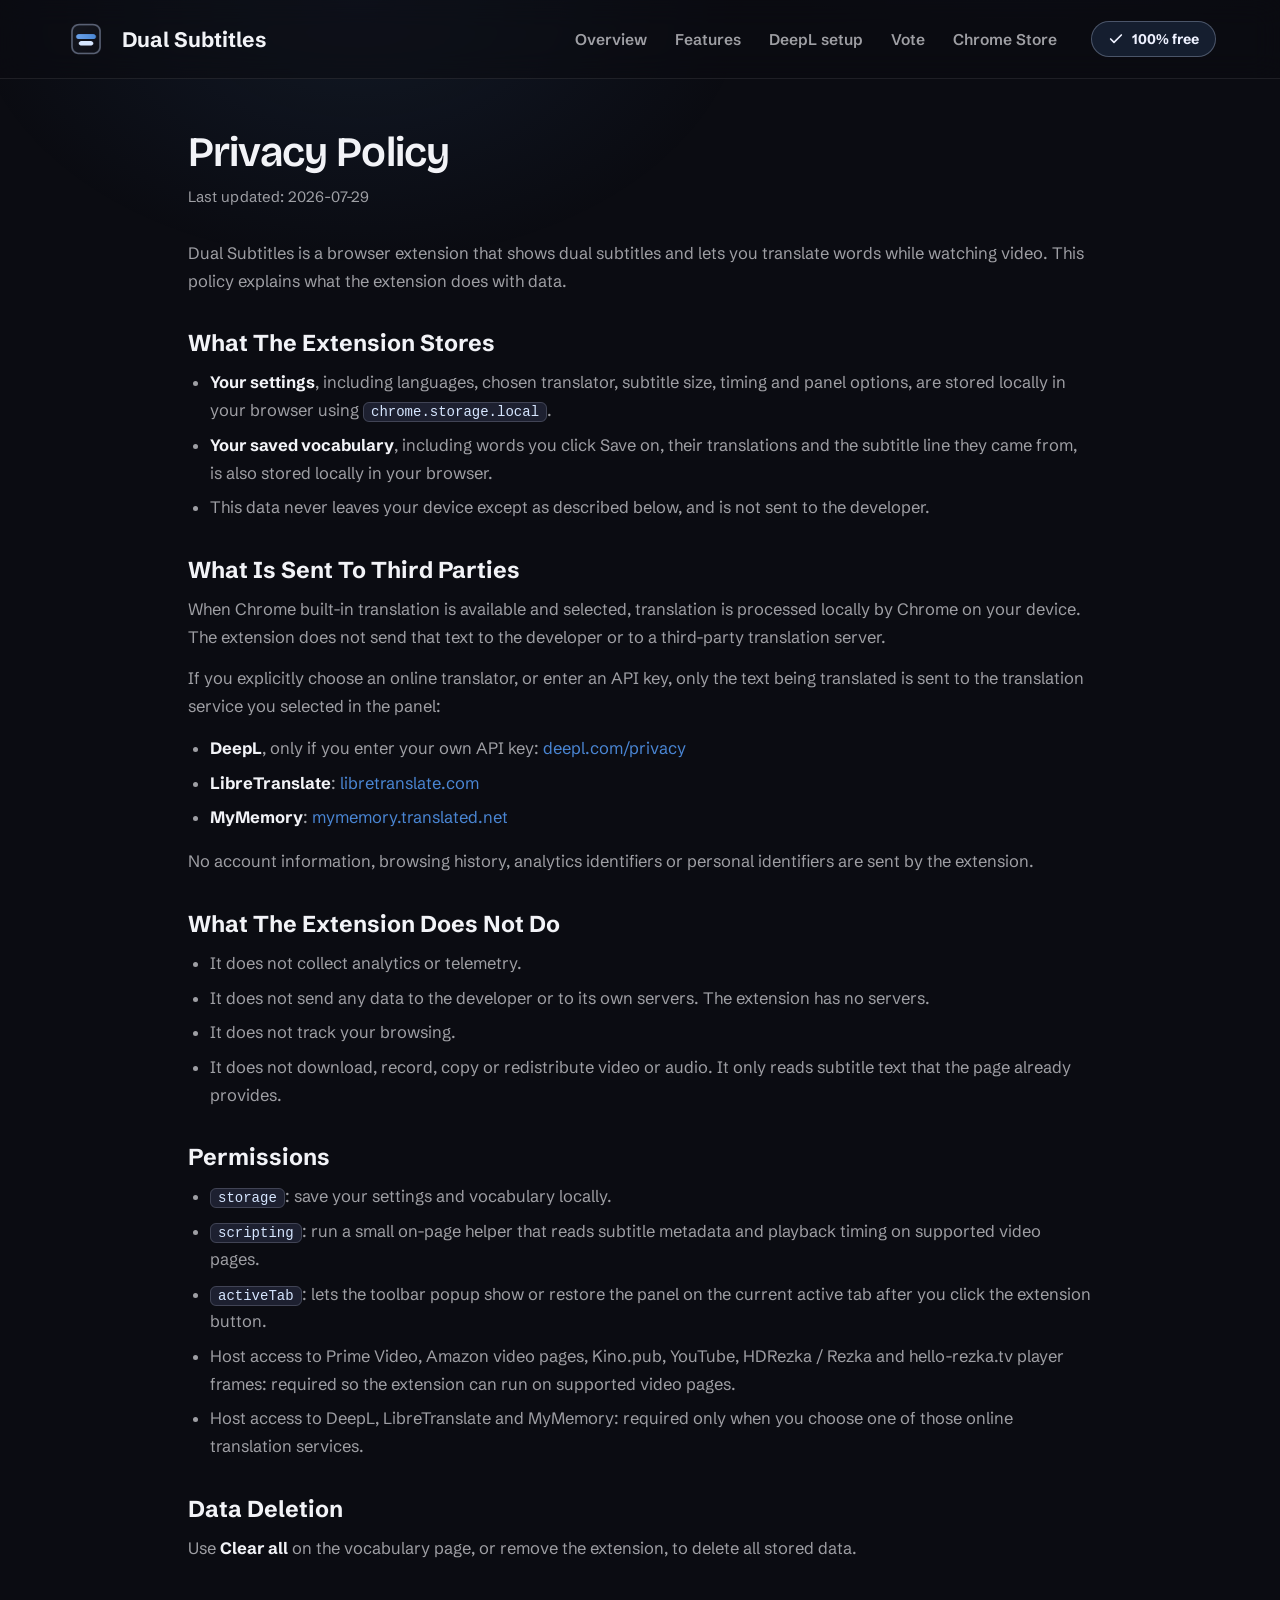
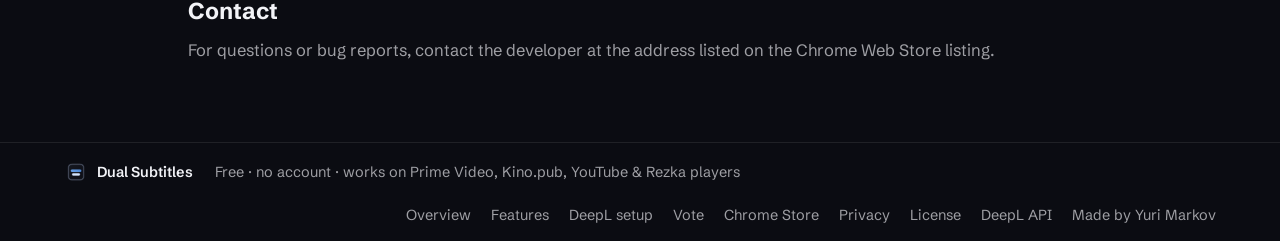
<file: dual-subtitles/privacy.html>
<!doctype html>
<html lang="en">
<head>
<meta charset="utf-8">
<meta name="viewport" content="width=device-width, initial-scale=1">
<link rel="preconnect" href="https://fonts.gstatic.com" crossorigin>
<link href="https://fonts.googleapis.com/css2?family=Bricolage+Grotesque:opsz,wght@12..96,400..700&family=Schibsted+Grotesk:wght@400;500;600;700&display=swap" rel="stylesheet">
<link rel="stylesheet" href="promo.css">
<style>
  body{min-height:800px;background:radial-gradient(900px 520px at 80% -15%, rgba(74,134,212,.14), transparent 60%), var(--bg)}
  .doc{flex:1;width:min(960px,100%);margin:0 auto;padding:clamp(48px,5vh,66px) 28px 64px}
  h1{font-family:var(--font-display);font-size:clamp(42px,2vw + 1.2vh,56px);font-weight:600;letter-spacing:-.02em;margin:0 0 10px}
  .updated{color:var(--dim);font-size:15px;margin-bottom:34px}
  h2{font-size:23px;font-weight:700;margin:34px 0 12px}
  p,li{color:var(--dim);font-size:16.5px;line-height:1.68}
  p{margin:0 0 14px}
  ul{padding-left:22px;margin:0 0 16px}
  li{margin:7px 0}
  b,strong{color:var(--fg);font-weight:700}
  a{color:var(--accent);text-decoration:none}
  code{font-family:ui-monospace,Menlo,Consolas,monospace;background:var(--surface2);border:1px solid var(--line2);border-radius:6px;padding:1px 7px;font-size:14px;color:var(--accent3)}
  @media (max-width:650px){.doc{padding:40px 28px 52px}h1{font-size:36px}p,li{font-size:16px}h2{font-size:21px}}
</style>
</head>
<body>
  <header class="site-header">
    <img class="logo" src="icon.png" alt="Dual Subtitles">
    <span class="brand">Dual Subtitles</span>
    <nav class="nav">
      <a href="index.html">Overview</a>
      <a href="features.html">Features</a>
      <a href="deepl-setup.html">DeepL setup</a>
      <a href="vote.html">Vote</a>
      <a href="https://chromewebstore.google.com/detail/dual-subtitles-learn-lang/jajbflfkcnblbbhfahhagfkonbeghpbc" target="_blank" rel="noopener">Chrome Store</a>
    </nav>
    <span class="pill"><svg viewBox="0 0 24 24" fill="none" stroke="currentColor" stroke-width="2.5" stroke-linecap="round" stroke-linejoin="round"><polyline points="20 6 9 17 4 12"/></svg>100% free</span>
  </header>

  <main class="doc">
    <h1>Privacy Policy</h1>
    <div class="updated">Last updated: 2026-07-29</div>

    <p>Dual Subtitles is a browser extension that shows dual subtitles and lets you translate words while watching video. This policy explains what the extension does with data.</p>

    <h2>What The Extension Stores</h2>
    <ul>
      <li><strong>Your settings</strong>, including languages, chosen translator, subtitle size, timing and panel options, are stored locally in your browser using <code>chrome.storage.local</code>.</li>
      <li><strong>Your saved vocabulary</strong>, including words you click Save on, their translations and the subtitle line they came from, is also stored locally in your browser.</li>
      <li>This data never leaves your device except as described below, and is not sent to the developer.</li>
    </ul>

    <h2>What Is Sent To Third Parties</h2>
    <p>When Chrome built-in translation is available and selected, translation is processed locally by Chrome on your device. The extension does not send that text to the developer or to a third-party translation server.</p>
    <p>If you explicitly choose an online translator, or enter an API key, only the text being translated is sent to the translation service you selected in the panel:</p>
    <ul>
      <li><strong>DeepL</strong>, only if you enter your own API key: <a href="https://www.deepl.com/privacy">deepl.com/privacy</a></li>
      <li><strong>LibreTranslate</strong>: <a href="https://libretranslate.com/">libretranslate.com</a></li>
      <li><strong>MyMemory</strong>: <a href="https://mymemory.translated.net/doc/usage-policy.php">mymemory.translated.net</a></li>
    </ul>
    <p>No account information, browsing history, analytics identifiers or personal identifiers are sent by the extension.</p>

    <h2>What The Extension Does Not Do</h2>
    <ul>
      <li>It does not collect analytics or telemetry.</li>
      <li>It does not send any data to the developer or to its own servers. The extension has no servers.</li>
      <li>It does not track your browsing.</li>
      <li>It does not download, record, copy or redistribute video or audio. It only reads subtitle text that the page already provides.</li>
    </ul>

    <h2>Permissions</h2>
    <ul>
      <li><code>storage</code>: save your settings and vocabulary locally.</li>
      <li><code>scripting</code>: run a small on-page helper that reads subtitle metadata and playback timing on supported video pages.</li>
      <li><code>activeTab</code>: lets the toolbar popup show or restore the panel on the current active tab after you click the extension button.</li>
      <li>Host access to Prime Video, Amazon video pages, Kino.pub, YouTube, HDRezka / Rezka and hello-rezka.tv player frames: required so the extension can run on supported video pages.</li>
      <li>Host access to DeepL, LibreTranslate and MyMemory: required only when you choose one of those online translation services.</li>
    </ul>

    <h2>Data Deletion</h2>
    <p>Use <strong>Clear all</strong> on the vocabulary page, or remove the extension, to delete all stored data.</p>

    <h2>Contact</h2>
    <p>For questions or bug reports, contact the developer at the address listed on the Chrome Web Store listing.</p>
  </main>

  <footer class="site-footer">
    <span class="fbrand"><img src="icon.png" alt="">Dual Subtitles</span>
    <span>Free &middot; no account &middot; works on Prime Video, Kino.pub, YouTube &amp; Rezka players</span>
    <nav class="flinks">
      <a href="index.html">Overview</a>
      <a href="features.html">Features</a>
      <a href="deepl-setup.html">DeepL setup</a>
      <a href="vote.html">Vote</a>
      <a href="https://chromewebstore.google.com/detail/dual-subtitles-learn-lang/jajbflfkcnblbbhfahhagfkonbeghpbc" target="_blank" rel="noopener">Chrome Store</a>
      <a href="privacy.html">Privacy</a>
      <a href="license.html">License</a>
      <a href="https://www.deepl.com/pro-api">DeepL API</a>
      <a href="../index.html">Made by Yuri Markov</a>
    </nav>
  </footer>
</body>
</html>
</file>
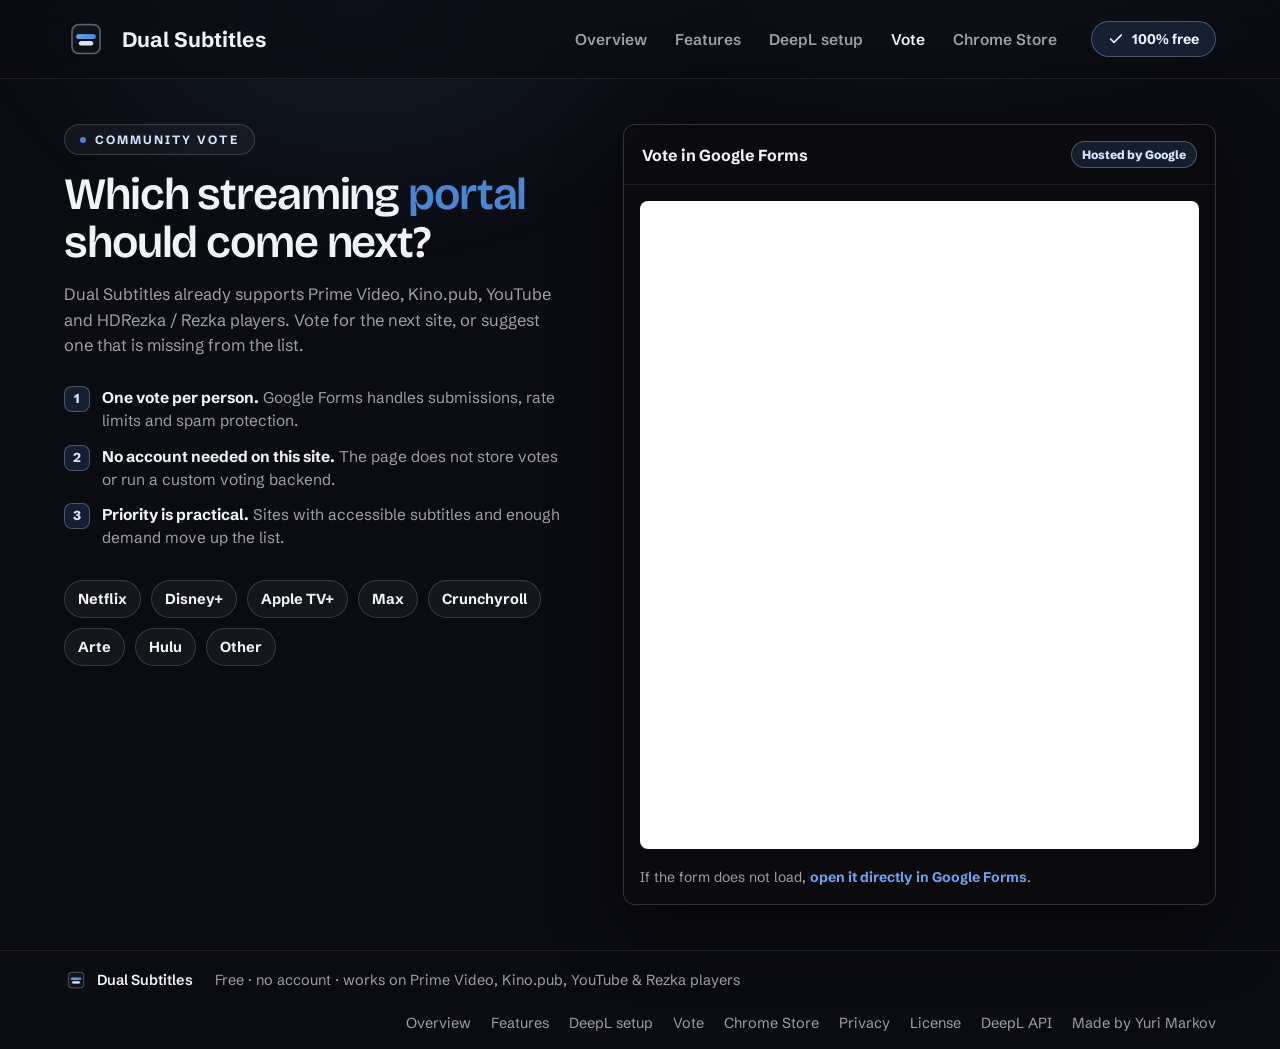
<file: dual-subtitles/vote.html>
<!doctype html>
<html lang="en">
<head>
<meta charset="utf-8">
<meta name="viewport" content="width=device-width, initial-scale=1">
<link rel="preconnect" href="https://fonts.gstatic.com" crossorigin>
<link href="https://fonts.googleapis.com/css2?family=Bricolage+Grotesque:opsz,wght@12..96,400..700&family=Schibsted+Grotesk:wght@400;500;600;700&display=swap" rel="stylesheet">
<link rel="stylesheet" href="promo.css">
<style>
  body{min-height:100vh;background:radial-gradient(900px 520px at 72% -18%, rgba(74,134,212,.18), transparent 60%), var(--bg)}
  .vmain{flex:1;width:100%;display:grid;grid-template-columns:minmax(0,.92fr) minmax(420px,1.08fr);gap:clamp(34px,4.2vw,68px);align-items:start;padding:clamp(42px,5vh,70px) var(--gutter-x) clamp(42px,5vh,66px)}
  .eyebrow{display:inline-flex;align-items:center;gap:9px;margin-bottom:clamp(12px,1.8vh,18px);padding:7px 15px;border-radius:999px;background:rgba(255,255,255,.04);border:1px solid var(--line2);font-size:12px;font-weight:700;letter-spacing:.17em;text-transform:uppercase;color:var(--accent3)}
  .eyebrow::before{content:"";width:6px;height:6px;border-radius:50%;background:var(--accent)}
  h1{font-family:var(--font-display);font-size:clamp(38px,2.55vw + 1.35vh,62px);line-height:1.06;font-weight:600;letter-spacing:-.025em;text-wrap:balance;margin:0 0 clamp(12px,1.8vh,18px)}
  h1 span{color:var(--accent)}
  .lead{color:var(--dim);font-size:clamp(16.5px,.5vw + .9vh,21px);line-height:1.55;max-width:720px;margin:0 0 clamp(22px,3vh,34px)}
  .points{display:grid;gap:12px;max-width:690px}
  .point{display:flex;gap:12px;align-items:flex-start;color:var(--dim);font-size:15.5px;line-height:1.5}
  .point b{color:var(--fg)}
  .dot{flex:none;width:26px;height:26px;border-radius:8px;background:var(--accent-soft);border:1px solid var(--accent-line);display:flex;align-items:center;justify-content:center;color:var(--accent3);font-weight:800;font-size:13px}
  .ideas{margin-top:clamp(24px,3.4vh,38px);display:flex;flex-wrap:wrap;gap:10px;max-width:720px}
  .idea{border:1px solid var(--line2);background:rgba(255,255,255,.045);border-radius:999px;padding:9px 13px;font-size:14.5px;font-weight:700;color:var(--fg)}
  .form-card{background:rgba(12,13,16,.92);border:1px solid var(--line2);border-radius:12px;box-shadow:0 24px 70px rgba(0,0,0,.48);overflow:hidden}
  .form-head{display:flex;align-items:center;justify-content:space-between;gap:14px;padding:16px 18px;border-bottom:1px solid var(--line)}
  .form-head b{font-size:16px}
  .hosted{color:var(--accent3);font-size:12px;font-weight:800;border:1px solid var(--accent-line);background:var(--accent-soft);border-radius:999px;padding:5px 10px;white-space:nowrap}
  .form-body{padding:16px}
  .form-frame{width:100%;height:min(690px,72vh);border:0;border-radius:8px;background:#fff}
  .missing-form{display:none;min-height:360px;border:1px dashed var(--line2);border-radius:8px;background:rgba(255,255,255,.035);align-items:center;justify-content:center;text-align:center;padding:28px;color:var(--dim);line-height:1.5}
  .missing-form b{display:block;color:var(--fg);font-size:20px;margin-bottom:8px}
  .fallback{margin-top:14px;color:var(--dim);font-size:14px;line-height:1.5}
  .fallback a{color:var(--accent2);font-weight:700;text-decoration:none}
  code{font-family:ui-monospace,Menlo,Consolas,monospace;background:var(--surface2);border:1px solid var(--line2);border-radius:6px;padding:1px 6px;color:var(--accent3)}
  @media (max-width:980px){.vmain{grid-template-columns:1fr}.form-frame{height:720px}}
  @media (max-width:650px){.vmain{padding:38px 28px 48px;gap:30px}h1{font-size:38px}.lead{font-size:17px}.form-head{align-items:flex-start;flex-direction:column}.form-frame{height:680px}.idea{font-size:14px}}
</style>
</head>
<body>
  <header class="site-header">
    <img class="logo" src="icon.png" alt="Dual Subtitles">
    <span class="brand">Dual Subtitles</span>
    <nav class="nav">
      <a href="index.html">Overview</a>
      <a href="features.html">Features</a>
      <a href="deepl-setup.html">DeepL setup</a>
      <a href="vote.html" class="active">Vote</a>
      <a href="https://chromewebstore.google.com/detail/dual-subtitles-learn-lang/jajbflfkcnblbbhfahhagfkonbeghpbc" target="_blank" rel="noopener">Chrome Store</a>
    </nav>
    <span class="pill"><svg viewBox="0 0 24 24" fill="none" stroke="currentColor" stroke-width="2.5" stroke-linecap="round" stroke-linejoin="round"><polyline points="20 6 9 17 4 12"/></svg>100% free</span>
  </header>

  <main class="vmain">
    <section>
      <span class="eyebrow">Community vote</span>
      <h1>Which streaming <span>portal</span> should come next?</h1>
      <p class="lead">Dual Subtitles already supports Prime Video, Kino.pub, YouTube and HDRezka / Rezka players. Vote for the next site, or suggest one that is missing from the list.</p>

      <div class="points">
        <div class="point"><span class="dot">1</span><span><b>One vote per person.</b> Google Forms handles submissions, rate limits and spam protection.</span></div>
        <div class="point"><span class="dot">2</span><span><b>No account needed on this site.</b> The page does not store votes or run a custom voting backend.</span></div>
        <div class="point"><span class="dot">3</span><span><b>Priority is practical.</b> Sites with accessible subtitles and enough demand move up the list.</span></div>
      </div>

      <div class="ideas" aria-label="Suggested portals">
        <span class="idea">Netflix</span>
        <span class="idea">Disney+</span>
        <span class="idea">Apple TV+</span>
        <span class="idea">Max</span>
        <span class="idea">Crunchyroll</span>
        <span class="idea">Arte</span>
        <span class="idea">Hulu</span>
        <span class="idea">Other</span>
      </div>
    </section>

    <section class="form-card" aria-label="Google Forms vote">
      <div class="form-head">
        <b>Vote in Google Forms</b>
        <span class="hosted">Hosted by Google</span>
      </div>
      <div class="form-body">
        <!-- Replace both data URLs below with your real Google Forms embed URL and public form URL. -->
        <iframe
          class="form-frame"
          data-form-embed-url="https://docs.google.com/forms/d/e/1FAIpQLSc5t_6yDejL-L2J4sDJCA_fHRk-EWuYxfSX7SIPlX4-0Uh-9Q/viewform?embedded=true"
          loading="lazy"
          title="Vote for the next Dual Subtitles portal">
        </iframe>
        <div class="missing-form">
          <p><b>Voting form coming soon</b>The Google Forms link has not been connected yet.</p>
        </div>
        <p class="fallback">If the form does not load, <a data-form-public-url="https://forms.gle/evaDoia2aBFKVjWD7" href="#" target="_blank" rel="noopener">open it directly in Google Forms</a>.</p>
        <!-- Setup: create a Google Form, click Send -> <>. Copy the embed URL into the iframe src above, then copy the public form link into the fallback link. -->
      </div>
    </section>
  </main>

  <footer class="site-footer">
    <span class="fbrand"><img src="icon.png" alt="">Dual Subtitles</span>
    <span>Free &middot; no account &middot; works on Prime Video, Kino.pub, YouTube &amp; Rezka players</span>
    <nav class="flinks">
      <a href="index.html">Overview</a>
      <a href="features.html">Features</a>
      <a href="deepl-setup.html">DeepL setup</a>
      <a href="vote.html">Vote</a>
      <a href="https://chromewebstore.google.com/detail/dual-subtitles-learn-lang/jajbflfkcnblbbhfahhagfkonbeghpbc" target="_blank" rel="noopener">Chrome Store</a>
      <a href="privacy.html">Privacy</a>
      <a href="license.html">License</a>
      <a href="https://www.deepl.com/pro-api">DeepL API</a>
      <a href="../index.html">Made by Yuri Markov</a>
    </nav>
  </footer>
  <script>
    (function(){
      var frame=document.querySelector('[data-form-embed-url]');
      var missing=document.querySelector('.missing-form');
      var link=document.querySelector('[data-form-public-url]');
      var embed=frame&&frame.getAttribute('data-form-embed-url');
      var publicUrl=link&&link.getAttribute('data-form-public-url');
      var ready=embed&&embed.indexOf('PASTE_GOOGLE_FORM_ID_HERE')<0;
      if(frame){
        if(ready){frame.src=embed;}
        else{frame.style.display='none';if(missing)missing.style.display='flex';}
      }
      if(link){
        if(publicUrl&&publicUrl.indexOf('PASTE_YOUR_FORM_LINK_HERE')<0){link.href=publicUrl;}
        else{link.removeAttribute('href');link.style.pointerEvents='none';link.style.opacity='.6';}
      }
    })();
  </script>
</body>
</html>
</file>
<file: styles.css>
:root {
  --bg: #f4efe6;
  --bg-strong: #ece2d3;
  --surface: rgba(255, 251, 245, 0.75);
  --surface-strong: #fffaf2;
  --ink: #1f1f1b;
  --ink-soft: #565148;
  --line: rgba(42, 37, 28, 0.14);
  --accent: #d86c31;
  --accent-strong: #b84d17;
  --accent-muted: rgba(216, 108, 49, 0.12);
  --shadow: 0 18px 50px rgba(74, 54, 28, 0.12);
  --radius-lg: 28px;
  --radius-md: 20px;
  --radius-sm: 14px;
  --max-width: 1200px;
}

*,
*::before,
*::after {
  box-sizing: border-box;
}

html {
  scroll-behavior: smooth;
}

body {
  margin: 0;
  font-family: "Manrope", sans-serif;
  color: var(--ink);
  background:
    radial-gradient(circle at top left, rgba(216, 108, 49, 0.18), transparent 24rem),
    radial-gradient(circle at bottom right, rgba(95, 130, 112, 0.18), transparent 28rem),
    linear-gradient(180deg, #f7f1e8 0%, #f1e8dc 100%);
  overflow-x: hidden;
}

a {
  color: inherit;
  text-decoration: none;
}

button {
  font: inherit;
}

.site-shell {
  width: min(calc(100% - clamp(4rem, 8vw, 7rem)), var(--max-width));
  margin: 0 auto;
  padding-bottom: 4rem;
}

.topbar {
  position: sticky;
  top: 0;
  z-index: 10;
  display: flex;
  align-items: center;
  justify-content: space-between;
  gap: 1rem;
  padding: 1rem clamp(0.9rem, 2vw, 1.4rem);
  margin-inline: calc(clamp(0.9rem, 2vw, 1.4rem) * -1);
  backdrop-filter: blur(18px);
  animation: fade-slide-down 680ms cubic-bezier(0.2, 0.8, 0.2, 1) both;
}

.brand {
  display: inline-flex;
  align-items: center;
  gap: 0.9rem;
}

.brand-mark {
  display: grid;
  place-items: center;
  width: 3rem;
  height: 3rem;
  border-radius: 50%;
  background: linear-gradient(135deg, var(--accent), #f2b262);
  color: #fff;
  font-weight: 800;
  box-shadow: var(--shadow);
}

.brand-copy {
  display: flex;
  flex-direction: column;
  line-height: 1.1;
}

.brand-copy span {
  color: var(--ink-soft);
  font-size: 0.92rem;
}

.nav {
  display: inline-flex;
  flex-wrap: wrap;
  gap: 0.5rem;
  padding: 0.35rem;
  border: 1px solid var(--line);
  border-radius: 999px;
  background: rgba(255, 248, 239, 0.75);
}

.nav a {
  padding: 0.75rem 1rem;
  border-radius: 999px;
  color: var(--ink-soft);
  transition: background 180ms ease, color 180ms ease, transform 180ms ease;
}

.nav-current {
  background: #fffaf3;
  color: var(--ink) !important;
  font-weight: 800;
}

.nav a:hover,
.nav a:focus-visible {
  background: #fffaf3;
  color: var(--ink);
  transform: translateY(-1px);
}

.hero {
  display: grid;
  grid-template-columns: minmax(0, 1.3fr) minmax(280px, 0.9fr);
  gap: 1.5rem;
  padding: 4rem 0 2rem;
}

.hero-copy,
.hero-panel,
.info-card,
.case-panel,
.feature-card,
.publication-card,
.contact-card {
  border: 1px solid var(--line);
  border-radius: var(--radius-lg);
  background: var(--surface);
  backdrop-filter: blur(18px);
  box-shadow: var(--shadow);
  animation: fade-rise 760ms cubic-bezier(0.2, 0.8, 0.2, 1) both;
}

.hero-copy {
  padding: 2rem;
  animation-delay: 80ms;
}

.hero-copy > .eyebrow {
  max-width: 15ch;
  margin-bottom: 1.25rem;
  color: var(--ink);
  font-family: "Fraunces", serif;
  font-size: clamp(3rem, 7vw, 5.4rem);
  font-weight: 700;
  letter-spacing: -0.035em;
  line-height: 0.98;
  text-transform: none;
}

.hero-copy h1 {
  max-width: 28rem;
  color: var(--accent-strong);
  font-family: "Manrope", sans-serif;
  font-size: clamp(1rem, 2vw, 1.35rem);
  font-weight: 800;
  letter-spacing: 0.08em;
  line-height: 1.25;
  text-transform: uppercase;
}

.eyebrow,
.panel-label,
.pub-label {
  margin: 0 0 0.6rem;
  color: var(--accent-strong);
  font-size: 0.85rem;
  font-weight: 800;
  letter-spacing: 0.08em;
  text-transform: uppercase;
}

h1,
h2,
h3,
h4 {
  margin: 0;
}

h1,
h2 {
  font-family: "Fraunces", serif;
  line-height: 1;
}

h1 {
  max-width: 12ch;
  font-size: clamp(3rem, 8vw, 5.6rem);
}

h2 {
  font-size: clamp(2rem, 4vw, 3rem);
}

.lede,
.section-note,
.case-summary,
.contact-card p,
.publication-card p,
.feature-card p {
  color: var(--ink-soft);
  line-height: 1.7;
}

.hero-actions,
.link-row {
  display: flex;
  flex-wrap: wrap;
  gap: 0.75rem;
  margin-top: 1.5rem;
}

.button {
  display: inline-flex;
  align-items: center;
  justify-content: center;
  min-height: 3.25rem;
  padding: 0.9rem 1.25rem;
  border-radius: 999px;
  font-weight: 700;
  cursor: pointer;
  transition: transform 160ms ease, border-color 160ms ease, background 160ms ease, box-shadow 160ms ease;
}

.button:hover,
.button:focus-visible {
  transform: translateY(-2px);
  box-shadow: 0 14px 30px rgba(88, 56, 25, 0.13);
}

.button-primary {
  background: var(--ink);
  color: #fff;
}

.button-secondary {
  border: 1px solid var(--line);
  background: #fff7ee;
}

.button-secondary:hover,
.button-secondary:focus-visible {
  transform: translateY(-1px);
  border-color: rgba(184, 77, 23, 0.35);
  background: #fff3e7;
  box-shadow: 0 12px 28px rgba(88, 56, 25, 0.1);
}

.hero-facts,
.compact-list,
.timeline,
.case-meta,
.detail-block ul {
  margin: 0;
  padding: 0;
  list-style: none;
}

.hero-facts {
  display: flex;
  flex-wrap: wrap;
  gap: 0.65rem 1rem;
  margin-top: 1.35rem;
}

.filter-chip,
.pub-label {
  border: 1px solid var(--line);
  border-radius: 999px;
  background: rgba(255, 252, 247, 0.8);
}

.hero-facts li {
  display: inline-flex;
  align-items: center;
  gap: 0.55rem;
  color: var(--ink-soft);
  font-weight: 700;
}

.hero-facts li::before {
  content: "";
  width: 0.42rem;
  height: 0.42rem;
  border-radius: 50%;
  background: var(--accent);
}

.hero-panel {
  padding: 1.25rem;
  animation-delay: 180ms;
}

.hero-photo {
  display: block;
  width: 100%;
  height: clamp(18rem, 34vw, 29rem);
  margin-bottom: 1rem;
  border-radius: var(--radius-md);
  object-fit: cover;
  object-position: 50% 32%;
  filter: saturate(0.9) contrast(1.02);
}

.panel-card {
  padding: 1.5rem;
  border-radius: var(--radius-md);
  background: linear-gradient(180deg, #fff8ed 0%, #f7ede0 100%);
}

.panel-card p,
.panel-card span {
  color: var(--ink-soft);
}

.signal-grid {
  display: grid;
  grid-template-columns: repeat(2, minmax(0, 1fr));
  gap: 0.75rem;
  margin-top: 1.35rem;
}

.signal-grid article {
  min-height: 6.8rem;
  padding: 1rem;
  border-radius: var(--radius-md);
  background: rgba(255, 250, 242, 0.85);
  border: 1px solid var(--line);
}

.signal-grid strong {
  display: block;
  margin-bottom: 0.45rem;
  font-size: 1.1rem;
}

.section {
  padding: 2rem 0;
  animation: fade-rise 820ms cubic-bezier(0.2, 0.8, 0.2, 1) both;
}

.page-hero {
  padding: 4rem 0 2rem;
  max-width: 52rem;
  animation: fade-rise 720ms cubic-bezier(0.2, 0.8, 0.2, 1) both;
}

.page-title {
  font-size: clamp(2.8rem, 7vw, 5rem);
}

.section-grid {
  display: grid;
  gap: 1.25rem;
}

.section:nth-of-type(2) {
  animation-delay: 80ms;
}

.section:nth-of-type(3) {
  animation-delay: 140ms;
}

.section:nth-of-type(4) {
  animation-delay: 200ms;
}

.pub-section {
  display: grid;
  gap: 1.25rem;
  scroll-margin-top: 8rem;
}

.section-heading {
  display: flex;
  flex-direction: column;
  gap: 0.75rem;
  max-width: 55rem;
}

.section-heading + .research-grid {
  margin-top: 1.35rem;
}

.section-heading + .talks-grid,
.section-heading + .awards-card {
  margin-top: 1.6rem;
}

.section-heading-split {
  display: flex;
  align-items: end;
  justify-content: space-between;
  gap: 1rem;
}

.profile-grid,
.research-grid,
.publication-grid {
  display: grid;
  grid-template-columns: repeat(2, minmax(0, 1fr));
  gap: 1rem;
}

.portfolio-overview,
.research-grid,
.publication-grid {
  grid-template-columns: repeat(3, minmax(0, 1fr));
}

.portfolio-overview {
  display: grid;
  grid-template-columns: minmax(0, 1fr);
  gap: 1rem;
  margin-bottom: 1rem;
}

.resource-spotlight {
  display: grid;
  grid-template-columns: minmax(0, 1fr);
  gap: 1rem;
  padding: clamp(1.5rem, 3vw, 2.5rem);
  border: 1px solid var(--line);
  border-radius: var(--radius-lg);
  background:
    radial-gradient(circle at 82% 28%, rgba(80, 125, 205, 0.18), transparent 16rem),
    radial-gradient(circle at top right, rgba(216, 108, 49, 0.16), transparent 18rem),
    linear-gradient(135deg, rgba(238, 245, 255, 0.82), rgba(255, 248, 239, 0.96) 45%, rgba(247, 237, 224, 0.94));
  box-shadow: var(--shadow);
}

.resource-spotlight-copy {
  display: flex;
  flex-direction: column;
}

.talks-grid {
  display: grid;
  grid-template-columns: repeat(2, minmax(0, 1fr));
  gap: 1rem;
}

.talk-card {
  display: flex;
  flex-direction: column;
  gap: 0.9rem;
  padding: 1.5rem;
  border: 1px solid var(--line);
  border-radius: var(--radius-lg);
  background: rgba(255, 250, 243, 0.86);
  box-shadow: var(--shadow);
}

.talk-card-featured {
  background:
    radial-gradient(circle at top right, rgba(216, 108, 49, 0.14), transparent 14rem),
    rgba(255, 250, 243, 0.94);
}

.talk-card-head {
  display: flex;
  align-items: center;
  justify-content: space-between;
  gap: 0.8rem;
}

.talk-card-head .pub-label {
  display: inline-flex;
  align-items: center;
  justify-content: center;
  min-width: max-content;
  padding: 0.42rem 0.8rem;
}

.talk-card h3 {
  line-height: 1.2;
}

.talk-meta {
  margin: -0.3rem 0 0;
  color: var(--accent-strong);
  font-weight: 700;
}

.talk-card p {
  margin: 0;
  color: var(--ink-soft);
  line-height: 1.7;
}

.hero-facts li,
.signal-grid article,
.pub-entry,
.talk-card,
.case-card,
.feature-card,
.conference-entry,
.awards-list li {
  transition: transform 180ms ease, box-shadow 180ms ease, border-color 180ms ease, background 180ms ease;
}

.hero-facts li:hover,
.signal-grid article:hover,
.pub-entry:hover,
.talk-card:hover,
.case-card:hover,
.feature-card:hover,
.conference-entry:hover,
.awards-list li:hover {
  transform: translateY(-3px);
  box-shadow: 0 18px 36px rgba(88, 56, 25, 0.11);
}

.talk-tags {
  display: flex;
  flex-wrap: wrap;
  gap: 0.55rem;
  margin: 0;
  padding: 0;
  list-style: none;
}

.talk-tags li {
  padding: 0.42rem 0.7rem;
  border-radius: 999px;
  background: var(--accent-muted);
  color: var(--accent-strong);
  font-size: 0.85rem;
  font-weight: 700;
}

.talk-links {
  gap: 0.85rem;
  margin-top: auto;
}

.talk-links .button {
  min-height: 2.9rem;
  padding: 0.78rem 1rem;
  border-color: rgba(184, 77, 23, 0.16);
  color: var(--accent-strong);
  font-weight: 800;
}

.talk-links .button:hover,
.talk-links .button:focus-visible {
  border-color: rgba(184, 77, 23, 0.35);
  background: #fff3e7;
}

.awards-card {
  max-width: 58rem;
}

.awards-list {
  display: grid;
  gap: 0.8rem;
  margin: 1rem 0 0;
  padding: 0;
  list-style: none;
}

.awards-list li {
  position: relative;
  padding: 0.95rem 1rem 0.95rem 3rem;
  border: 1px solid rgba(42, 37, 28, 0.08);
  border-radius: 1rem;
  background: rgba(255, 252, 247, 0.8);
  color: var(--ink-soft);
  line-height: 1.55;
}

.awards-list li::before {
  content: "";
  position: absolute;
  top: 50%;
  left: 1.15rem;
  width: 0.85rem;
  height: 0.85rem;
  border-radius: 50%;
  background: linear-gradient(135deg, var(--accent), #f2b262);
  box-shadow: 0 0 0 0.25rem rgba(216, 108, 49, 0.12);
  transform: translateY(-50%);
}

.info-card,
.feature-card,
.publication-card,
.contact-card {
  padding: 1.5rem;
}

.pub-stack,
.conference-stack {
  display: grid;
  gap: 1rem;
}

.pub-entry {
  padding: 1.5rem;
  border: 1px solid var(--line);
  border-radius: var(--radius-lg);
  background: rgba(255, 250, 243, 0.88);
  box-shadow: var(--shadow);
}

.pub-entry-head {
  display: flex;
  align-items: center;
  justify-content: space-between;
  gap: 1rem;
  margin-bottom: 0.75rem;
}

.pub-entry .pub-label {
  display: inline-flex;
  align-items: center;
  padding: 0.38rem 0.95rem;
  margin: 0;
}

.pub-year {
  color: var(--ink-soft);
  font-weight: 700;
}

.pub-meta {
  margin: 0.65rem 0 0;
  color: var(--ink-soft);
  line-height: 1.7;
}

.journal {
  display: block;
  margin-top: 0.12rem;
  color: var(--ink);
  font-style: italic;
  font-weight: 800;
}

.institution-marquee {
  overflow: hidden;
  margin: 0.5rem 0 2.75rem;
  padding: 1rem 0 0;
  border-block: 1px solid var(--line);
  background: rgba(255, 250, 243, 0.58);
  mask-image: linear-gradient(90deg, transparent, #000 10%, #000 90%, transparent);
}

.marquee-caption {
  margin: 0 0 0.35rem;
  color: var(--accent-strong);
  font-size: 0.82rem;
  font-weight: 800;
  letter-spacing: 0.08em;
  text-align: center;
  text-transform: uppercase;
}

.marquee-track {
  display: flex;
  width: max-content;
  gap: 0.9rem;
  padding: 0.75rem 0 1rem;
  animation: marquee-scroll 48s linear infinite;
}

.logo-card {
  display: inline-flex;
  align-items: center;
  justify-content: center;
  min-height: 2.6rem;
  width: 11.5rem;
  padding: 0.7rem 1rem;
  border: 1px solid var(--line);
  border-radius: 1.2rem;
  background: rgba(255, 252, 247, 0.92);
  box-shadow: 0 10px 26px rgba(74, 54, 28, 0.07);
  transition: transform 160ms ease, border-color 160ms ease, box-shadow 160ms ease, background 160ms ease;
}

.logo-card[href] {
  cursor: pointer;
}

.logo-card[href]:hover,
.logo-card[href]:focus-visible {
  transform: translateY(-2px);
  border-color: rgba(184, 77, 23, 0.35);
  background: #fff7ee;
  box-shadow: 0 16px 32px rgba(88, 56, 25, 0.12);
}

.logo-card img {
  display: block;
  max-width: 100%;
  max-height: 2.2rem;
  object-fit: contain;
  filter: saturate(0.85) contrast(0.98);
}

.text-logo {
  color: var(--ink);
  font-family: "Fraunces", serif;
  font-size: 1.15rem;
  font-weight: 700;
  letter-spacing: 0.02em;
}

@keyframes marquee-scroll {
  from {
    transform: translateX(0);
  }

  to {
    transform: translateX(-50%);
  }
}

.topic-link {
  display: block;
  transition: transform 160ms ease, border-color 160ms ease, box-shadow 160ms ease;
}

.topic-link:hover,
.topic-link:focus-visible {
  transform: translateY(-2px);
  border-color: rgba(184, 77, 23, 0.35);
  box-shadow: 0 18px 40px rgba(88, 56, 25, 0.12);
}

.conference-group {
  padding-top: 1.5rem;
  border-top: 1px solid var(--line);
}

.conference-group:first-child {
  padding-top: 0;
  border-top: 0;
}

.conference-year-title {
  margin-bottom: 1rem;
  font-size: 2rem;
}

.conference-year-grid {
  display: grid;
  gap: 0.8rem;
}

.conference-entry {
  padding: 1rem 1.2rem;
  border: 1px solid var(--line);
  border-radius: var(--radius-md);
  background: rgba(255, 250, 243, 0.62);
}

.conference-entry h4 {
  margin-bottom: 0.45rem;
  font-size: 1.1rem;
  line-height: 1.35;
}

.timeline li {
  padding: 0.95rem 0;
  border-top: 1px solid var(--line);
  color: var(--ink-soft);
  line-height: 1.6;
}

.timeline li:first-child {
  border-top: 0;
  padding-top: 0.2rem;
}

.timeline span {
  display: block;
  color: var(--ink);
  font-weight: 700;
}

.link-row a,
.text-link {
  color: var(--accent-strong);
  font-weight: 700;
}

.portfolio-controls {
  display: flex;
  flex-wrap: wrap;
  gap: 0.75rem;
  margin: 1.5rem 0;
}

.portfolio-stack {
  display: grid;
  gap: 1rem;
}

.filter-chip {
  padding: 0.85rem 1rem;
  cursor: pointer;
  color: var(--ink-soft);
}

.filter-chip.is-active {
  background: var(--ink);
  border-color: var(--ink);
  color: #fff;
}

.case-list {
  display: grid;
  grid-template-columns: repeat(2, minmax(0, 1fr));
  gap: 0.85rem;
}

.case-card {
  width: 100%;
  text-align: left;
  padding: 1.25rem;
  border: 1px solid var(--line);
  border-radius: var(--radius-md);
  background: rgba(255, 250, 243, 0.85);
  cursor: pointer;
  transition: transform 160ms ease, border-color 160ms ease, box-shadow 160ms ease;
}

.case-card:hover,
.case-card:focus-visible,
.case-card.is-active {
  transform: translateY(-2px);
  border-color: rgba(184, 77, 23, 0.35);
  box-shadow: 0 18px 40px rgba(88, 56, 25, 0.12);
}

.case-card-top,
.case-tags {
  display: flex;
  flex-wrap: wrap;
  gap: 0.5rem;
}

.case-card-top {
  justify-content: space-between;
  align-items: center;
  margin-bottom: 0.8rem;
}

.case-type-pill,
.case-year {
  font-weight: 800;
}

.case-type-pill {
  padding: 0.45rem 0.85rem;
  border-radius: 999px;
  background: var(--accent-muted);
  color: var(--accent-strong);
}

.case-year {
  color: var(--ink);
}

.case-card h3 {
  margin-bottom: 0.5rem;
  font-size: 1.2rem;
}

.case-card p {
  margin: 0 0 0.85rem;
  color: var(--ink-soft);
  line-height: 1.65;
}

.case-context-pill,
.case-type-pill,
.case-tags span {
  padding: 0.4rem 0.65rem;
  border-radius: 999px;
  background: var(--accent-muted);
  color: var(--accent-strong);
  font-size: 0.85rem;
  font-weight: 700;
}

.case-panel {
  position: static;
  padding: 1.5rem;
}

.case-panel-top {
  display: flex;
  align-items: start;
  gap: 1rem;
  margin-bottom: 1rem;
}

.case-back {
  min-height: 2.8rem;
  padding: 0.75rem 1rem;
  white-space: nowrap;
}

.case-panel-footer {
  display: flex;
  flex-wrap: wrap;
  justify-content: space-between;
  gap: 0.75rem;
  margin-top: 1.25rem;
  padding-top: 1rem;
  border-top: 1px solid var(--line);
}

.case-nav-button {
  min-height: 2.8rem;
  padding: 0.75rem 1rem;
  white-space: nowrap;
}

.case-nav-button:disabled {
  cursor: default;
  opacity: 0.45;
  transform: none;
  box-shadow: none;
}

.case-meta {
  display: grid;
  grid-template-columns: repeat(3, minmax(0, 1fr));
  gap: 0.9rem;
  margin: 1.25rem 0;
}

.case-visual {
  margin: 1.15rem 0 1.35rem;
  border: 1px solid var(--line);
  border-radius: var(--radius-md);
  background: rgba(255, 252, 247, 0.9);
  overflow: hidden;
}

.case-visual img {
  display: block;
  width: 100%;
  height: auto;
  max-height: 19rem;
  object-fit: contain;
  background: #fff;
}

.case-meta dt {
  margin-bottom: 0.2rem;
  color: var(--ink-soft);
  font-size: 0.88rem;
}

.case-meta dd {
  margin: 0;
  font-weight: 700;
}

.article-title {
  display: block;
  margin-bottom: 0.45rem;
  font-weight: 700;
  line-height: 1.5;
}

.article-links {
  display: flex;
  flex-wrap: wrap;
  gap: 0.5rem 0.9rem;
}

.article-links a {
  color: var(--accent-strong);
  font-size: 0.92rem;
  font-weight: 700;
}

.detail-block {
  padding-top: 1rem;
  border-top: 1px solid var(--line);
}

.case-story {
  display: grid;
  grid-template-columns: repeat(2, minmax(0, 1fr));
  gap: 1rem;
}

.detail-block h4 {
  margin-bottom: 0.65rem;
}

.detail-block ul {
  display: grid;
  gap: 0.65rem;
}

.detail-block li,
.compact-list li {
  color: var(--ink-soft);
  line-height: 1.6;
}

.compact-list {
  display: grid;
  gap: 0.55rem;
  margin-top: 1rem;
}

.contact-section {
  display: grid;
  grid-template-columns: minmax(0, 1fr) minmax(280px, 0.7fr);
  gap: 1rem;
  align-items: start;
}

.contact-mail {
  display: inline-block;
  margin-bottom: 0.8rem;
  font-size: 1.35rem;
  font-weight: 800;
}

.redirect-shell {
  min-height: 70vh;
  display: grid;
  place-items: center;
  padding-top: 2rem;
}

.redirect-card {
  max-width: 48rem;
}

@keyframes fade-rise {
  from {
    opacity: 0;
    transform: translateY(22px);
  }

  to {
    opacity: 1;
    transform: translateY(0);
  }
}

@keyframes fade-slide-down {
  from {
    opacity: 0;
    transform: translateY(-18px);
  }

  to {
    opacity: 1;
    transform: translateY(0);
  }
}

@media (max-width: 960px) {
  .topbar,
  .section-heading-split,
  .contact-section,
  .hero,
  .resource-spotlight,
  .portfolio-overview,
  .profile-grid,
  .talks-grid,
  .research-grid,
  .publication-grid {
    grid-template-columns: 1fr;
  }

  .topbar,
  .section-heading-split {
    align-items: start;
  }

  .topbar {
    flex-direction: column;
    align-items: stretch;
    gap: 0.7rem;
    padding: 0.7rem 0.85rem;
  }

  .case-list,
  .case-meta,
  .case-story {
    grid-template-columns: 1fr;
  }
}

@media (max-width: 640px) {
  .site-shell {
    width: min(calc(100% - 2rem), var(--max-width));
  }

  .topbar {
    gap: 0.55rem;
    padding: 0.55rem 0.7rem;
    margin-inline: -0.7rem;
  }

  .brand {
    gap: 0.7rem;
  }

  .brand-mark {
    width: 2.45rem;
    height: 2.45rem;
    font-size: 0.95rem;
  }

  .brand-copy strong {
    font-size: 0.98rem;
  }

  .brand-copy span {
    display: none;
  }

  .hero-copy,
  .hero-panel,
  .info-card,
  .case-panel,
  .feature-card,
  .publication-card,
  .contact-card {
    padding: 1.2rem;
  }

  .signal-grid {
    grid-template-columns: 1fr;
  }

  .nav {
    width: 100%;
    justify-content: flex-start;
    flex-wrap: nowrap;
    overflow-x: auto;
    gap: 0.35rem;
    padding: 0.25rem;
    scrollbar-width: none;
    -ms-overflow-style: none;
  }

  .nav::-webkit-scrollbar {
    display: none;
  }

  .nav a {
    flex: 0 0 auto;
    padding: 0.62rem 0.82rem;
    font-size: 0.92rem;
    white-space: nowrap;
  }

  .case-panel-top {
    flex-direction: column;
  }

  h1 {
    max-width: none;
  }
}

@media (prefers-reduced-motion: reduce) {
  html {
    scroll-behavior: auto;
  }

  *,
  *::before,
  *::after {
    animation: none !important;
    transition: none !important;
  }
}
</file>
<file: dual-subtitles/promo.css>
:root{
  --bg:#0b0c12; --surface:#15161d; --surface2:#1d2030;
  --line:rgba(255,255,255,.085); --line2:rgba(226,232,255,.18);
  --fg:#f2f3f7; --dim:rgba(242,243,247,.64);
  --accent:#4a86d4; --accent2:#6ba3ea; --accent-strong:#22568f; --accent-press:#2b6bb0; --accent3:#d6e6ff; --ok:#9fc3ff;
  --accent-soft:rgba(74,134,212,.16); --accent-line:rgba(214,230,255,.28);
  --accent-glow:rgba(74,134,212,.28);
  --font:"Schibsted Grotesk",system-ui,-apple-system,"Segoe UI",sans-serif;
  --font-display:"Bricolage Grotesque",system-ui,-apple-system,"Segoe UI",sans-serif;
  /* strong ease-out (Emil) — built-in `ease` is too weak for UI feedback */
  --ease-out:cubic-bezier(.23,1,.32,1);
  /* fluid page gutter: min 28px, grows with viewport, and on wide screens
     grows further to center content within --maxw so it never sprawls */
  --maxw:1500px;
  --gutter-x:max(clamp(28px,5vw,80px), calc((100% - var(--maxw)) / 2));
}
*{margin:0;padding:0;box-sizing:border-box}
html{background:var(--bg)}
body{font-family:var(--font);color:var(--fg);min-height:100vh;display:flex;flex-direction:column;position:relative}

/* ---- ambient drifting glow (subtle background life) ---- */
body::before{content:"";position:fixed;left:0;right:0;top:-24vh;height:80vh;z-index:0;pointer-events:none;
  background:radial-gradient(560px 380px at 28% 30%, rgba(74,134,212,.10), transparent 70%);
  animation:kpds-drift 30s ease-in-out infinite alternate;will-change:transform}
@keyframes kpds-drift{from{transform:translate3d(-5%,-3%,0)}to{transform:translate3d(7%,5%,0)}}
body>*{position:relative;z-index:1}

/* ---- scroll reveal (IntersectionObserver adds .in) ---- */
.sr{opacity:0;transform:translateY(24px);filter:blur(6px);
  transition:opacity .7s var(--ease-out),transform .7s var(--ease-out),filter .7s var(--ease-out)}
.sr.in{opacity:1;transform:none;filter:none}

@media (prefers-reduced-motion:reduce){
  body::before{animation:none}
  .sr{opacity:1;transform:none;filter:none;transition:none}
}

/* ---- shared header (identical on every page) ---- */
.site-header{display:flex;align-items:center;gap:14px;padding:17px var(--gutter-x);border-bottom:1px solid var(--line);background:rgba(11,12,18,.55);backdrop-filter:blur(14px)}
.site-header .logo{width:44px;height:44px;border-radius:13px;display:block}
.site-header .brand{font-weight:700;font-size:21px;letter-spacing:.1px}
.nav{margin-left:auto;display:flex;gap:28px}
.nav a{color:var(--dim);font-size:15.5px;font-weight:600;text-decoration:none}
.nav a:hover,.nav a.active{color:var(--fg)}
.nav a:focus-visible,.site-footer a:focus-visible{outline:2px solid var(--accent);outline-offset:3px;border-radius:4px;color:var(--fg)}

/* ---- shared status pill (identical everywhere) ---- */
.pill{margin-left:20px;display:inline-flex;align-items:center;gap:8px;padding:8px 16px;border-radius:999px;
  background:var(--accent-soft);border:1px solid var(--accent-line);color:#eef1ff;
  font-size:14px;font-weight:700;white-space:nowrap}
.pill svg{width:16px;height:16px}

/* ---- shared footer ---- */
.site-footer{margin-top:auto;display:flex;align-items:center;gap:22px;padding:17px var(--gutter-x);
  border-top:1px solid var(--line);color:var(--dim);font-size:14.5px;flex-wrap:wrap}
.site-footer .fbrand{display:flex;align-items:center;gap:9px;color:var(--fg);font-weight:600}
.site-footer .fbrand img{width:24px;height:24px;border-radius:7px}
.site-footer .flinks{display:flex;gap:20px;margin-left:auto;flex-wrap:wrap}
.site-footer a{text-decoration:none;color:var(--dim)}
.site-footer a:hover{color:var(--fg)}

@media (max-width:900px){
  body{min-height:100vh}
  .site-header{padding:20px 28px;flex-wrap:wrap}
  .nav{order:3;width:100%;margin-left:0;gap:20px;overflow-x:auto;padding-top:8px}
  .pill{margin-left:auto}
  .site-footer{padding:22px 28px;gap:14px}
  .site-footer .flinks{width:100%;margin-left:0;gap:14px}
}
</file>
